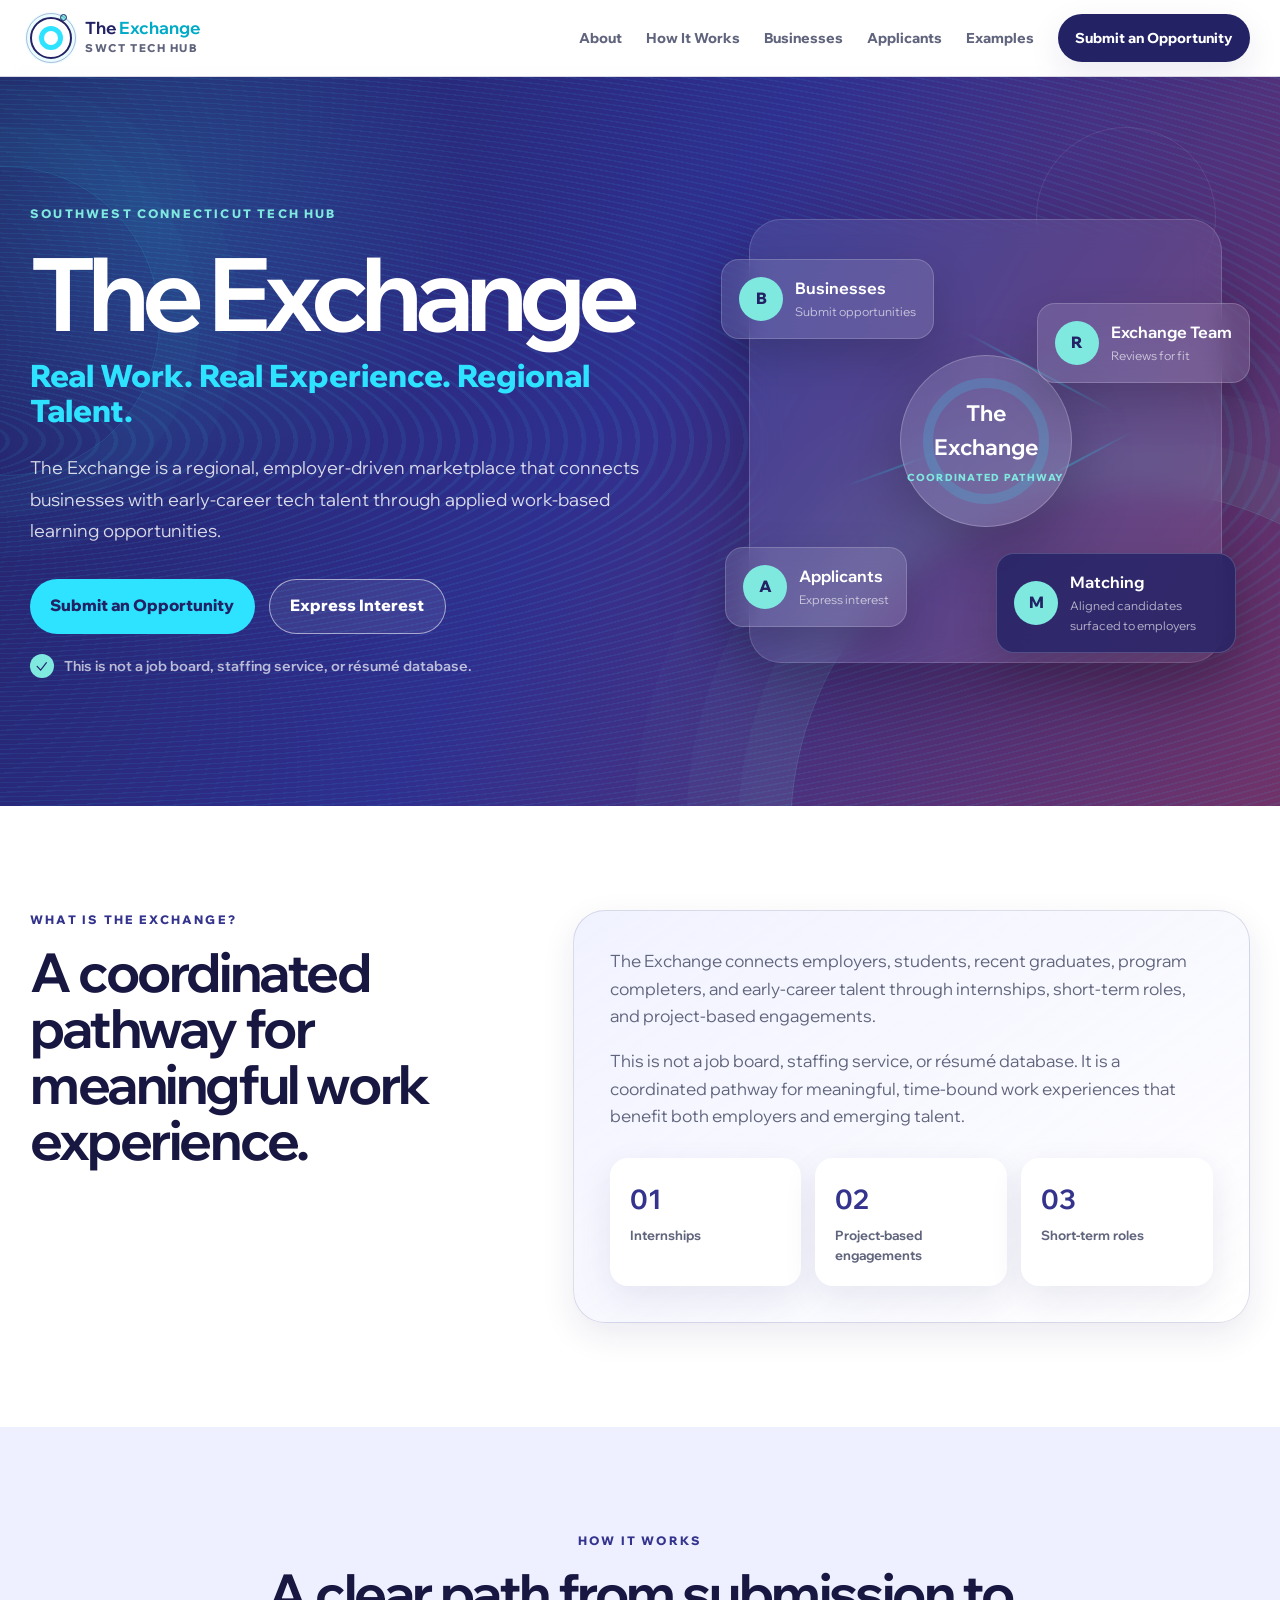
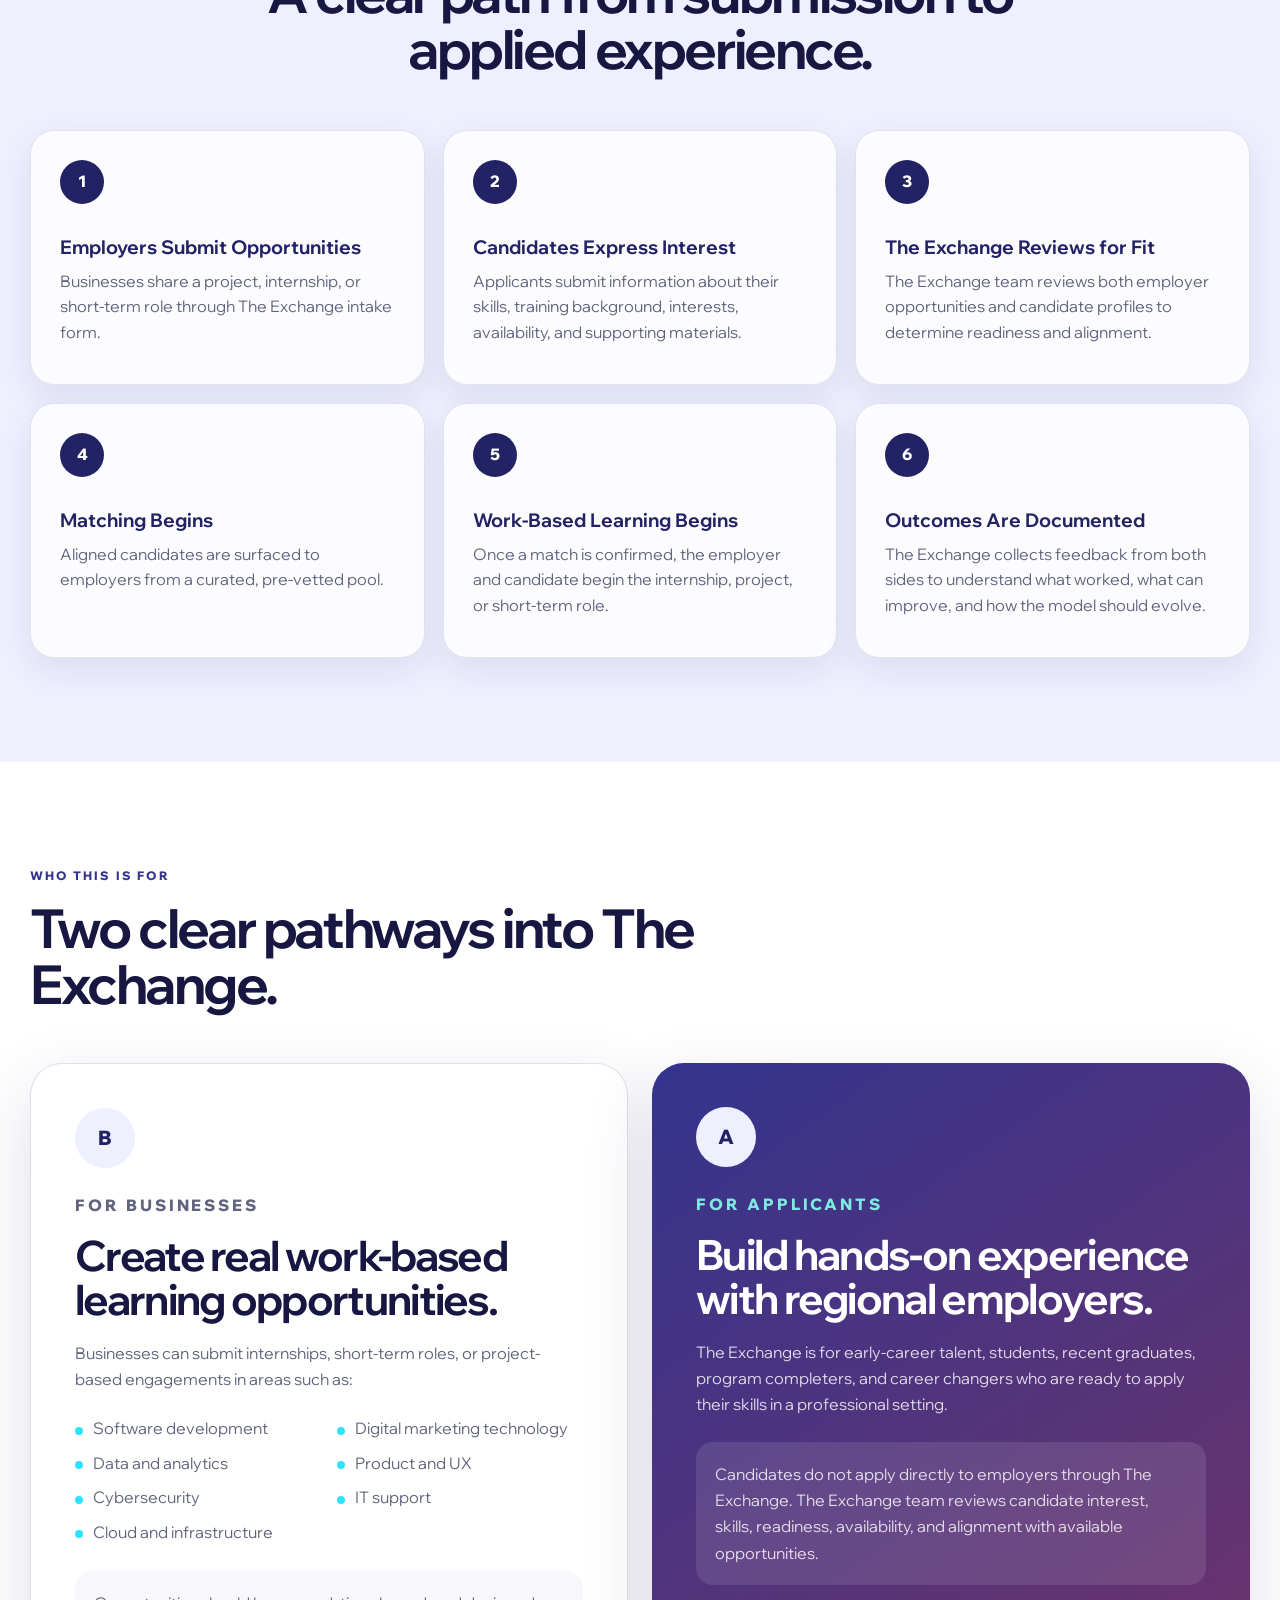
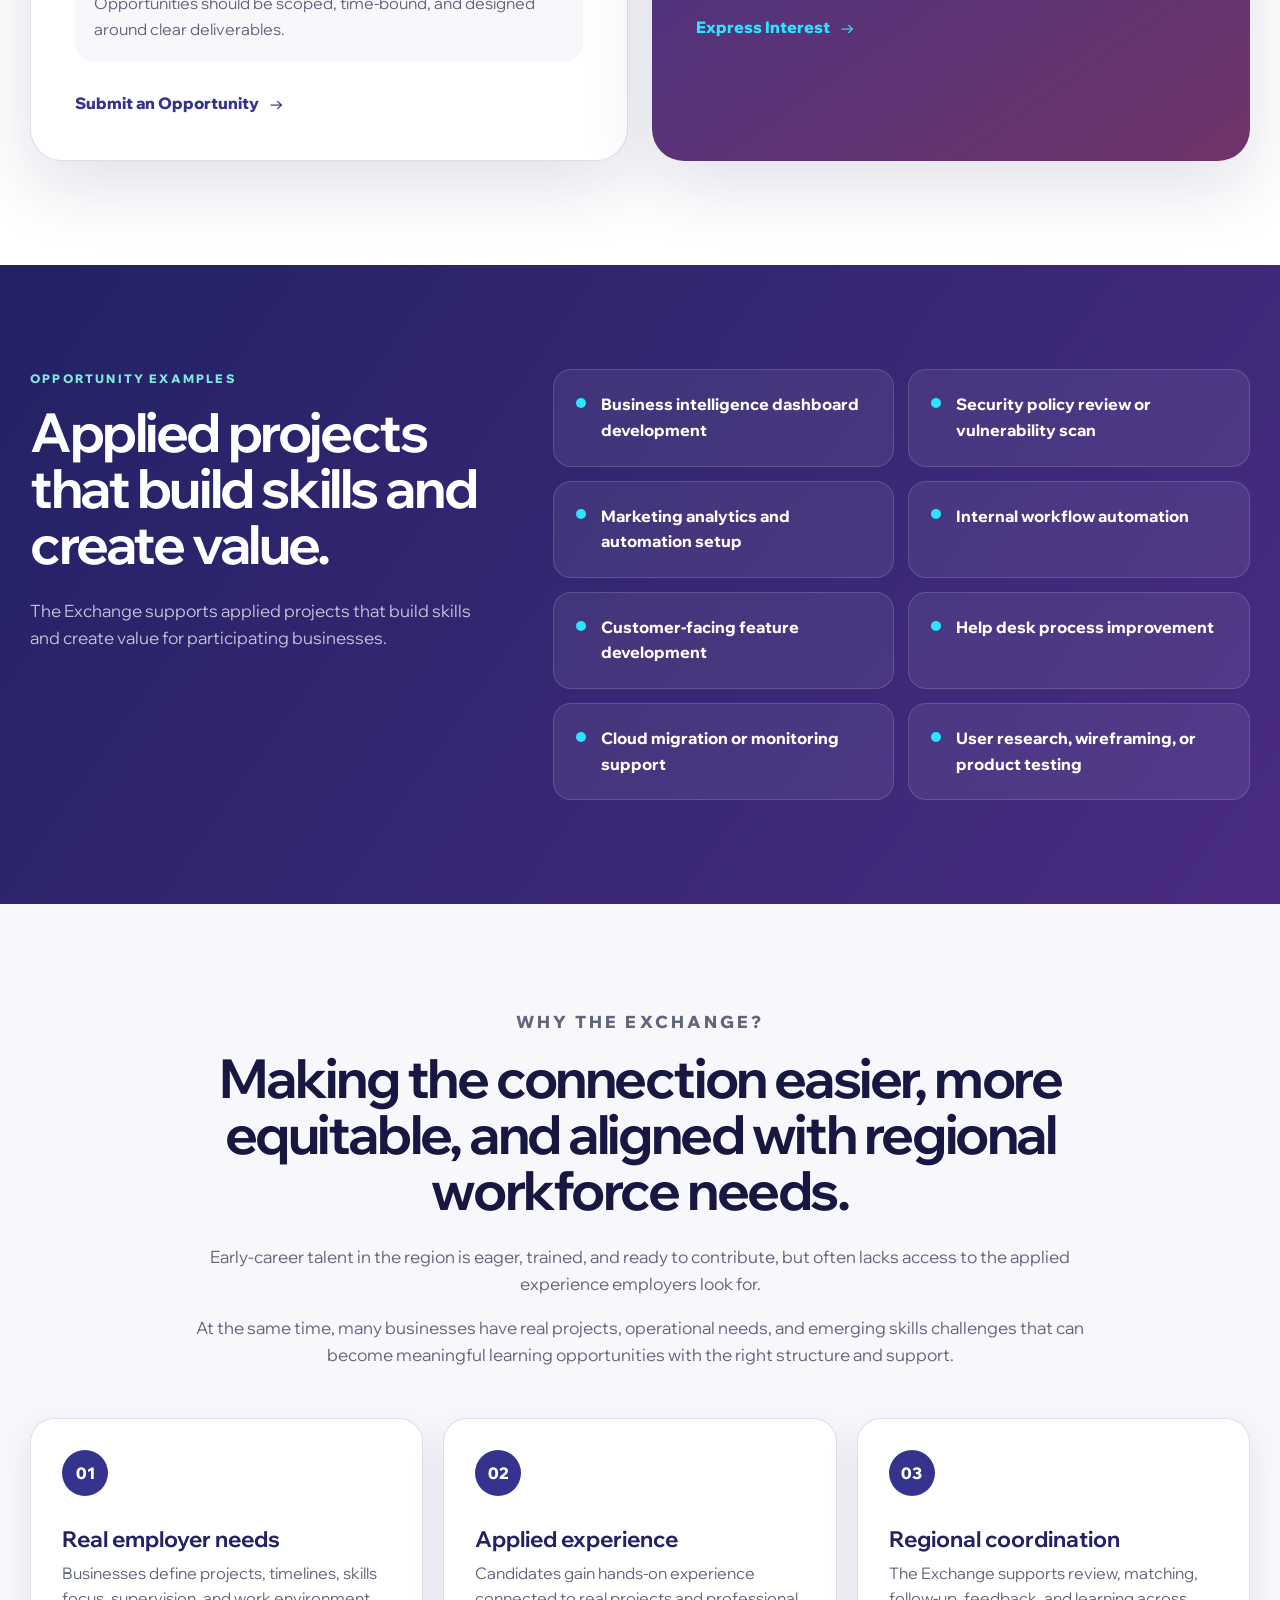
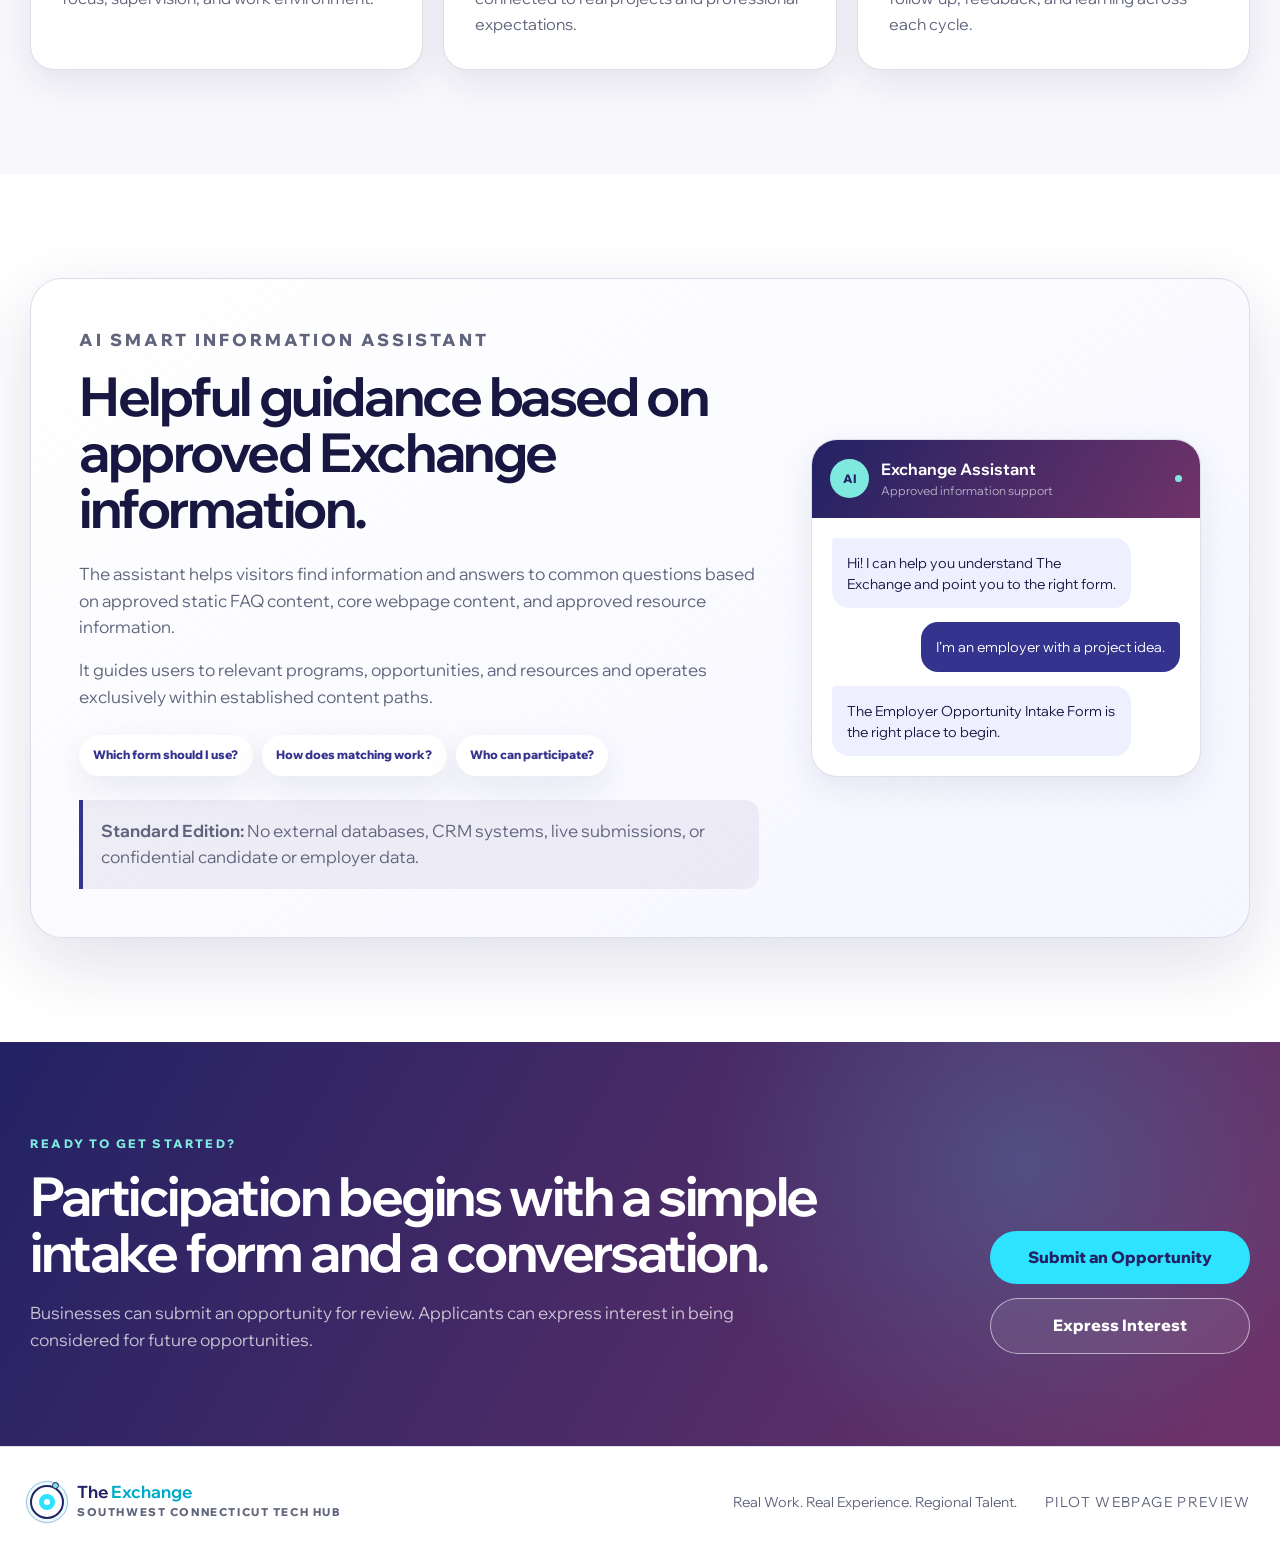
<file: Preview Site/the-exchange-hybrid-version 2/index.html>
<!doctype html>
<html lang="en">
<head>
  <meta charset="utf-8">
  <meta name="viewport" content="width=device-width, initial-scale=1">
  <meta name="description" content="The Exchange connects businesses with early-career tech talent through applied work-based learning opportunities.">
  <title>The Exchange | Southwest Connecticut Tech Hub</title>
  <link rel="preconnect" href="https://fonts.googleapis.com">
  <link rel="preconnect" href="https://fonts.gstatic.com" crossorigin>
  <link href="https://fonts.googleapis.com/css2?family=Wix+Madefor+Display:wght@400;500;600;700;800&display=swap" rel="stylesheet">
  <link rel="stylesheet" href="style.css">
</head>
<body>
  <a class="skip-link" href="#main">Skip to content</a>

  <header class="site-header">
    <div class="container nav-wrap">
      <a class="brand" href="#top" aria-label="The Exchange home">
        <span class="brand-symbol" aria-hidden="true"><i></i></span>
        <span class="brand-copy">
          <strong>The <span>Exchange</span></strong>
          <small>SWCT Tech Hub</small>
        </span>
      </a>

      <button class="menu-button" type="button" aria-expanded="false" aria-controls="site-nav">Menu</button>

      <nav class="nav-links" id="site-nav" aria-label="Primary navigation">
        <a href="#about">About</a>
        <a href="#how-it-works">How It Works</a>
        <a href="#businesses">Businesses</a>
        <a href="#applicants">Applicants</a>
        <a href="#examples">Examples</a>
        <a class="nav-cta" href="https://docs.google.com/forms/d/e/1FAIpQLSco4Kxa0eZ4RQufsUt5GV_s9_rcIC5j_H87R6EBUiwMVIWEHw/viewform?usp=sharing&ouid=100522455523658235827" target="_blank" rel="noopener">Submit an Opportunity</a>
      </nav>
    </div>
  </header>

  <main id="main">
    <section class="hero" id="top">
      <div class="hero-orbit hero-orbit-one" aria-hidden="true"></div>
      <div class="hero-orbit hero-orbit-two" aria-hidden="true"></div>
      <div class="container hero-grid">
        <div class="hero-copy">
          <p class="eyebrow">Southwest Connecticut Tech Hub</p>
          <h1>The Exchange</h1>
          <p class="hero-tagline">Real Work. Real Experience. Regional Talent.</p>
          <p class="hero-intro">The Exchange is a regional, employer-driven marketplace that connects businesses with early-career tech talent through applied work-based learning opportunities.</p>
          <div class="button-row">
            <a class="button button-primary" href="https://docs.google.com/forms/d/e/1FAIpQLSco4Kxa0eZ4RQufsUt5GV_s9_rcIC5j_H87R6EBUiwMVIWEHw/viewform?usp=sharing&ouid=100522455523658235827" target="_blank" rel="noopener">Submit an Opportunity</a>
            <a class="button button-ghost" href="https://docs.google.com/forms/d/e/1FAIpQLSfRYo6pgUQsIBrTIhKknnrYG1G-Yk2tPBesPFSG4Wg1rphSHg/viewform?usp=sharing&ouid=100522455523658235827" target="_blank" rel="noopener">Express Interest</a>
          </div>
          <p class="hero-note"><span aria-hidden="true">✓</span>This is not a job board, staffing service, or résumé database.</p>
        </div>

        <div class="network-visual" aria-label="The Exchange connects businesses, applicants, and the Exchange team">
          <div class="network-panel"></div>
          <span class="network-line line-one"></span>
          <span class="network-line line-two"></span>
          <span class="network-line line-three"></span>

          <div class="network-center">
            <div class="center-ring"></div>
            <strong>The Exchange</strong>
            <small>Coordinated pathway</small>
          </div>

          <article class="network-card employer-node">
            <span class="node-icon">B</span>
            <span><strong>Businesses</strong><small>Submit opportunities</small></span>
          </article>

          <article class="network-card candidate-node">
            <span class="node-icon">A</span>
            <span><strong>Applicants</strong><small>Express interest</small></span>
          </article>

          <article class="network-card review-node">
            <span class="node-icon">R</span>
            <span><strong>Exchange Team</strong><small>Reviews for fit</small></span>
          </article>

          <article class="network-card match-node">
            <span class="node-icon">M</span>
            <span><strong>Matching</strong><small>Aligned candidates surfaced to employers</small></span>
          </article>
        </div>
      </div>
    </section>

    <section class="section about" id="about">
      <div class="container about-grid">
        <div class="section-heading">
          <p class="kicker">What Is The Exchange?</p>
          <h2>A coordinated pathway for meaningful work experience.</h2>
        </div>
        <div class="about-card">
          <p>The Exchange connects employers, students, recent graduates, program completers, and early-career talent through internships, short-term roles, and project-based engagements.</p>
          <p>This is not a job board, staffing service, or résumé database. It is a coordinated pathway for meaningful, time-bound work experiences that benefit both employers and emerging talent.</p>
          <div class="about-highlights" aria-label="Types of engagement">
            <div><strong>01</strong><span>Internships</span></div>
            <div><strong>02</strong><span>Project-based engagements</span></div>
            <div><strong>03</strong><span>Short-term roles</span></div>
          </div>
        </div>
      </div>
    </section>

    <section class="section process" id="how-it-works">
      <div class="container">
        <div class="section-heading centered">
          <p class="kicker">How It Works</p>
          <h2>A clear path from submission to applied experience.</h2>
        </div>

        <ol class="process-grid">
          <li class="process-card">
            <span class="step">1</span>
            <h3>Employers Submit Opportunities</h3>
            <p>Businesses share a project, internship, or short-term role through The Exchange intake form.</p>
          </li>
          <li class="process-card">
            <span class="step">2</span>
            <h3>Candidates Express Interest</h3>
            <p>Applicants submit information about their skills, training background, interests, availability, and supporting materials.</p>
          </li>
          <li class="process-card">
            <span class="step">3</span>
            <h3>The Exchange Reviews for Fit</h3>
            <p>The Exchange team reviews both employer opportunities and candidate profiles to determine readiness and alignment.</p>
          </li>
          <li class="process-card">
            <span class="step">4</span>
            <h3>Matching Begins</h3>
            <p>Aligned candidates are surfaced to employers from a curated, pre-vetted pool.</p>
          </li>
          <li class="process-card">
            <span class="step">5</span>
            <h3>Work-Based Learning Begins</h3>
            <p>Once a match is confirmed, the employer and candidate begin the internship, project, or short-term role.</p>
          </li>
          <li class="process-card">
            <span class="step">6</span>
            <h3>Outcomes Are Documented</h3>
            <p>The Exchange collects feedback from both sides to understand what worked, what can improve, and how the model should evolve.</p>
          </li>
        </ol>
      </div>
    </section>

    <section class="section audiences" id="who-this-is-for">
      <div class="container">
        <div class="section-heading">
          <p class="kicker">Who This Is For</p>
          <h2>Two clear pathways into The Exchange.</h2>
        </div>

        <div class="audience-grid">
          <article class="audience-card business-card" id="businesses">
            <div class="audience-icon" aria-hidden="true">B</div>
            <p class="card-label">For Businesses</p>
            <h3>Create real work-based learning opportunities.</h3>
            <p>Businesses can submit internships, short-term roles, or project-based engagements in areas such as:</p>
            <ul class="skill-list">
              <li>Software development</li>
              <li>Data and analytics</li>
              <li>Cybersecurity</li>
              <li>Cloud and infrastructure</li>
              <li>Digital marketing technology</li>
              <li>Product and UX</li>
              <li>IT support</li>
            </ul>
            <p class="card-note">Opportunities should be scoped, time-bound, and designed around clear deliverables.</p>
            <a class="audience-link" href="https://docs.google.com/forms/d/e/1FAIpQLSco4Kxa0eZ4RQufsUt5GV_s9_rcIC5j_H87R6EBUiwMVIWEHw/viewform?usp=sharing&ouid=100522455523658235827" target="_blank" rel="noopener">Submit an Opportunity <span aria-hidden="true">→</span></a>
          </article>

          <article class="audience-card applicant-card" id="applicants">
            <div class="audience-icon" aria-hidden="true">A</div>
            <p class="card-label">For Applicants</p>
            <h3>Build hands-on experience with regional employers.</h3>
            <p>The Exchange is for early-career talent, students, recent graduates, program completers, and career changers who are ready to apply their skills in a professional setting.</p>
            <p class="card-note">Candidates do not apply directly to employers through The Exchange. The Exchange team reviews candidate interest, skills, readiness, availability, and alignment with available opportunities.</p>
            <a class="audience-link" href="https://docs.google.com/forms/d/e/1FAIpQLSfRYo6pgUQsIBrTIhKknnrYG1G-Yk2tPBesPFSG4Wg1rphSHg/viewform?usp=sharing&ouid=100522455523658235827" target="_blank" rel="noopener">Express Interest <span aria-hidden="true">→</span></a>
          </article>
        </div>
      </div>
    </section>

    <section class="section examples" id="examples">
      <div class="container examples-grid">
        <div class="examples-copy">
          <p class="kicker kicker-light">Opportunity Examples</p>
          <h2>Applied projects that build skills and create value.</h2>
          <p>The Exchange supports applied projects that build skills and create value for participating businesses.</p>
        </div>
        <div class="example-list">
          <div class="example-item">Business intelligence dashboard development</div>
          <div class="example-item">Security policy review or vulnerability scan</div>
          <div class="example-item">Marketing analytics and automation setup</div>
          <div class="example-item">Internal workflow automation</div>
          <div class="example-item">Customer-facing feature development</div>
          <div class="example-item">Help desk process improvement</div>
          <div class="example-item">Cloud migration or monitoring support</div>
          <div class="example-item">User research, wireframing, or product testing</div>
        </div>
      </div>
    </section>

    <section class="section why" id="why">
      <div class="container">
        <div class="why-heading">
          <p class="kicker">Why The Exchange?</p>
          <h2>Making the connection easier, more equitable, and aligned with regional workforce needs.</h2>
          <p>Early-career talent in the region is eager, trained, and ready to contribute, but often lacks access to the applied experience employers look for.</p>
          <p>At the same time, many businesses have real projects, operational needs, and emerging skills challenges that can become meaningful learning opportunities with the right structure and support.</p>
        </div>
        <div class="why-grid">
          <article class="why-card">
            <span class="why-number">01</span>
            <h3>Real employer needs</h3>
            <p>Businesses define projects, timelines, skills focus, supervision, and work environment.</p>
          </article>
          <article class="why-card">
            <span class="why-number">02</span>
            <h3>Applied experience</h3>
            <p>Candidates gain hands-on experience connected to real projects and professional expectations.</p>
          </article>
          <article class="why-card">
            <span class="why-number">03</span>
            <h3>Regional coordination</h3>
            <p>The Exchange supports review, matching, follow-up, feedback, and learning across each cycle.</p>
          </article>
        </div>
      </div>
    </section>

    <section class="section assistant-section" id="assistant">
      <div class="container assistant-shell">
        <div class="assistant-copy">
          <p class="kicker">AI Smart Information Assistant</p>
          <h2>Helpful guidance based on approved Exchange information.</h2>
          <p>The assistant helps visitors find information and answers to common questions based on approved static FAQ content, core webpage content, and approved resource information.</p>
          <p>It guides users to relevant programs, opportunities, and resources and operates exclusively within established content paths.</p>
          <div class="assistant-prompts">
            <span>Which form should I use?</span>
            <span>How does matching work?</span>
            <span>Who can participate?</span>
          </div>
          <p class="assistant-limit"><strong>Standard Edition:</strong> No external databases, CRM systems, live submissions, or confidential candidate or employer data.</p>
        </div>

        <div class="chat-card" aria-label="Example Exchange Assistant conversation">
          <div class="chat-header">
            <span class="chat-avatar">AI</span>
            <div><strong>Exchange Assistant</strong><small>Approved information support</small></div>
            <i aria-hidden="true"></i>
          </div>
          <div class="chat-body">
            <div class="message assistant-message">Hi! I can help you understand The Exchange and point you to the right form.</div>
            <div class="message user-message">I’m an employer with a project idea.</div>
            <div class="message assistant-message">The Employer Opportunity Intake Form is the right place to begin.</div>
          </div>
        </div>
      </div>
    </section>

    <section class="final-cta" id="get-started">
      <div class="container final-cta-inner">
        <div>
          <p class="kicker kicker-light">Ready to Get Started?</p>
          <h2>Participation begins with a simple intake form and a conversation.</h2>
          <p>Businesses can submit an opportunity for review. Applicants can express interest in being considered for future opportunities.</p>
        </div>
        <div class="button-row final-buttons">
          <a class="button button-primary" href="https://docs.google.com/forms/d/e/1FAIpQLSco4Kxa0eZ4RQufsUt5GV_s9_rcIC5j_H87R6EBUiwMVIWEHw/viewform?usp=sharing&ouid=100522455523658235827" target="_blank" rel="noopener">Submit an Opportunity</a>
          <a class="button button-ghost" href="https://docs.google.com/forms/d/e/1FAIpQLSfRYo6pgUQsIBrTIhKknnrYG1G-Yk2tPBesPFSG4Wg1rphSHg/viewform?usp=sharing&ouid=100522455523658235827" target="_blank" rel="noopener">Express Interest</a>
        </div>
      </div>
    </section>
  </main>

  <footer class="site-footer">
    <div class="container footer-grid">
      <a class="brand footer-brand" href="#top" aria-label="Return to top">
        <span class="brand-symbol" aria-hidden="true"><i></i></span>
        <span class="brand-copy">
          <strong>The <span>Exchange</span></strong>
          <small>Southwest Connecticut Tech Hub</small>
        </span>
      </a>
      <p>Real Work. Real Experience. Regional Talent.</p>
      <p class="footer-note">Pilot webpage preview</p>
    </div>
  </footer>

  <script src="script.js"></script>
</body>
</html>
</file>
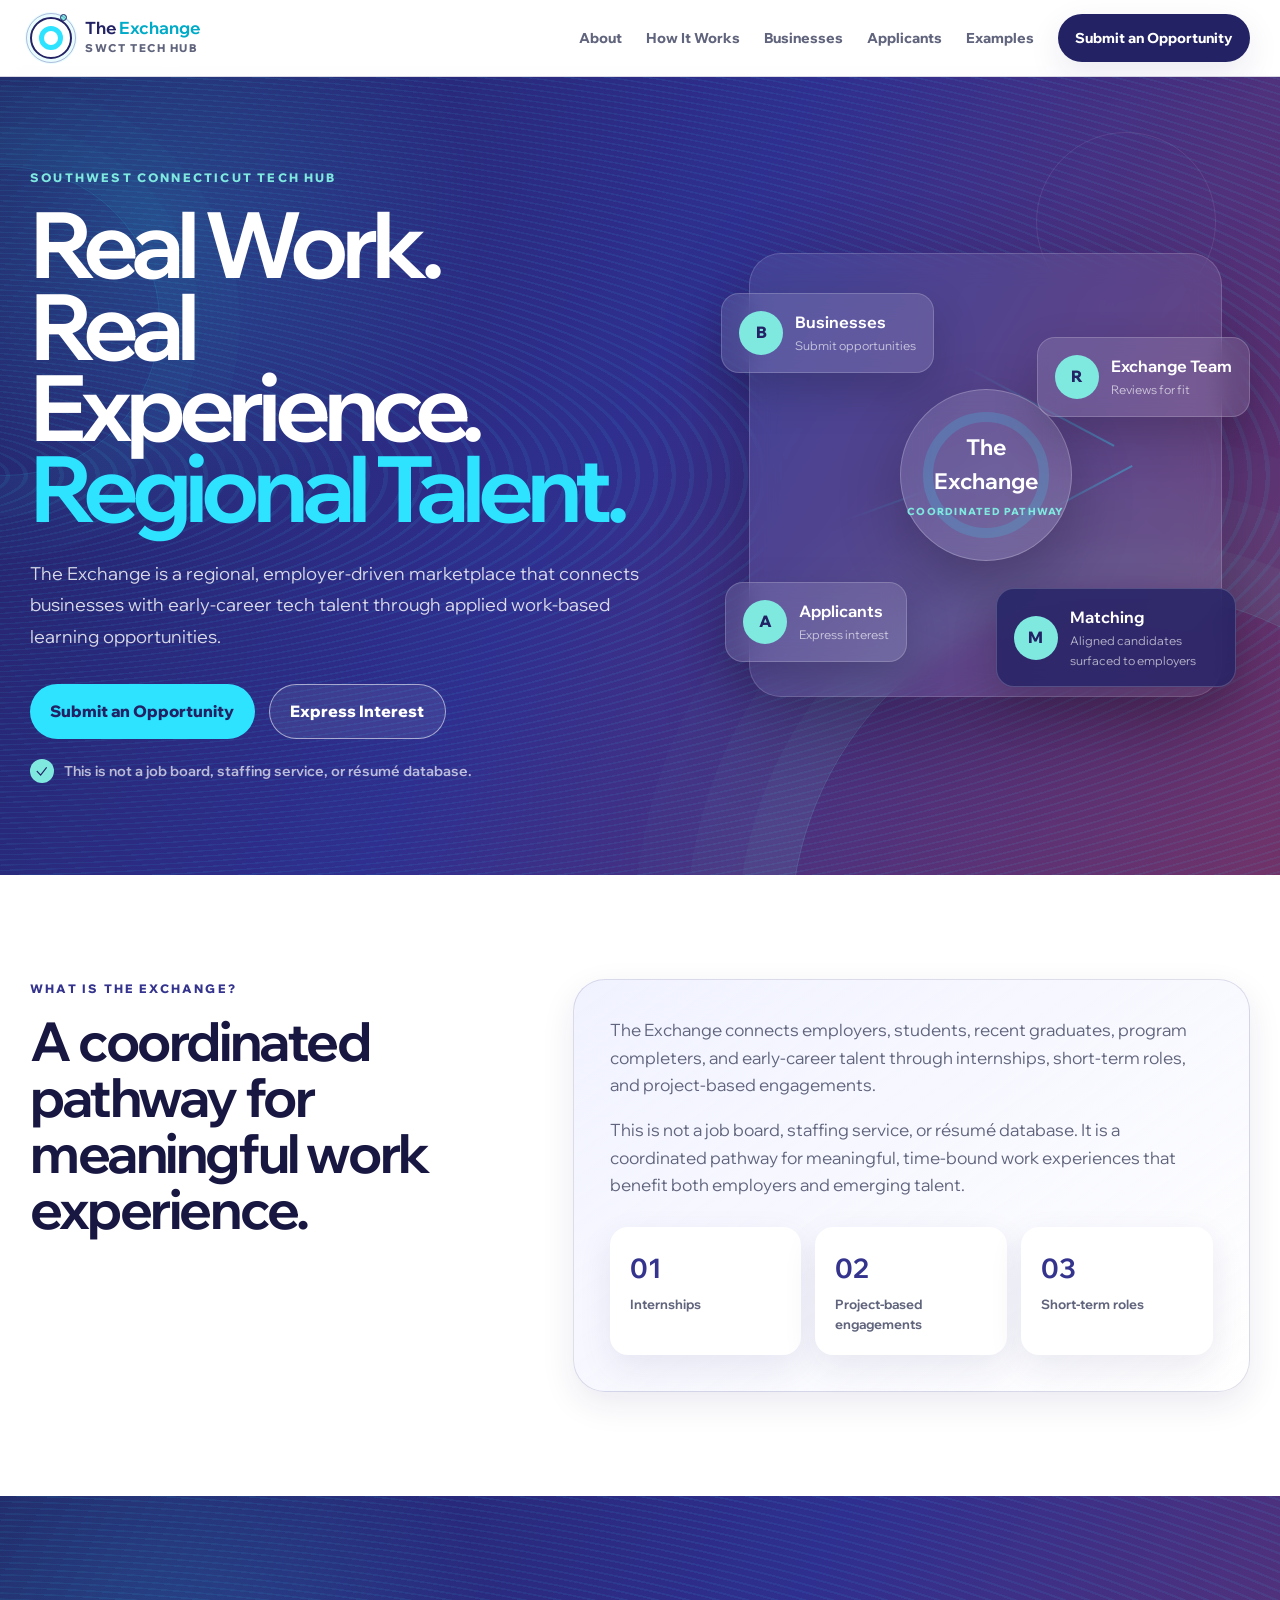
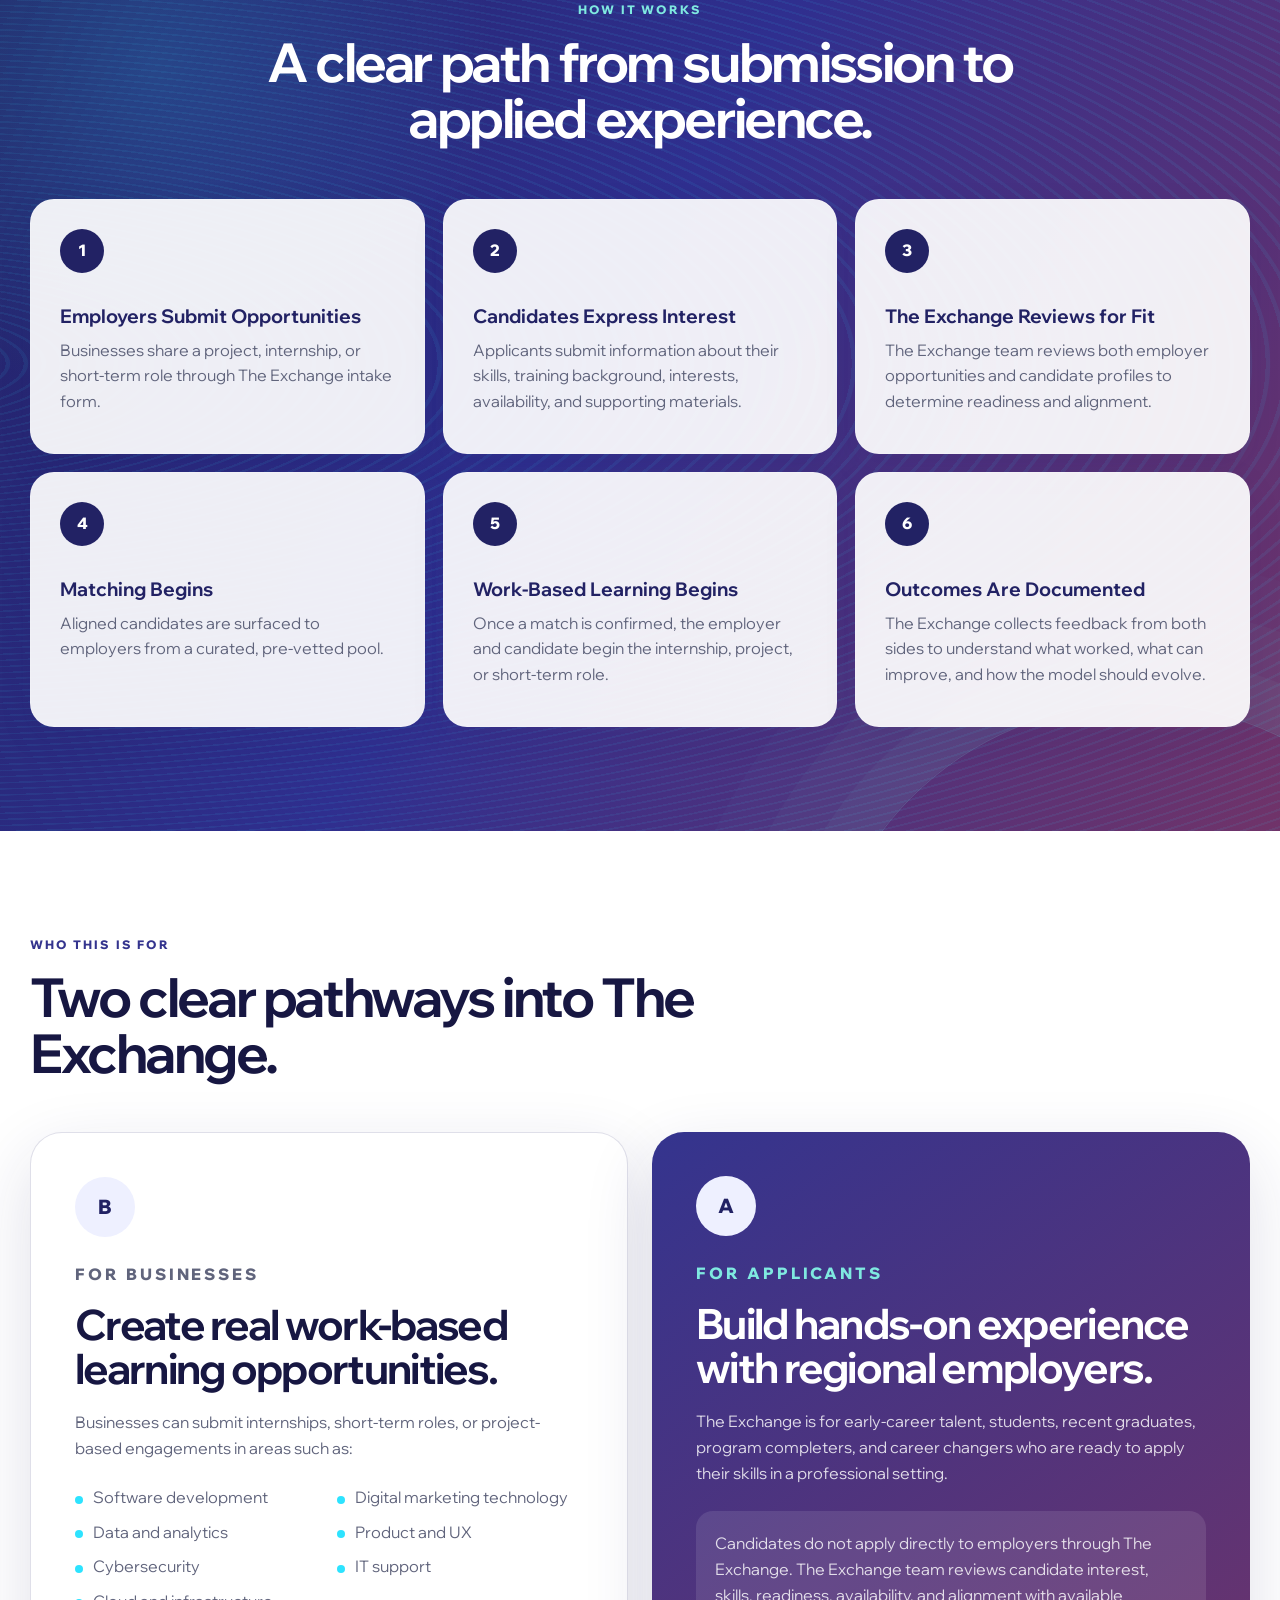
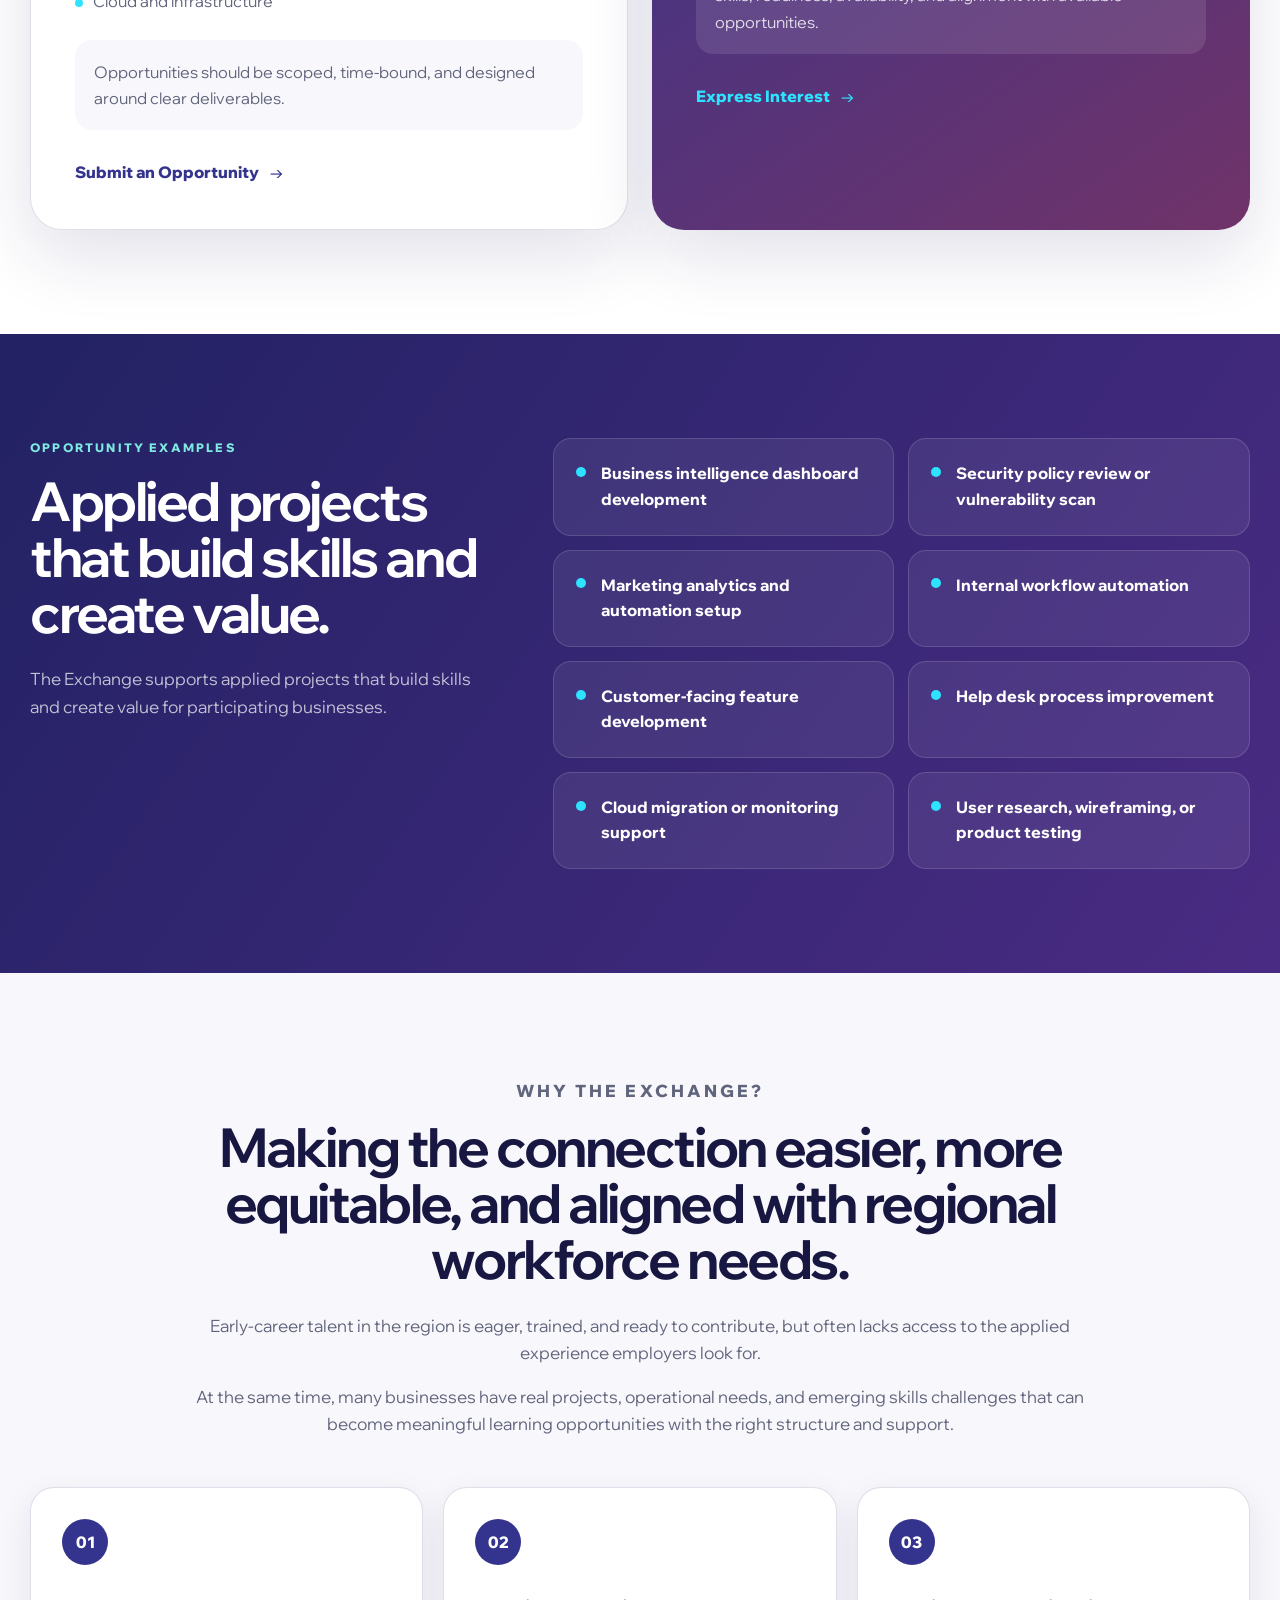
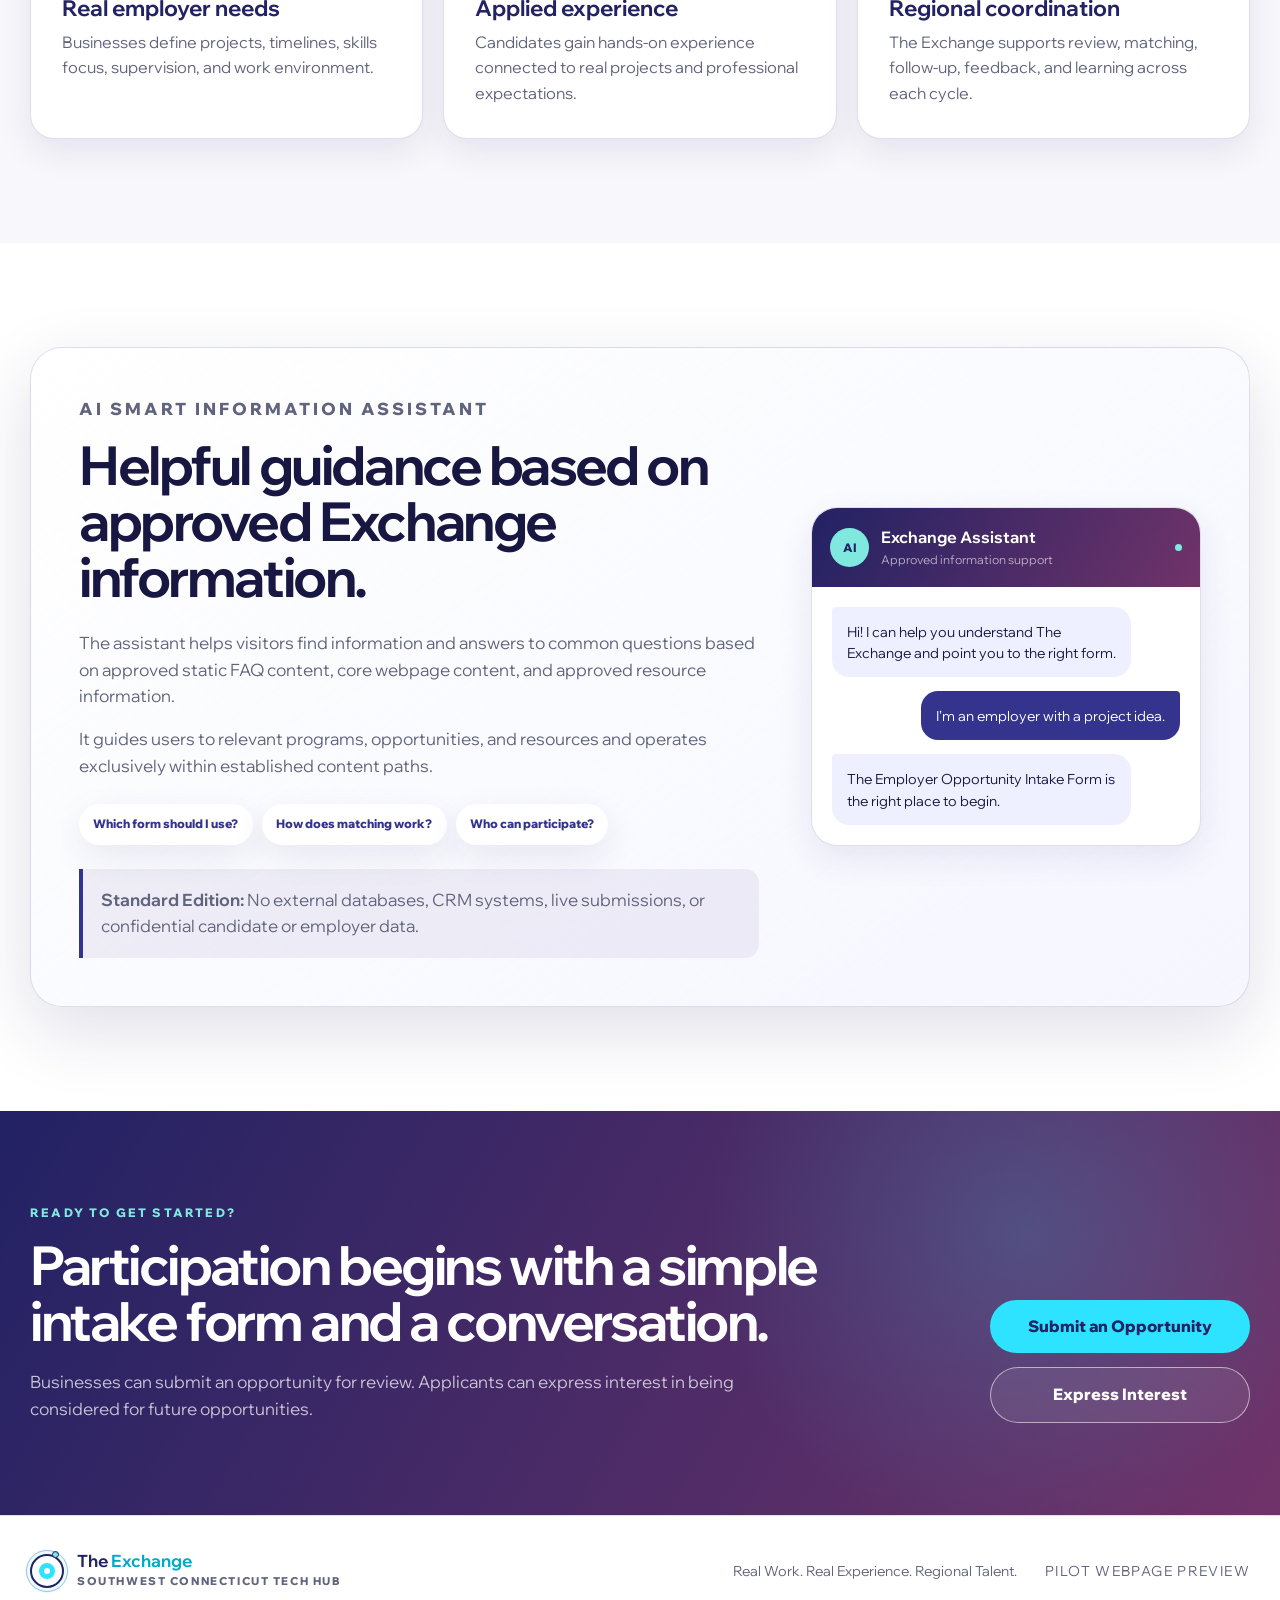
<file: Preview Site/the-exchange-hybrid-version-animated/index.html>
<!doctype html>
<html lang="en">
<head>
  <meta charset="utf-8">
  <meta name="viewport" content="width=device-width, initial-scale=1">
  <meta name="description" content="The Exchange connects businesses with early-career tech talent through applied work-based learning opportunities.">
  <title>The Exchange | Southwest Connecticut Tech Hub</title>
  <link rel="preconnect" href="https://fonts.googleapis.com">
  <link rel="preconnect" href="https://fonts.gstatic.com" crossorigin>
  <link href="https://fonts.googleapis.com/css2?family=Wix+Madefor+Display:wght@400;500;600;700;800&display=swap" rel="stylesheet">
  <link rel="stylesheet" href="style.css">
</head>
<body>
  <a class="skip-link" href="#main">Skip to content</a>

  <header class="site-header">
    <div class="container nav-wrap">
      <a class="brand" href="#top" aria-label="The Exchange home">
        <span class="brand-symbol" aria-hidden="true"><i></i></span>
        <span class="brand-copy">
          <strong>The <span>Exchange</span></strong>
          <small>SWCT Tech Hub</small>
        </span>
      </a>

      <button class="menu-button" type="button" aria-expanded="false" aria-controls="site-nav">Menu</button>

      <nav class="nav-links" id="site-nav" aria-label="Primary navigation">
        <a href="#about">About</a>
        <a href="#how-it-works">How It Works</a>
        <a href="#businesses">Businesses</a>
        <a href="#applicants">Applicants</a>
        <a href="#examples">Examples</a>
        <a class="nav-cta" href="https://docs.google.com/forms/d/e/1FAIpQLSco4Kxa0eZ4RQufsUt5GV_s9_rcIC5j_H87R6EBUiwMVIWEHw/viewform?usp=sharing&ouid=100522455523658235827" target="_blank" rel="noopener">Submit an Opportunity</a>
      </nav>
    </div>
  </header>

  <main id="main">
    <section class="hero" id="top">
      <div class="hero-orbit hero-orbit-one" aria-hidden="true"></div>
      <div class="hero-orbit hero-orbit-two" aria-hidden="true"></div>
      <div class="container hero-grid">
        <div class="hero-copy">
          <p class="eyebrow">Southwest Connecticut Tech Hub</p>
          <h1 class="hero-headline">
            <span>Real Work.</span>
            <span>Real Experience.</span>
            <span class="accent-line">Regional Talent.</span>
          </h1>
          <p class="hero-intro">The Exchange is a regional, employer-driven marketplace that connects businesses with early-career tech talent through applied work-based learning opportunities.</p>
          <div class="button-row">
            <a class="button button-primary" href="https://docs.google.com/forms/d/e/1FAIpQLSco4Kxa0eZ4RQufsUt5GV_s9_rcIC5j_H87R6EBUiwMVIWEHw/viewform?usp=sharing&ouid=100522455523658235827" target="_blank" rel="noopener">Submit an Opportunity</a>
            <a class="button button-ghost" href="https://docs.google.com/forms/d/e/1FAIpQLSfRYo6pgUQsIBrTIhKknnrYG1G-Yk2tPBesPFSG4Wg1rphSHg/viewform?usp=sharing&ouid=100522455523658235827" target="_blank" rel="noopener">Express Interest</a>
          </div>
          <p class="hero-note"><span aria-hidden="true">✓</span>This is not a job board, staffing service, or résumé database.</p>
        </div>

        <div class="network-visual" aria-label="The Exchange connects businesses, applicants, and the Exchange team">
          <div class="network-panel"></div>
          <span class="network-line line-one"></span>
          <span class="network-line line-two"></span>
          <span class="network-line line-three"></span>

          <div class="network-center">
            <div class="center-ring"></div>
            <strong>The Exchange</strong>
            <small>Coordinated pathway</small>
          </div>

          <article class="network-card employer-node">
            <span class="node-icon">B</span>
            <span><strong>Businesses</strong><small>Submit opportunities</small></span>
          </article>

          <article class="network-card candidate-node">
            <span class="node-icon">A</span>
            <span><strong>Applicants</strong><small>Express interest</small></span>
          </article>

          <article class="network-card review-node">
            <span class="node-icon">R</span>
            <span><strong>Exchange Team</strong><small>Reviews for fit</small></span>
          </article>

          <article class="network-card match-node">
            <span class="node-icon">M</span>
            <span><strong>Matching</strong><small>Aligned candidates surfaced to employers</small></span>
          </article>
        </div>
      </div>
    </section>

    <section class="section about" id="about">
      <div class="container about-grid">
        <div class="section-heading">
          <p class="kicker">What Is The Exchange?</p>
          <h2>A coordinated pathway for meaningful work experience.</h2>
        </div>
        <div class="about-card">
          <p>The Exchange connects employers, students, recent graduates, program completers, and early-career talent through internships, short-term roles, and project-based engagements.</p>
          <p>This is not a job board, staffing service, or résumé database. It is a coordinated pathway for meaningful, time-bound work experiences that benefit both employers and emerging talent.</p>
          <div class="about-highlights" aria-label="Types of engagement">
            <div><strong>01</strong><span>Internships</span></div>
            <div><strong>02</strong><span>Project-based engagements</span></div>
            <div><strong>03</strong><span>Short-term roles</span></div>
          </div>
        </div>
      </div>
    </section>

    <section class="section process" id="how-it-works">
      <div class="container">
        <div class="section-heading centered">
          <p class="kicker">How It Works</p>
          <h2>A clear path from submission to applied experience.</h2>
        </div>

        <ol class="process-grid">
          <li class="process-card">
            <span class="step">1</span>
            <h3>Employers Submit Opportunities</h3>
            <p>Businesses share a project, internship, or short-term role through The Exchange intake form.</p>
          </li>
          <li class="process-card">
            <span class="step">2</span>
            <h3>Candidates Express Interest</h3>
            <p>Applicants submit information about their skills, training background, interests, availability, and supporting materials.</p>
          </li>
          <li class="process-card">
            <span class="step">3</span>
            <h3>The Exchange Reviews for Fit</h3>
            <p>The Exchange team reviews both employer opportunities and candidate profiles to determine readiness and alignment.</p>
          </li>
          <li class="process-card">
            <span class="step">4</span>
            <h3>Matching Begins</h3>
            <p>Aligned candidates are surfaced to employers from a curated, pre-vetted pool.</p>
          </li>
          <li class="process-card">
            <span class="step">5</span>
            <h3>Work-Based Learning Begins</h3>
            <p>Once a match is confirmed, the employer and candidate begin the internship, project, or short-term role.</p>
          </li>
          <li class="process-card">
            <span class="step">6</span>
            <h3>Outcomes Are Documented</h3>
            <p>The Exchange collects feedback from both sides to understand what worked, what can improve, and how the model should evolve.</p>
          </li>
        </ol>
      </div>
    </section>

    <section class="section audiences" id="who-this-is-for">
      <div class="container">
        <div class="section-heading">
          <p class="kicker">Who This Is For</p>
          <h2>Two clear pathways into The Exchange.</h2>
        </div>

        <div class="audience-grid">
          <article class="audience-card business-card" id="businesses">
            <div class="audience-icon" aria-hidden="true">B</div>
            <p class="card-label">For Businesses</p>
            <h3>Create real work-based learning opportunities.</h3>
            <p>Businesses can submit internships, short-term roles, or project-based engagements in areas such as:</p>
            <ul class="skill-list">
              <li>Software development</li>
              <li>Data and analytics</li>
              <li>Cybersecurity</li>
              <li>Cloud and infrastructure</li>
              <li>Digital marketing technology</li>
              <li>Product and UX</li>
              <li>IT support</li>
            </ul>
            <p class="card-note">Opportunities should be scoped, time-bound, and designed around clear deliverables.</p>
            <a class="audience-link" href="https://docs.google.com/forms/d/e/1FAIpQLSco4Kxa0eZ4RQufsUt5GV_s9_rcIC5j_H87R6EBUiwMVIWEHw/viewform?usp=sharing&ouid=100522455523658235827" target="_blank" rel="noopener">Submit an Opportunity <span aria-hidden="true">→</span></a>
          </article>

          <article class="audience-card applicant-card" id="applicants">
            <div class="audience-icon" aria-hidden="true">A</div>
            <p class="card-label">For Applicants</p>
            <h3>Build hands-on experience with regional employers.</h3>
            <p>The Exchange is for early-career talent, students, recent graduates, program completers, and career changers who are ready to apply their skills in a professional setting.</p>
            <p class="card-note">Candidates do not apply directly to employers through The Exchange. The Exchange team reviews candidate interest, skills, readiness, availability, and alignment with available opportunities.</p>
            <a class="audience-link" href="https://docs.google.com/forms/d/e/1FAIpQLSfRYo6pgUQsIBrTIhKknnrYG1G-Yk2tPBesPFSG4Wg1rphSHg/viewform?usp=sharing&ouid=100522455523658235827" target="_blank" rel="noopener">Express Interest <span aria-hidden="true">→</span></a>
          </article>
        </div>
      </div>
    </section>

    <section class="section examples" id="examples">
      <div class="container examples-grid">
        <div class="examples-copy">
          <p class="kicker kicker-light">Opportunity Examples</p>
          <h2>Applied projects that build skills and create value.</h2>
          <p>The Exchange supports applied projects that build skills and create value for participating businesses.</p>
        </div>
        <div class="example-list">
          <div class="example-item">Business intelligence dashboard development</div>
          <div class="example-item">Security policy review or vulnerability scan</div>
          <div class="example-item">Marketing analytics and automation setup</div>
          <div class="example-item">Internal workflow automation</div>
          <div class="example-item">Customer-facing feature development</div>
          <div class="example-item">Help desk process improvement</div>
          <div class="example-item">Cloud migration or monitoring support</div>
          <div class="example-item">User research, wireframing, or product testing</div>
        </div>
      </div>
    </section>

    <section class="section why" id="why">
      <div class="container">
        <div class="why-heading">
          <p class="kicker">Why The Exchange?</p>
          <h2>Making the connection easier, more equitable, and aligned with regional workforce needs.</h2>
          <p>Early-career talent in the region is eager, trained, and ready to contribute, but often lacks access to the applied experience employers look for.</p>
          <p>At the same time, many businesses have real projects, operational needs, and emerging skills challenges that can become meaningful learning opportunities with the right structure and support.</p>
        </div>
        <div class="why-grid">
          <article class="why-card">
            <span class="why-number">01</span>
            <h3>Real employer needs</h3>
            <p>Businesses define projects, timelines, skills focus, supervision, and work environment.</p>
          </article>
          <article class="why-card">
            <span class="why-number">02</span>
            <h3>Applied experience</h3>
            <p>Candidates gain hands-on experience connected to real projects and professional expectations.</p>
          </article>
          <article class="why-card">
            <span class="why-number">03</span>
            <h3>Regional coordination</h3>
            <p>The Exchange supports review, matching, follow-up, feedback, and learning across each cycle.</p>
          </article>
        </div>
      </div>
    </section>

    <section class="section assistant-section" id="assistant">
      <div class="container assistant-shell">
        <div class="assistant-copy">
          <p class="kicker">AI Smart Information Assistant</p>
          <h2>Helpful guidance based on approved Exchange information.</h2>
          <p>The assistant helps visitors find information and answers to common questions based on approved static FAQ content, core webpage content, and approved resource information.</p>
          <p>It guides users to relevant programs, opportunities, and resources and operates exclusively within established content paths.</p>
          <div class="assistant-prompts">
            <span>Which form should I use?</span>
            <span>How does matching work?</span>
            <span>Who can participate?</span>
          </div>
          <p class="assistant-limit"><strong>Standard Edition:</strong> No external databases, CRM systems, live submissions, or confidential candidate or employer data.</p>
        </div>

        <div class="chat-card" aria-label="Example Exchange Assistant conversation">
          <div class="chat-header">
            <span class="chat-avatar">AI</span>
            <div><strong>Exchange Assistant</strong><small>Approved information support</small></div>
            <i aria-hidden="true"></i>
          </div>
          <div class="chat-body">
            <div class="message assistant-message">Hi! I can help you understand The Exchange and point you to the right form.</div>
            <div class="message user-message">I’m an employer with a project idea.</div>
            <div class="message assistant-message">The Employer Opportunity Intake Form is the right place to begin.</div>
          </div>
        </div>
      </div>
    </section>

    <section class="final-cta" id="get-started">
      <div class="container final-cta-inner">
        <div>
          <p class="kicker kicker-light">Ready to Get Started?</p>
          <h2>Participation begins with a simple intake form and a conversation.</h2>
          <p>Businesses can submit an opportunity for review. Applicants can express interest in being considered for future opportunities.</p>
        </div>
        <div class="button-row final-buttons">
          <a class="button button-primary" href="https://docs.google.com/forms/d/e/1FAIpQLSco4Kxa0eZ4RQufsUt5GV_s9_rcIC5j_H87R6EBUiwMVIWEHw/viewform?usp=sharing&ouid=100522455523658235827" target="_blank" rel="noopener">Submit an Opportunity</a>
          <a class="button button-ghost" href="https://docs.google.com/forms/d/e/1FAIpQLSfRYo6pgUQsIBrTIhKknnrYG1G-Yk2tPBesPFSG4Wg1rphSHg/viewform?usp=sharing&ouid=100522455523658235827" target="_blank" rel="noopener">Express Interest</a>
        </div>
      </div>
    </section>
  </main>

  <footer class="site-footer">
    <div class="container footer-grid">
      <a class="brand footer-brand" href="#top" aria-label="Return to top">
        <span class="brand-symbol" aria-hidden="true"><i></i></span>
        <span class="brand-copy">
          <strong>The <span>Exchange</span></strong>
          <small>Southwest Connecticut Tech Hub</small>
        </span>
      </a>
      <p>Real Work. Real Experience. Regional Talent.</p>
      <p class="footer-note">Pilot webpage preview</p>
    </div>
  </footer>

  <script src="script.js"></script>
</body>
</html>
</file>
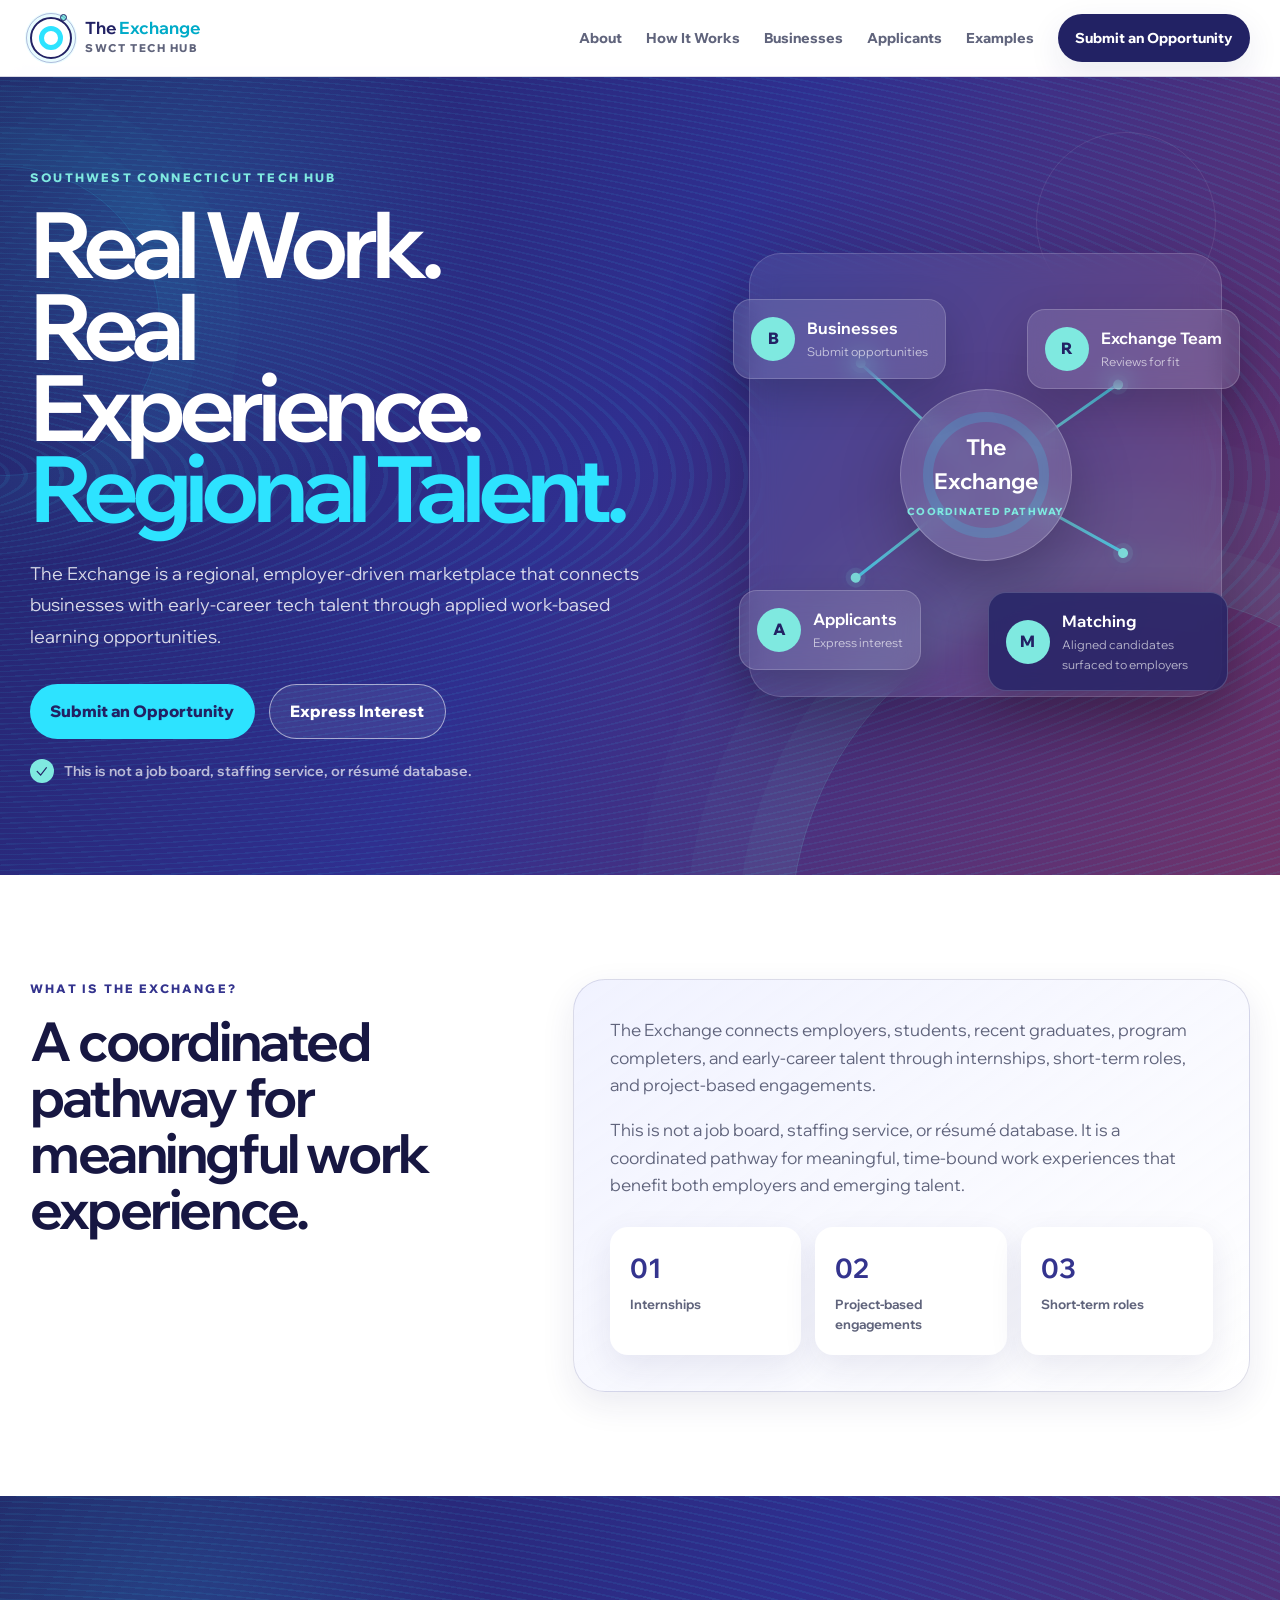
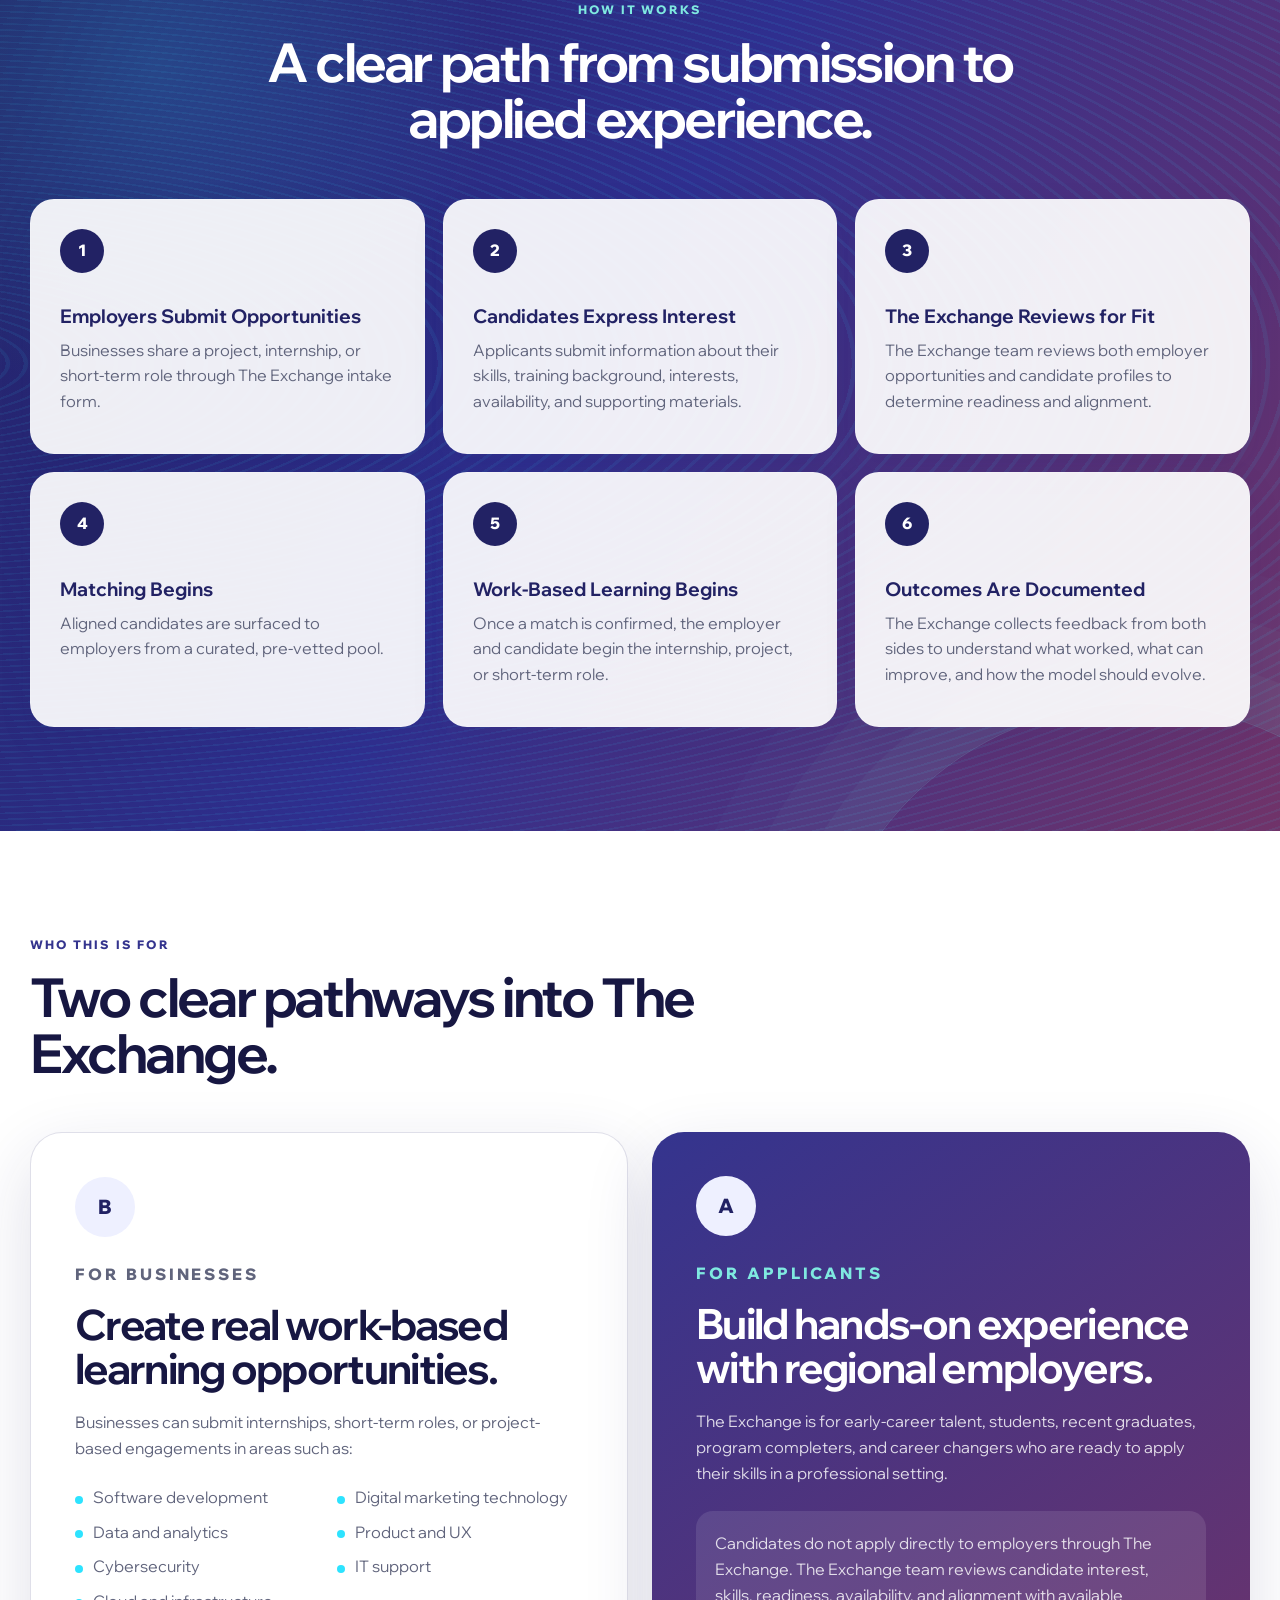
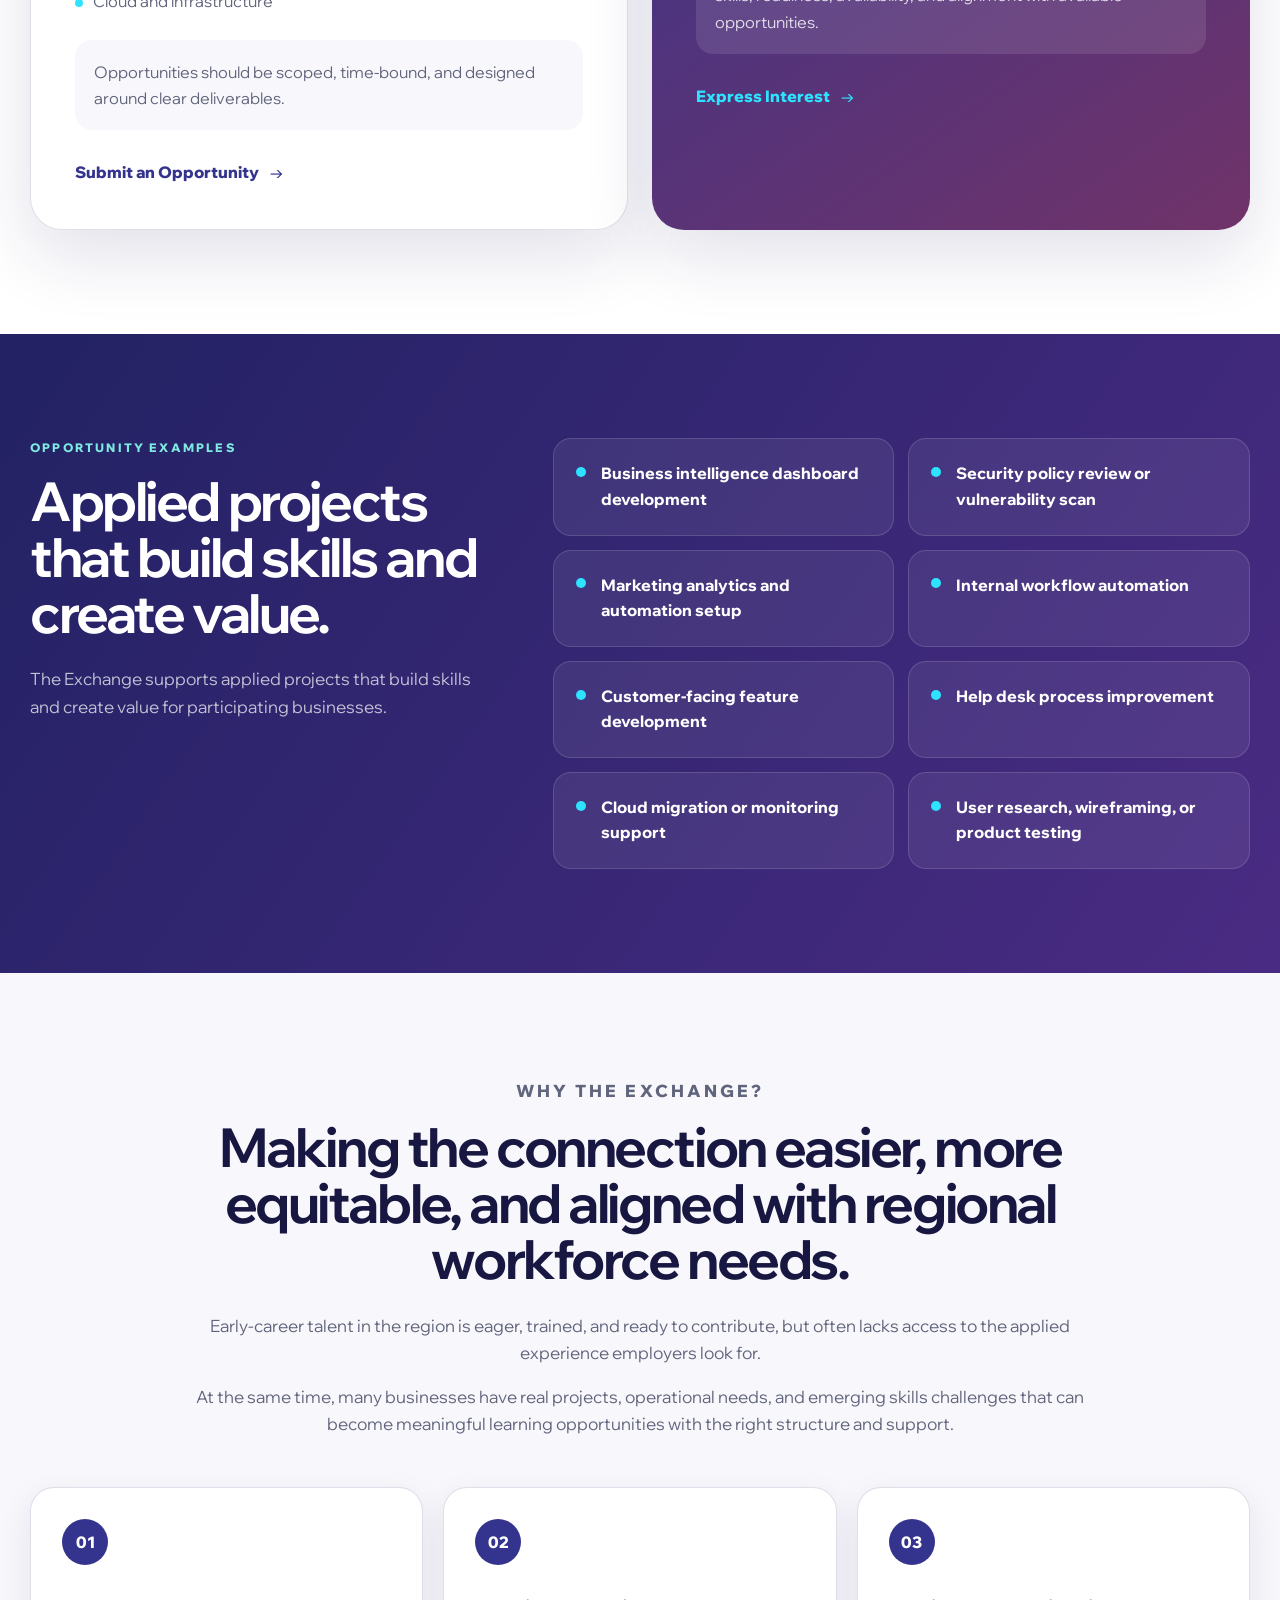
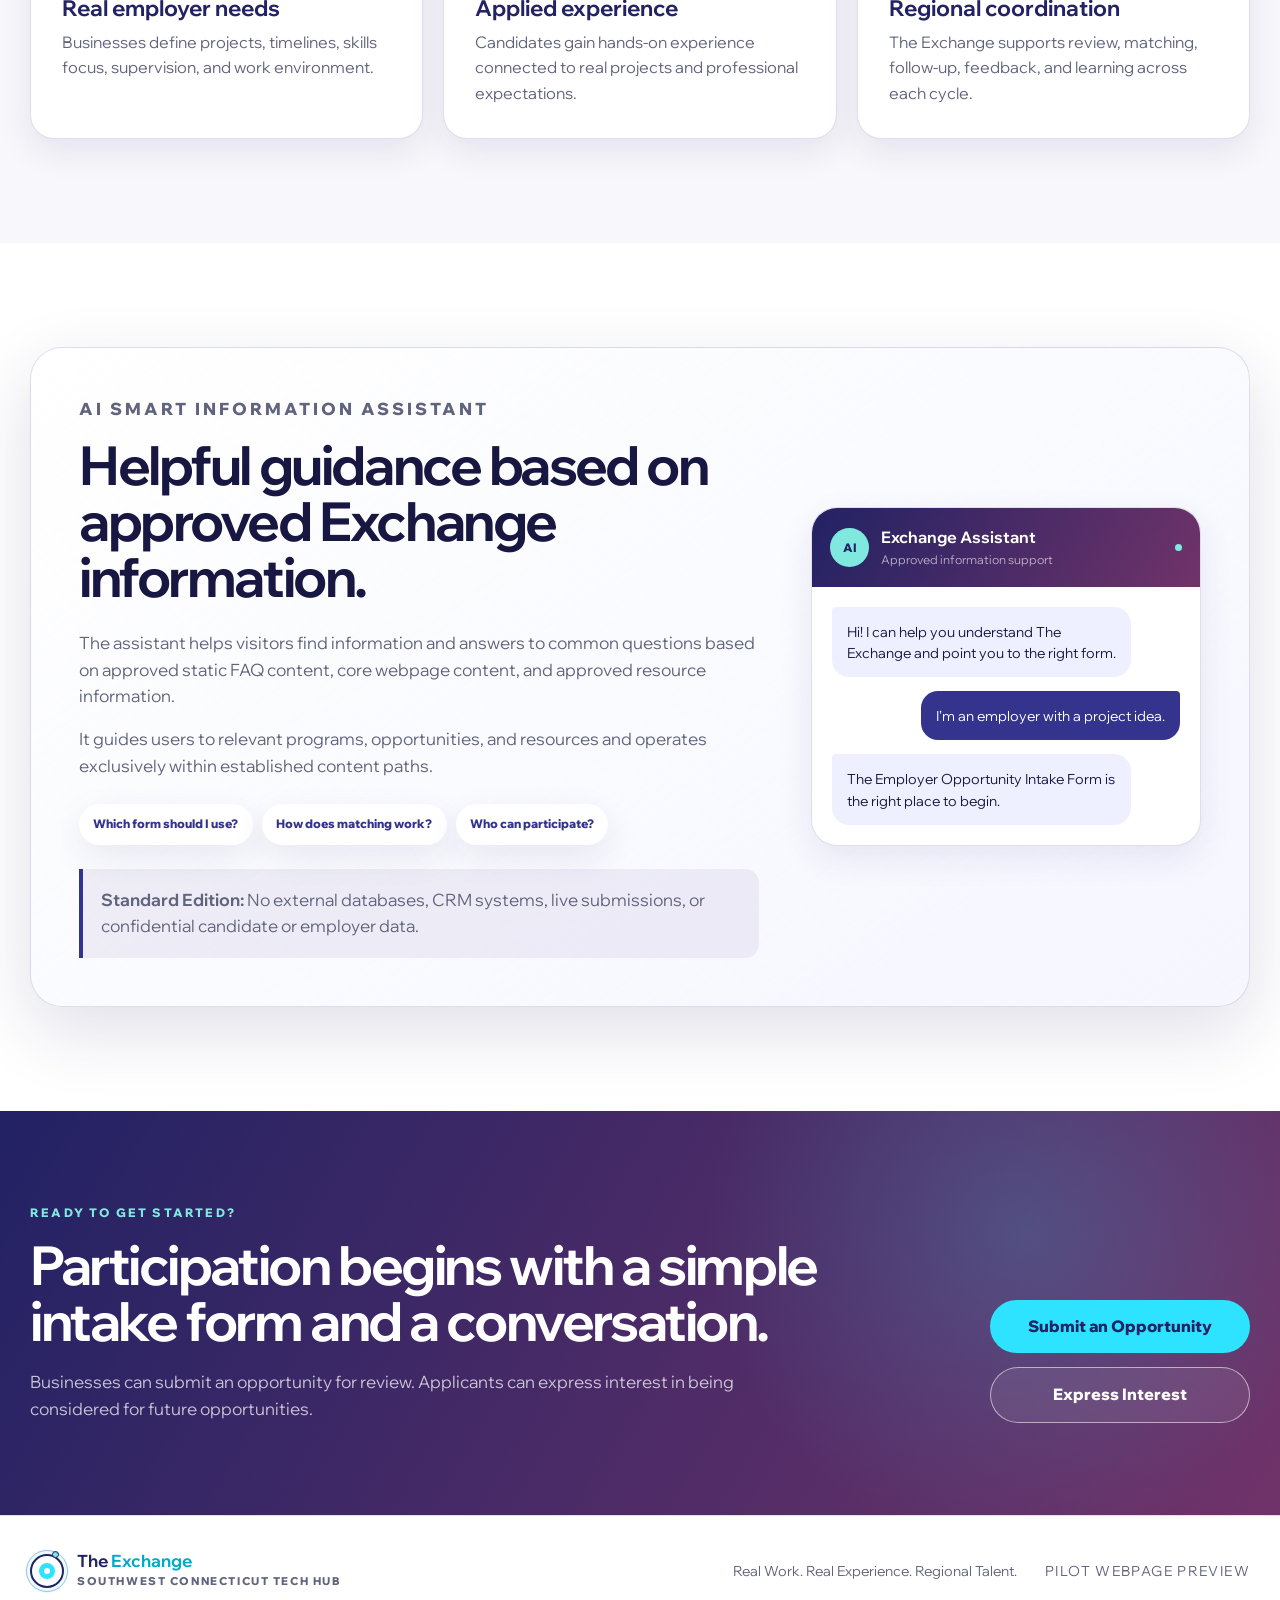
<file: Preview Site/the-exchange-hybrid-version-connected 2/index.html>
<!doctype html>
<html lang="en">
<head>
  <meta charset="utf-8">
  <meta name="viewport" content="width=device-width, initial-scale=1">
  <meta name="description" content="The Exchange connects businesses with early-career tech talent through applied work-based learning opportunities.">
  <title>The Exchange | Southwest Connecticut Tech Hub</title>
  <link rel="preconnect" href="https://fonts.googleapis.com">
  <link rel="preconnect" href="https://fonts.gstatic.com" crossorigin>
  <link href="https://fonts.googleapis.com/css2?family=Wix+Madefor+Display:wght@400;500;600;700;800&display=swap" rel="stylesheet">
  <link rel="stylesheet" href="style.css">
</head>
<body>
  <a class="skip-link" href="#main">Skip to content</a>

  <header class="site-header">
    <div class="container nav-wrap">
      <a class="brand" href="#top" aria-label="The Exchange home">
        <span class="brand-symbol" aria-hidden="true"><i></i></span>
        <span class="brand-copy">
          <strong>The <span>Exchange</span></strong>
          <small>SWCT Tech Hub</small>
        </span>
      </a>

      <button class="menu-button" type="button" aria-expanded="false" aria-controls="site-nav">Menu</button>

      <nav class="nav-links" id="site-nav" aria-label="Primary navigation">
        <a href="#about">About</a>
        <a href="#how-it-works">How It Works</a>
        <a href="#businesses">Businesses</a>
        <a href="#applicants">Applicants</a>
        <a href="#examples">Examples</a>
        <a class="nav-cta" href="https://docs.google.com/forms/d/e/1FAIpQLSco4Kxa0eZ4RQufsUt5GV_s9_rcIC5j_H87R6EBUiwMVIWEHw/viewform?usp=sharing&ouid=100522455523658235827" target="_blank" rel="noopener">Submit an Opportunity</a>
      </nav>
    </div>
  </header>

  <main id="main">
    <section class="hero" id="top">
      <div class="hero-orbit hero-orbit-one" aria-hidden="true"></div>
      <div class="hero-orbit hero-orbit-two" aria-hidden="true"></div>
      <div class="container hero-grid">
        <div class="hero-copy">
          <p class="eyebrow">Southwest Connecticut Tech Hub</p>
          <h1 class="hero-headline">
            <span>Real Work.</span>
            <span>Real Experience.</span>
            <span class="accent-line">Regional Talent.</span>
          </h1>
          <p class="hero-intro">The Exchange is a regional, employer-driven marketplace that connects businesses with early-career tech talent through applied work-based learning opportunities.</p>
          <div class="button-row">
            <a class="button button-primary" href="https://docs.google.com/forms/d/e/1FAIpQLSco4Kxa0eZ4RQufsUt5GV_s9_rcIC5j_H87R6EBUiwMVIWEHw/viewform?usp=sharing&ouid=100522455523658235827" target="_blank" rel="noopener">Submit an Opportunity</a>
            <a class="button button-ghost" href="https://docs.google.com/forms/d/e/1FAIpQLSfRYo6pgUQsIBrTIhKknnrYG1G-Yk2tPBesPFSG4Wg1rphSHg/viewform?usp=sharing&ouid=100522455523658235827" target="_blank" rel="noopener">Express Interest</a>
          </div>
          <p class="hero-note"><span aria-hidden="true">✓</span>This is not a job board, staffing service, or résumé database.</p>
        </div>

        <div class="network-visual" aria-label="The Exchange connects businesses, applicants, and the Exchange team">
          <div class="network-panel"></div>
          <span class="network-line line-one"></span>
          <span class="network-line line-two"></span>
          <span class="network-line line-three"></span>
          <span class="network-line line-four"></span>

          <div class="network-center">
            <div class="center-ring"></div>
            <strong>The Exchange</strong>
            <small>Coordinated pathway</small>
          </div>

          <article class="network-card employer-node">
            <span class="node-icon">B</span>
            <span><strong>Businesses</strong><small>Submit opportunities</small></span>
          </article>

          <article class="network-card candidate-node">
            <span class="node-icon">A</span>
            <span><strong>Applicants</strong><small>Express interest</small></span>
          </article>

          <article class="network-card review-node">
            <span class="node-icon">R</span>
            <span><strong>Exchange Team</strong><small>Reviews for fit</small></span>
          </article>

          <article class="network-card match-node">
            <span class="node-icon">M</span>
            <span><strong>Matching</strong><small>Aligned candidates surfaced to employers</small></span>
          </article>
        </div>
      </div>
    </section>

    <section class="section about" id="about">
      <div class="container about-grid">
        <div class="section-heading">
          <p class="kicker">What Is The Exchange?</p>
          <h2>A coordinated pathway for meaningful work experience.</h2>
        </div>
        <div class="about-card">
          <p>The Exchange connects employers, students, recent graduates, program completers, and early-career talent through internships, short-term roles, and project-based engagements.</p>
          <p>This is not a job board, staffing service, or résumé database. It is a coordinated pathway for meaningful, time-bound work experiences that benefit both employers and emerging talent.</p>
          <div class="about-highlights" aria-label="Types of engagement">
            <div><strong>01</strong><span>Internships</span></div>
            <div><strong>02</strong><span>Project-based engagements</span></div>
            <div><strong>03</strong><span>Short-term roles</span></div>
          </div>
        </div>
      </div>
    </section>

    <section class="section process" id="how-it-works">
      <div class="container">
        <div class="section-heading centered">
          <p class="kicker">How It Works</p>
          <h2>A clear path from submission to applied experience.</h2>
        </div>

        <ol class="process-grid">
          <li class="process-card">
            <span class="step">1</span>
            <h3>Employers Submit Opportunities</h3>
            <p>Businesses share a project, internship, or short-term role through The Exchange intake form.</p>
          </li>
          <li class="process-card">
            <span class="step">2</span>
            <h3>Candidates Express Interest</h3>
            <p>Applicants submit information about their skills, training background, interests, availability, and supporting materials.</p>
          </li>
          <li class="process-card">
            <span class="step">3</span>
            <h3>The Exchange Reviews for Fit</h3>
            <p>The Exchange team reviews both employer opportunities and candidate profiles to determine readiness and alignment.</p>
          </li>
          <li class="process-card">
            <span class="step">4</span>
            <h3>Matching Begins</h3>
            <p>Aligned candidates are surfaced to employers from a curated, pre-vetted pool.</p>
          </li>
          <li class="process-card">
            <span class="step">5</span>
            <h3>Work-Based Learning Begins</h3>
            <p>Once a match is confirmed, the employer and candidate begin the internship, project, or short-term role.</p>
          </li>
          <li class="process-card">
            <span class="step">6</span>
            <h3>Outcomes Are Documented</h3>
            <p>The Exchange collects feedback from both sides to understand what worked, what can improve, and how the model should evolve.</p>
          </li>
        </ol>
      </div>
    </section>

    <section class="section audiences" id="who-this-is-for">
      <div class="container">
        <div class="section-heading">
          <p class="kicker">Who This Is For</p>
          <h2>Two clear pathways into The Exchange.</h2>
        </div>

        <div class="audience-grid">
          <article class="audience-card business-card" id="businesses">
            <div class="audience-icon" aria-hidden="true">B</div>
            <p class="card-label">For Businesses</p>
            <h3>Create real work-based learning opportunities.</h3>
            <p>Businesses can submit internships, short-term roles, or project-based engagements in areas such as:</p>
            <ul class="skill-list">
              <li>Software development</li>
              <li>Data and analytics</li>
              <li>Cybersecurity</li>
              <li>Cloud and infrastructure</li>
              <li>Digital marketing technology</li>
              <li>Product and UX</li>
              <li>IT support</li>
            </ul>
            <p class="card-note">Opportunities should be scoped, time-bound, and designed around clear deliverables.</p>
            <a class="audience-link" href="https://docs.google.com/forms/d/e/1FAIpQLSco4Kxa0eZ4RQufsUt5GV_s9_rcIC5j_H87R6EBUiwMVIWEHw/viewform?usp=sharing&ouid=100522455523658235827" target="_blank" rel="noopener">Submit an Opportunity <span aria-hidden="true">→</span></a>
          </article>

          <article class="audience-card applicant-card" id="applicants">
            <div class="audience-icon" aria-hidden="true">A</div>
            <p class="card-label">For Applicants</p>
            <h3>Build hands-on experience with regional employers.</h3>
            <p>The Exchange is for early-career talent, students, recent graduates, program completers, and career changers who are ready to apply their skills in a professional setting.</p>
            <p class="card-note">Candidates do not apply directly to employers through The Exchange. The Exchange team reviews candidate interest, skills, readiness, availability, and alignment with available opportunities.</p>
            <a class="audience-link" href="https://docs.google.com/forms/d/e/1FAIpQLSfRYo6pgUQsIBrTIhKknnrYG1G-Yk2tPBesPFSG4Wg1rphSHg/viewform?usp=sharing&ouid=100522455523658235827" target="_blank" rel="noopener">Express Interest <span aria-hidden="true">→</span></a>
          </article>
        </div>
      </div>
    </section>

    <section class="section examples" id="examples">
      <div class="container examples-grid">
        <div class="examples-copy">
          <p class="kicker kicker-light">Opportunity Examples</p>
          <h2>Applied projects that build skills and create value.</h2>
          <p>The Exchange supports applied projects that build skills and create value for participating businesses.</p>
        </div>
        <div class="example-list">
          <div class="example-item">Business intelligence dashboard development</div>
          <div class="example-item">Security policy review or vulnerability scan</div>
          <div class="example-item">Marketing analytics and automation setup</div>
          <div class="example-item">Internal workflow automation</div>
          <div class="example-item">Customer-facing feature development</div>
          <div class="example-item">Help desk process improvement</div>
          <div class="example-item">Cloud migration or monitoring support</div>
          <div class="example-item">User research, wireframing, or product testing</div>
        </div>
      </div>
    </section>

    <section class="section why" id="why">
      <div class="container">
        <div class="why-heading">
          <p class="kicker">Why The Exchange?</p>
          <h2>Making the connection easier, more equitable, and aligned with regional workforce needs.</h2>
          <p>Early-career talent in the region is eager, trained, and ready to contribute, but often lacks access to the applied experience employers look for.</p>
          <p>At the same time, many businesses have real projects, operational needs, and emerging skills challenges that can become meaningful learning opportunities with the right structure and support.</p>
        </div>
        <div class="why-grid">
          <article class="why-card">
            <span class="why-number">01</span>
            <h3>Real employer needs</h3>
            <p>Businesses define projects, timelines, skills focus, supervision, and work environment.</p>
          </article>
          <article class="why-card">
            <span class="why-number">02</span>
            <h3>Applied experience</h3>
            <p>Candidates gain hands-on experience connected to real projects and professional expectations.</p>
          </article>
          <article class="why-card">
            <span class="why-number">03</span>
            <h3>Regional coordination</h3>
            <p>The Exchange supports review, matching, follow-up, feedback, and learning across each cycle.</p>
          </article>
        </div>
      </div>
    </section>

    <section class="section assistant-section" id="assistant">
      <div class="container assistant-shell">
        <div class="assistant-copy">
          <p class="kicker">AI Smart Information Assistant</p>
          <h2>Helpful guidance based on approved Exchange information.</h2>
          <p>The assistant helps visitors find information and answers to common questions based on approved static FAQ content, core webpage content, and approved resource information.</p>
          <p>It guides users to relevant programs, opportunities, and resources and operates exclusively within established content paths.</p>
          <div class="assistant-prompts">
            <span>Which form should I use?</span>
            <span>How does matching work?</span>
            <span>Who can participate?</span>
          </div>
          <p class="assistant-limit"><strong>Standard Edition:</strong> No external databases, CRM systems, live submissions, or confidential candidate or employer data.</p>
        </div>

        <div class="chat-card" aria-label="Example Exchange Assistant conversation">
          <div class="chat-header">
            <span class="chat-avatar">AI</span>
            <div><strong>Exchange Assistant</strong><small>Approved information support</small></div>
            <i aria-hidden="true"></i>
          </div>
          <div class="chat-body">
            <div class="message assistant-message">Hi! I can help you understand The Exchange and point you to the right form.</div>
            <div class="message user-message">I’m an employer with a project idea.</div>
            <div class="message assistant-message">The Employer Opportunity Intake Form is the right place to begin.</div>
          </div>
        </div>
      </div>
    </section>

    <section class="final-cta" id="get-started">
      <div class="container final-cta-inner">
        <div>
          <p class="kicker kicker-light">Ready to Get Started?</p>
          <h2>Participation begins with a simple intake form and a conversation.</h2>
          <p>Businesses can submit an opportunity for review. Applicants can express interest in being considered for future opportunities.</p>
        </div>
        <div class="button-row final-buttons">
          <a class="button button-primary" href="https://docs.google.com/forms/d/e/1FAIpQLSco4Kxa0eZ4RQufsUt5GV_s9_rcIC5j_H87R6EBUiwMVIWEHw/viewform?usp=sharing&ouid=100522455523658235827" target="_blank" rel="noopener">Submit an Opportunity</a>
          <a class="button button-ghost" href="https://docs.google.com/forms/d/e/1FAIpQLSfRYo6pgUQsIBrTIhKknnrYG1G-Yk2tPBesPFSG4Wg1rphSHg/viewform?usp=sharing&ouid=100522455523658235827" target="_blank" rel="noopener">Express Interest</a>
        </div>
      </div>
    </section>
  </main>

  <footer class="site-footer">
    <div class="container footer-grid">
      <a class="brand footer-brand" href="#top" aria-label="Return to top">
        <span class="brand-symbol" aria-hidden="true"><i></i></span>
        <span class="brand-copy">
          <strong>The <span>Exchange</span></strong>
          <small>Southwest Connecticut Tech Hub</small>
        </span>
      </a>
      <p>Real Work. Real Experience. Regional Talent.</p>
      <p class="footer-note">Pilot webpage preview</p>
    </div>
  </footer>

  <script src="script.js"></script>
</body>
</html>
</file>
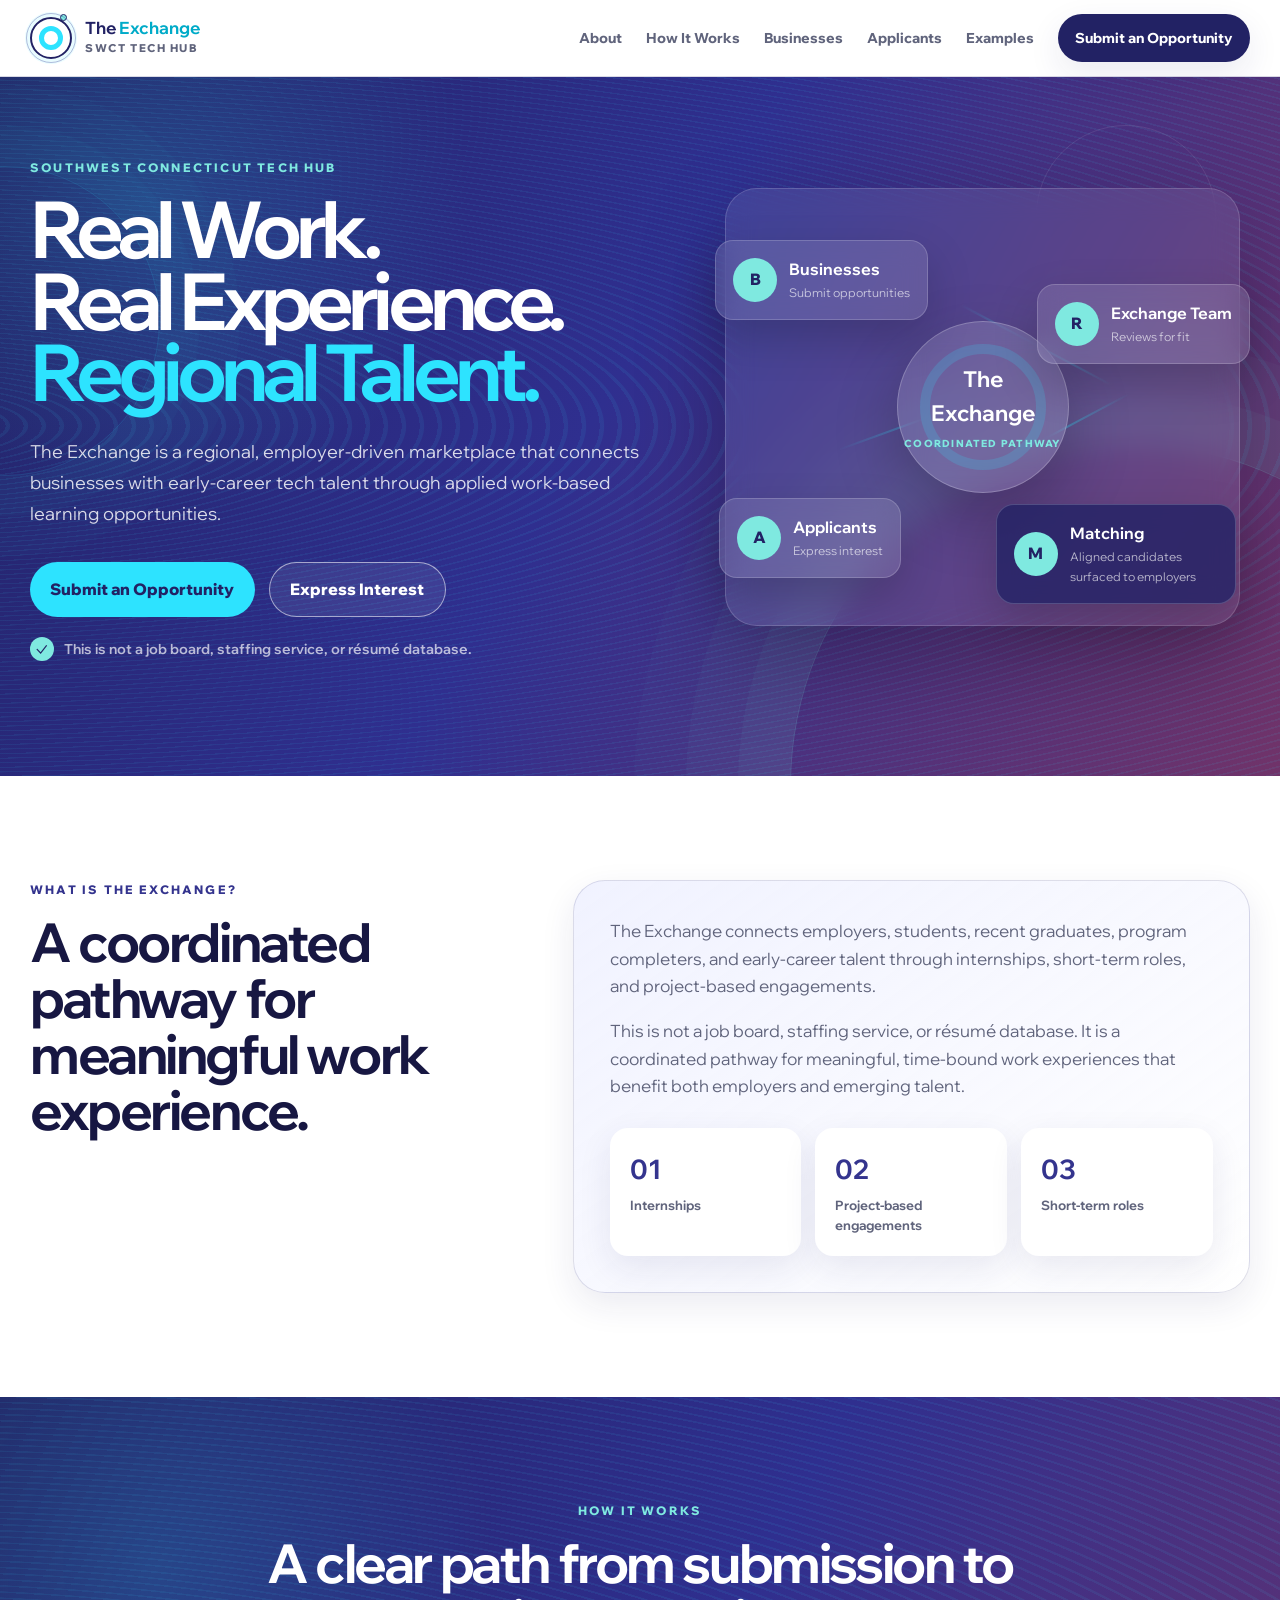
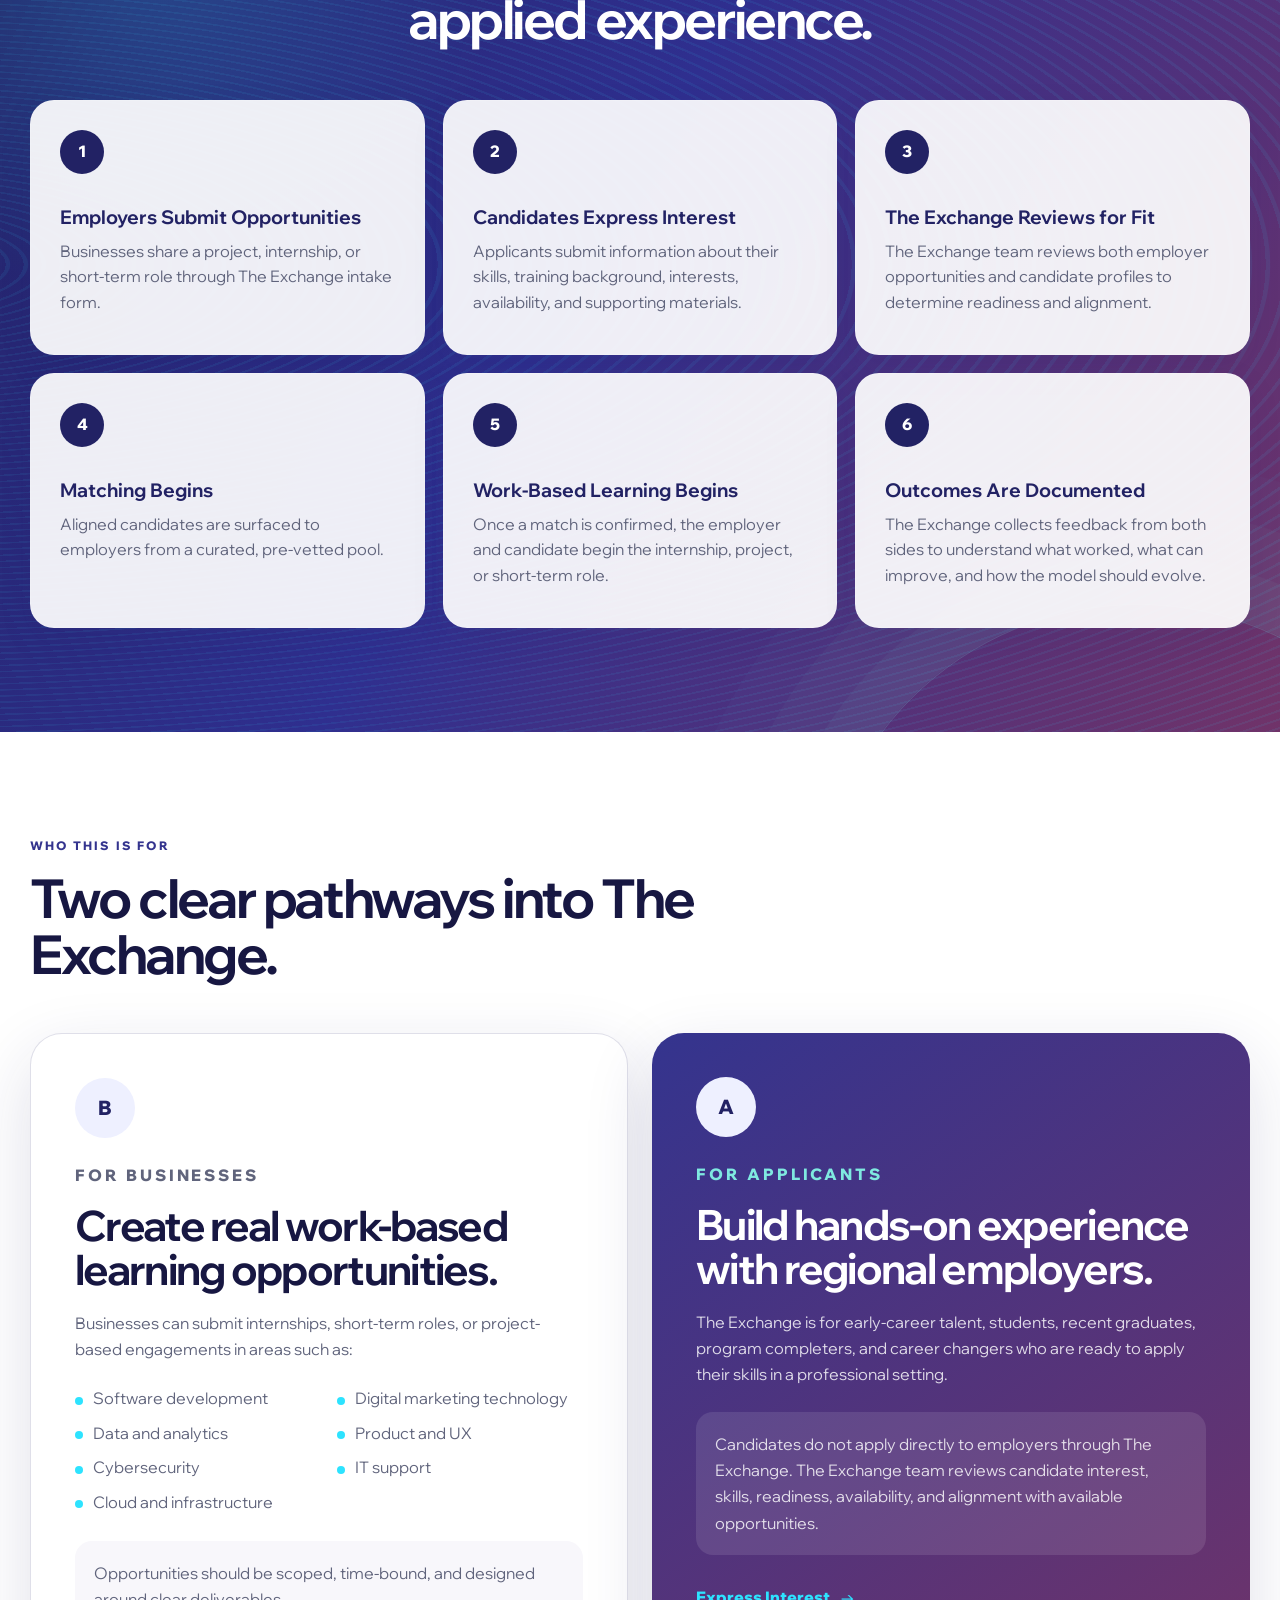
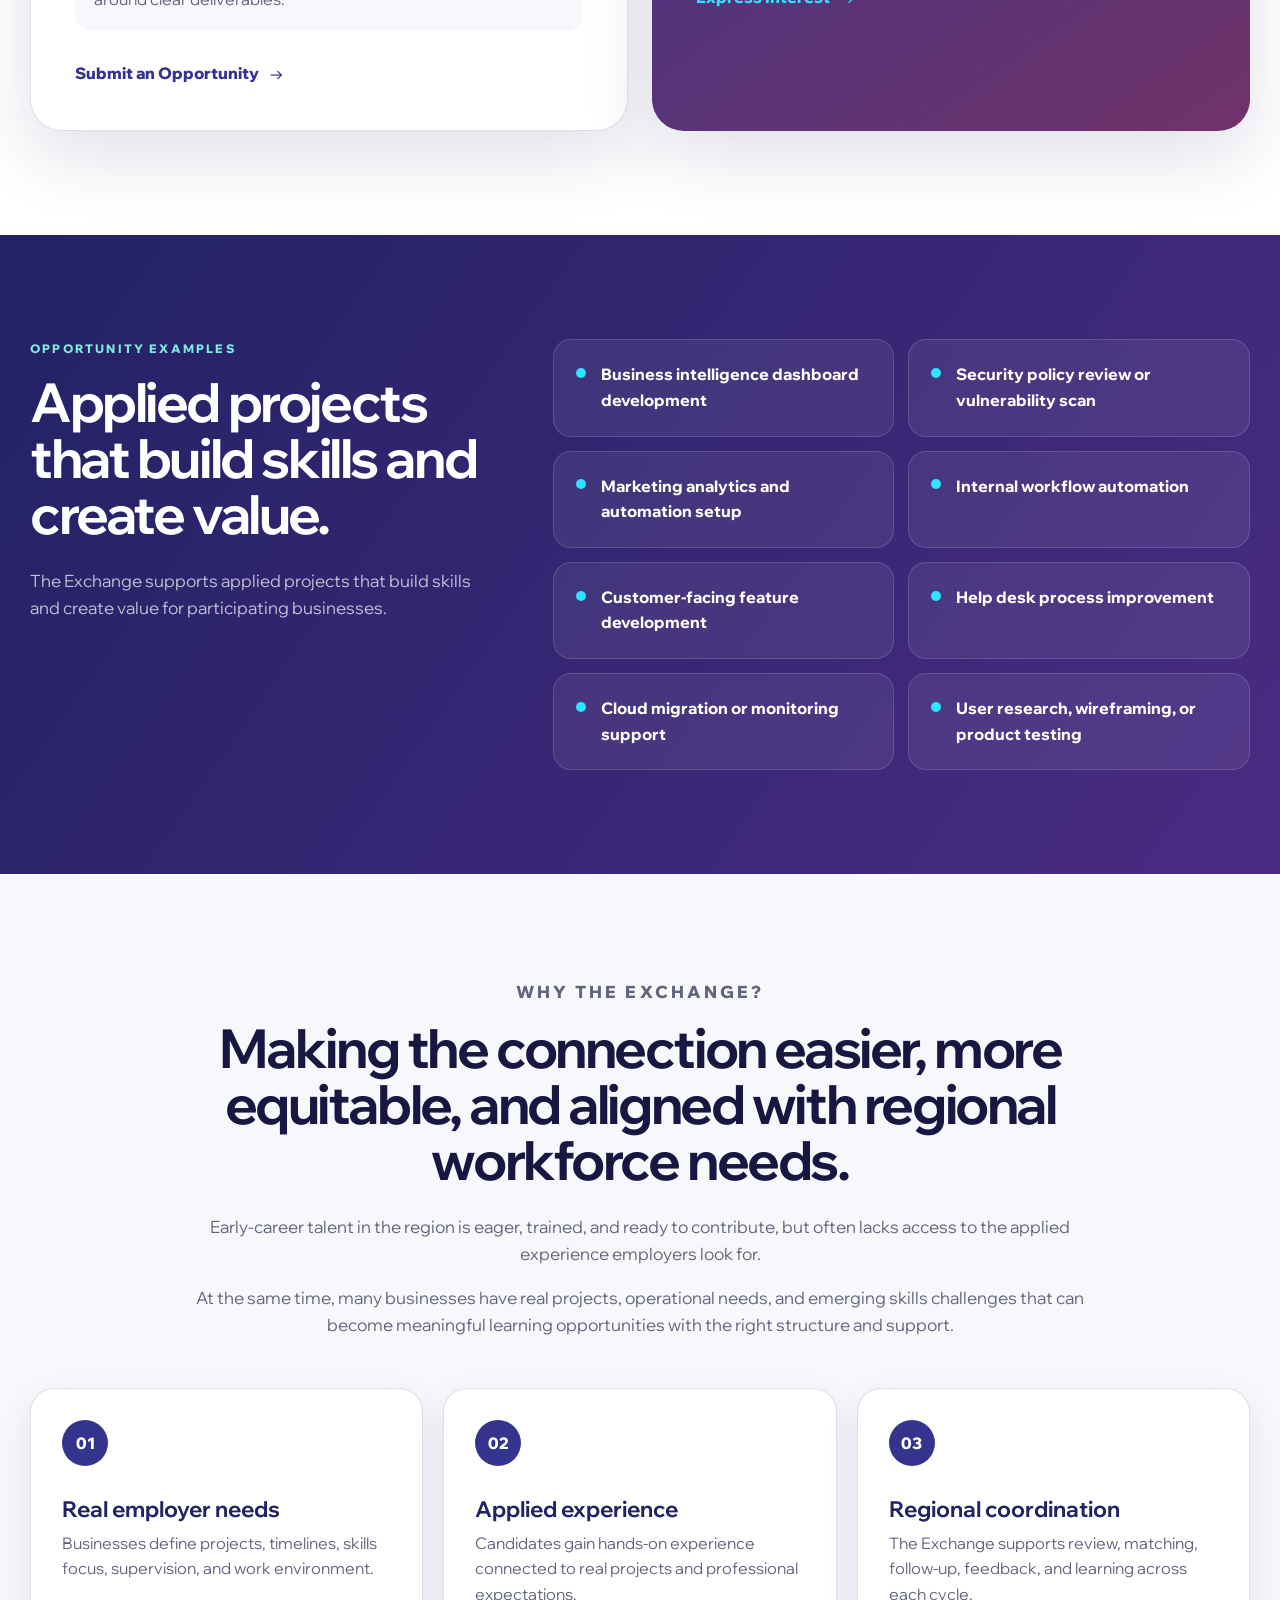
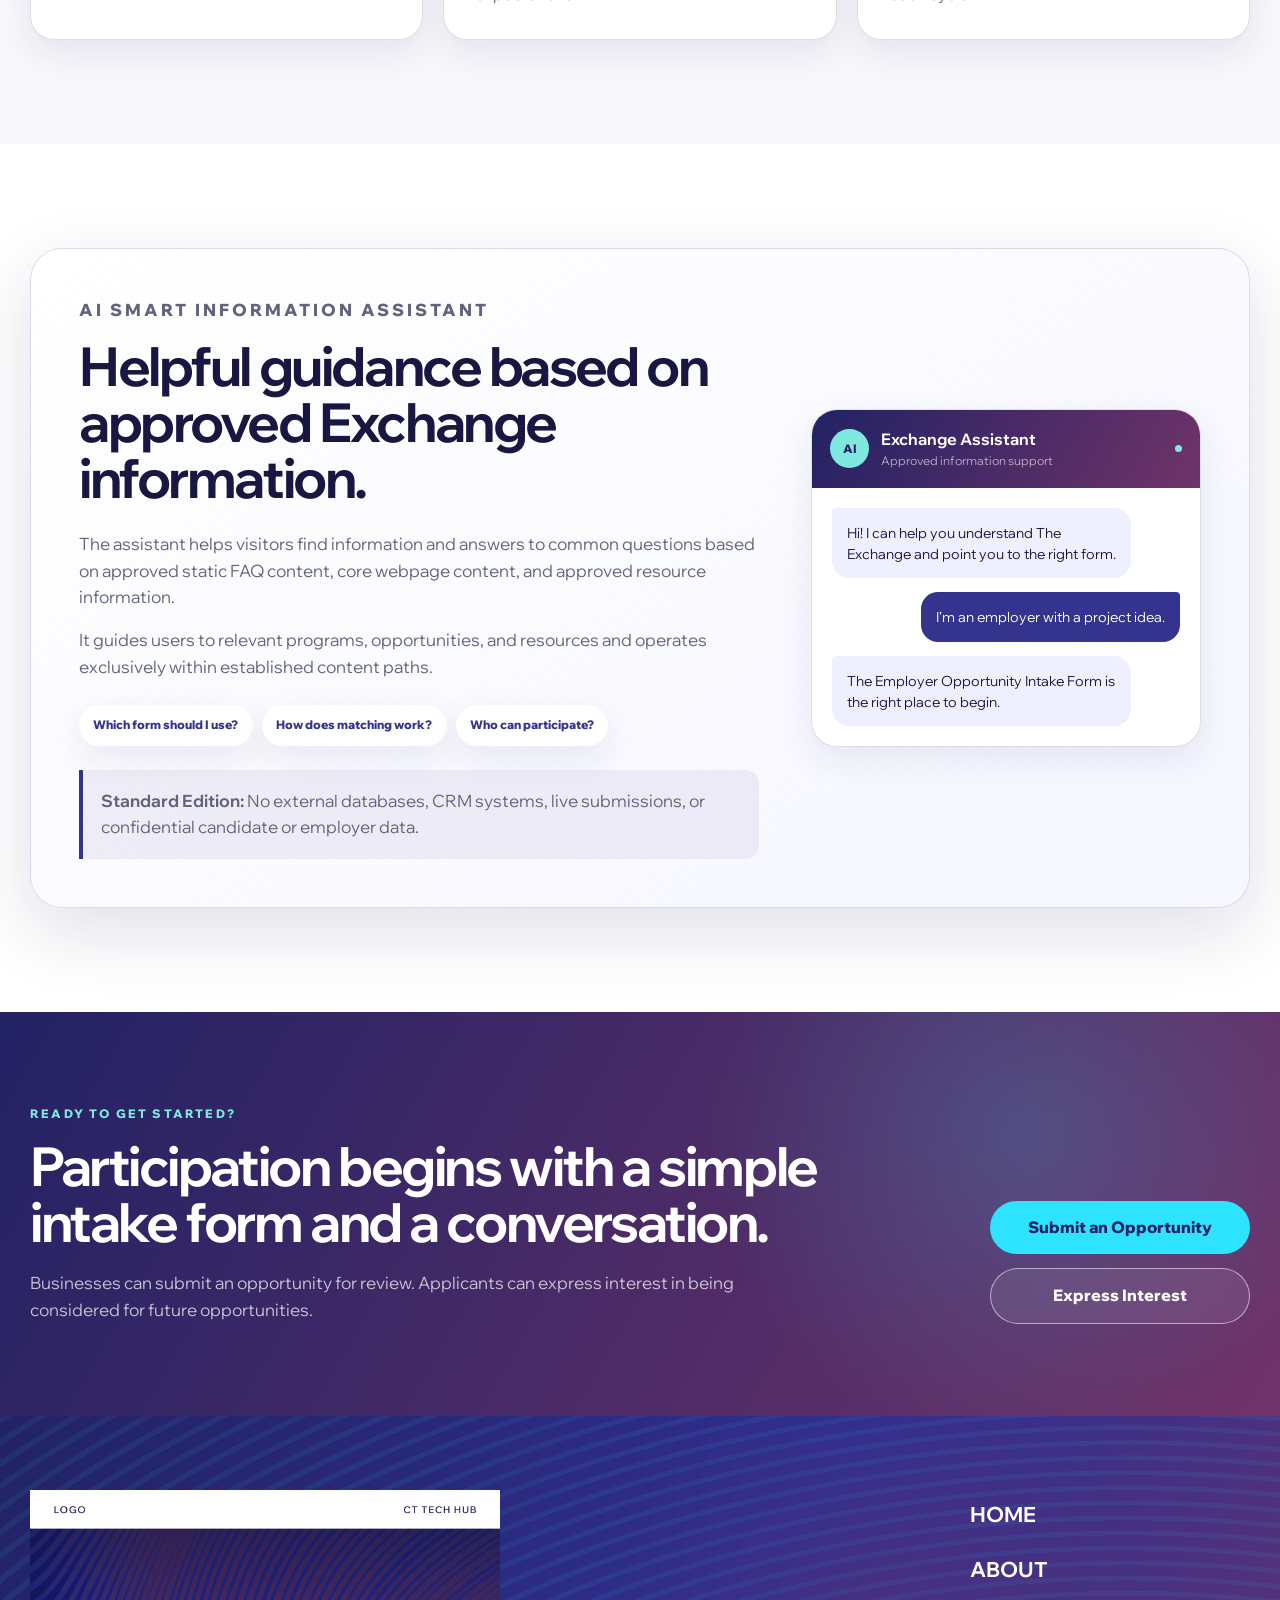
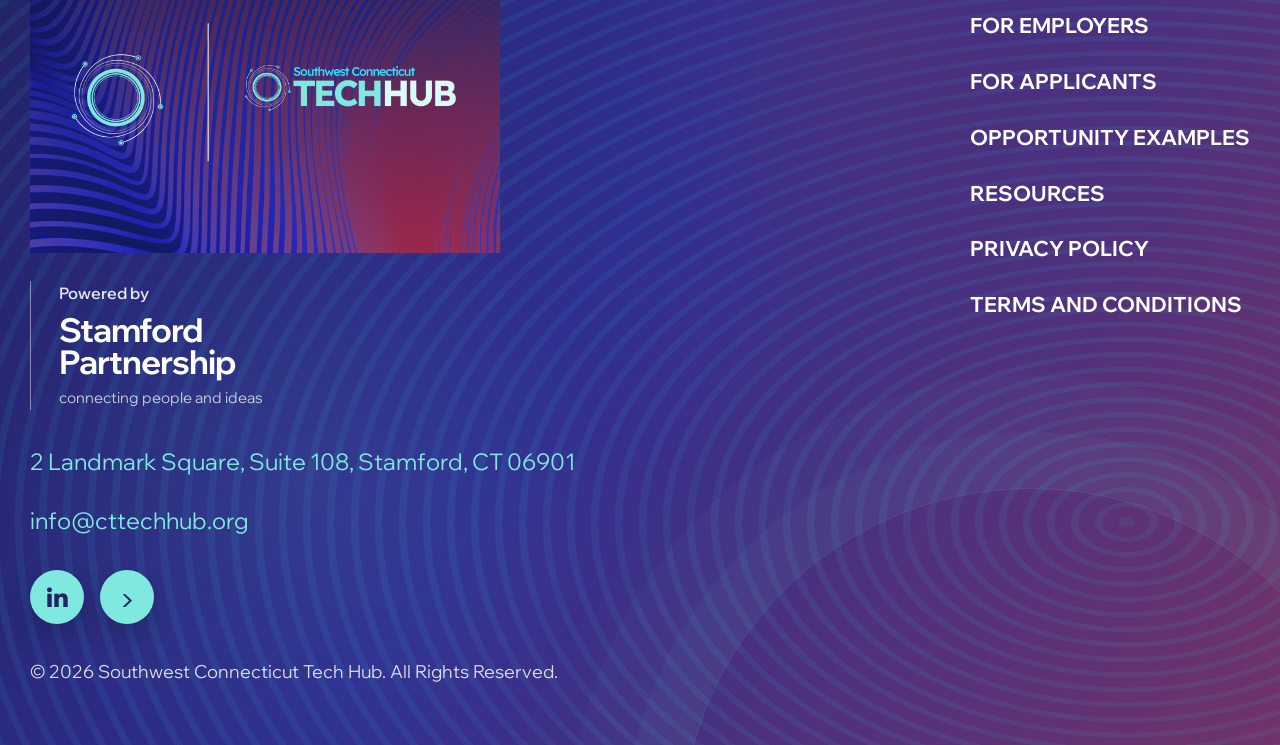
<file: Preview Site/the-exchange-hybrid-version-final-footer/index.html>
<!doctype html>
<html lang="en">
<head>
  <meta charset="utf-8">
  <meta name="viewport" content="width=device-width, initial-scale=1">
  <meta name="description" content="The Exchange connects businesses with early-career tech talent through applied work-based learning opportunities.">
  <title>The Exchange | Southwest Connecticut Tech Hub</title>
  <link rel="preconnect" href="https://fonts.googleapis.com">
  <link rel="preconnect" href="https://fonts.gstatic.com" crossorigin>
  <link href="https://fonts.googleapis.com/css2?family=Wix+Madefor+Display:wght@400;500;600;700;800&display=swap" rel="stylesheet">
  <link rel="stylesheet" href="style.css">
</head>
<body>
  <a class="skip-link" href="#main">Skip to content</a>

  <header class="site-header">
    <div class="container nav-wrap">
      <a class="brand" href="#top" aria-label="The Exchange home">
        <span class="brand-symbol" aria-hidden="true"><i></i></span>
        <span class="brand-copy">
          <strong>The <span>Exchange</span></strong>
          <small>SWCT Tech Hub</small>
        </span>
      </a>

      <button class="menu-button" type="button" aria-expanded="false" aria-controls="site-nav">Menu</button>

      <nav class="nav-links" id="site-nav" aria-label="Primary navigation">
        <a href="#about">About</a>
        <a href="#how-it-works">How It Works</a>
        <a href="#businesses">Businesses</a>
        <a href="#applicants">Applicants</a>
        <a href="#examples">Examples</a>
        <a class="nav-cta" href="https://docs.google.com/forms/d/e/1FAIpQLSco4Kxa0eZ4RQufsUt5GV_s9_rcIC5j_H87R6EBUiwMVIWEHw/viewform?usp=sharing&ouid=100522455523658235827" target="_blank" rel="noopener">Submit an Opportunity</a>
      </nav>
    </div>
  </header>

  <main id="main">
    <section class="hero" id="top">
      <div class="hero-orbit hero-orbit-one" aria-hidden="true"></div>
      <div class="hero-orbit hero-orbit-two" aria-hidden="true"></div>
      <div class="container hero-grid">
        <div class="hero-copy">
          <p class="eyebrow">Southwest Connecticut Tech Hub</p>
          <h1 class="hero-headline">
            <span>Real Work.</span>
            <span>Real Experience.</span>
            <span class="accent-line">Regional Talent.</span>
          </h1>
          <p class="hero-intro">The Exchange is a regional, employer-driven marketplace that connects businesses with early-career tech talent through applied work-based learning opportunities.</p>
          <div class="button-row">
            <a class="button button-primary" href="https://docs.google.com/forms/d/e/1FAIpQLSco4Kxa0eZ4RQufsUt5GV_s9_rcIC5j_H87R6EBUiwMVIWEHw/viewform?usp=sharing&ouid=100522455523658235827" target="_blank" rel="noopener">Submit an Opportunity</a>
            <a class="button button-ghost" href="https://docs.google.com/forms/d/e/1FAIpQLSfRYo6pgUQsIBrTIhKknnrYG1G-Yk2tPBesPFSG4Wg1rphSHg/viewform?usp=sharing&ouid=100522455523658235827" target="_blank" rel="noopener">Express Interest</a>
          </div>
          <p class="hero-note"><span aria-hidden="true">✓</span>This is not a job board, staffing service, or résumé database.</p>
        </div>

        <div class="network-visual" aria-label="The Exchange connects businesses, applicants, and the Exchange team">
          <div class="network-panel"></div>
          <span class="network-line line-one"></span>
          <span class="network-line line-two"></span>
          <span class="network-line line-three"></span>

          <div class="network-center">
            <div class="center-ring"></div>
            <strong>The Exchange</strong>
            <small>Coordinated pathway</small>
          </div>

          <article class="network-card employer-node">
            <span class="node-icon">B</span>
            <span><strong>Businesses</strong><small>Submit opportunities</small></span>
          </article>

          <article class="network-card candidate-node">
            <span class="node-icon">A</span>
            <span><strong>Applicants</strong><small>Express interest</small></span>
          </article>

          <article class="network-card review-node">
            <span class="node-icon">R</span>
            <span><strong>Exchange Team</strong><small>Reviews for fit</small></span>
          </article>

          <article class="network-card match-node">
            <span class="node-icon">M</span>
            <span><strong>Matching</strong><small>Aligned candidates surfaced to employers</small></span>
          </article>
        </div>
      </div>
    </section>

    <section class="section about" id="about">
      <div class="container about-grid">
        <div class="section-heading">
          <p class="kicker">What Is The Exchange?</p>
          <h2>A coordinated pathway for meaningful work experience.</h2>
        </div>
        <div class="about-card">
          <p>The Exchange connects employers, students, recent graduates, program completers, and early-career talent through internships, short-term roles, and project-based engagements.</p>
          <p>This is not a job board, staffing service, or résumé database. It is a coordinated pathway for meaningful, time-bound work experiences that benefit both employers and emerging talent.</p>
          <div class="about-highlights" aria-label="Types of engagement">
            <div><strong>01</strong><span>Internships</span></div>
            <div><strong>02</strong><span>Project-based engagements</span></div>
            <div><strong>03</strong><span>Short-term roles</span></div>
          </div>
        </div>
      </div>
    </section>

    <section class="section process" id="how-it-works">
      <div class="container">
        <div class="section-heading centered">
          <p class="kicker">How It Works</p>
          <h2>A clear path from submission to applied experience.</h2>
        </div>

        <ol class="process-grid">
          <li class="process-card">
            <span class="step">1</span>
            <h3>Employers Submit Opportunities</h3>
            <p>Businesses share a project, internship, or short-term role through The Exchange intake form.</p>
          </li>
          <li class="process-card">
            <span class="step">2</span>
            <h3>Candidates Express Interest</h3>
            <p>Applicants submit information about their skills, training background, interests, availability, and supporting materials.</p>
          </li>
          <li class="process-card">
            <span class="step">3</span>
            <h3>The Exchange Reviews for Fit</h3>
            <p>The Exchange team reviews both employer opportunities and candidate profiles to determine readiness and alignment.</p>
          </li>
          <li class="process-card">
            <span class="step">4</span>
            <h3>Matching Begins</h3>
            <p>Aligned candidates are surfaced to employers from a curated, pre-vetted pool.</p>
          </li>
          <li class="process-card">
            <span class="step">5</span>
            <h3>Work-Based Learning Begins</h3>
            <p>Once a match is confirmed, the employer and candidate begin the internship, project, or short-term role.</p>
          </li>
          <li class="process-card">
            <span class="step">6</span>
            <h3>Outcomes Are Documented</h3>
            <p>The Exchange collects feedback from both sides to understand what worked, what can improve, and how the model should evolve.</p>
          </li>
        </ol>
      </div>
    </section>

    <section class="section audiences" id="who-this-is-for">
      <div class="container">
        <div class="section-heading">
          <p class="kicker">Who This Is For</p>
          <h2>Two clear pathways into The Exchange.</h2>
        </div>

        <div class="audience-grid">
          <article class="audience-card business-card" id="businesses">
            <div class="audience-icon" aria-hidden="true">B</div>
            <p class="card-label">For Businesses</p>
            <h3>Create real work-based learning opportunities.</h3>
            <p>Businesses can submit internships, short-term roles, or project-based engagements in areas such as:</p>
            <ul class="skill-list">
              <li>Software development</li>
              <li>Data and analytics</li>
              <li>Cybersecurity</li>
              <li>Cloud and infrastructure</li>
              <li>Digital marketing technology</li>
              <li>Product and UX</li>
              <li>IT support</li>
            </ul>
            <p class="card-note">Opportunities should be scoped, time-bound, and designed around clear deliverables.</p>
            <a class="audience-link" href="https://docs.google.com/forms/d/e/1FAIpQLSco4Kxa0eZ4RQufsUt5GV_s9_rcIC5j_H87R6EBUiwMVIWEHw/viewform?usp=sharing&ouid=100522455523658235827" target="_blank" rel="noopener">Submit an Opportunity <span aria-hidden="true">→</span></a>
          </article>

          <article class="audience-card applicant-card" id="applicants">
            <div class="audience-icon" aria-hidden="true">A</div>
            <p class="card-label">For Applicants</p>
            <h3>Build hands-on experience with regional employers.</h3>
            <p>The Exchange is for early-career talent, students, recent graduates, program completers, and career changers who are ready to apply their skills in a professional setting.</p>
            <p class="card-note">Candidates do not apply directly to employers through The Exchange. The Exchange team reviews candidate interest, skills, readiness, availability, and alignment with available opportunities.</p>
            <a class="audience-link" href="https://docs.google.com/forms/d/e/1FAIpQLSfRYo6pgUQsIBrTIhKknnrYG1G-Yk2tPBesPFSG4Wg1rphSHg/viewform?usp=sharing&ouid=100522455523658235827" target="_blank" rel="noopener">Express Interest <span aria-hidden="true">→</span></a>
          </article>
        </div>
      </div>
    </section>

    <section class="section examples" id="examples">
      <div class="container examples-grid">
        <div class="examples-copy">
          <p class="kicker kicker-light">Opportunity Examples</p>
          <h2>Applied projects that build skills and create value.</h2>
          <p>The Exchange supports applied projects that build skills and create value for participating businesses.</p>
        </div>
        <div class="example-list">
          <div class="example-item">Business intelligence dashboard development</div>
          <div class="example-item">Security policy review or vulnerability scan</div>
          <div class="example-item">Marketing analytics and automation setup</div>
          <div class="example-item">Internal workflow automation</div>
          <div class="example-item">Customer-facing feature development</div>
          <div class="example-item">Help desk process improvement</div>
          <div class="example-item">Cloud migration or monitoring support</div>
          <div class="example-item">User research, wireframing, or product testing</div>
        </div>
      </div>
    </section>

    <section class="section why" id="why">
      <div class="container">
        <div class="why-heading">
          <p class="kicker">Why The Exchange?</p>
          <h2>Making the connection easier, more equitable, and aligned with regional workforce needs.</h2>
          <p>Early-career talent in the region is eager, trained, and ready to contribute, but often lacks access to the applied experience employers look for.</p>
          <p>At the same time, many businesses have real projects, operational needs, and emerging skills challenges that can become meaningful learning opportunities with the right structure and support.</p>
        </div>
        <div class="why-grid">
          <article class="why-card">
            <span class="why-number">01</span>
            <h3>Real employer needs</h3>
            <p>Businesses define projects, timelines, skills focus, supervision, and work environment.</p>
          </article>
          <article class="why-card">
            <span class="why-number">02</span>
            <h3>Applied experience</h3>
            <p>Candidates gain hands-on experience connected to real projects and professional expectations.</p>
          </article>
          <article class="why-card">
            <span class="why-number">03</span>
            <h3>Regional coordination</h3>
            <p>The Exchange supports review, matching, follow-up, feedback, and learning across each cycle.</p>
          </article>
        </div>
      </div>
    </section>

    <section class="section assistant-section" id="assistant">
      <div class="container assistant-shell">
        <div class="assistant-copy">
          <p class="kicker">AI Smart Information Assistant</p>
          <h2>Helpful guidance based on approved Exchange information.</h2>
          <p>The assistant helps visitors find information and answers to common questions based on approved static FAQ content, core webpage content, and approved resource information.</p>
          <p>It guides users to relevant programs, opportunities, and resources and operates exclusively within established content paths.</p>
          <div class="assistant-prompts">
            <span>Which form should I use?</span>
            <span>How does matching work?</span>
            <span>Who can participate?</span>
          </div>
          <p class="assistant-limit"><strong>Standard Edition:</strong> No external databases, CRM systems, live submissions, or confidential candidate or employer data.</p>
        </div>

        <div class="chat-card" aria-label="Example Exchange Assistant conversation">
          <div class="chat-header">
            <span class="chat-avatar">AI</span>
            <div><strong>Exchange Assistant</strong><small>Approved information support</small></div>
            <i aria-hidden="true"></i>
          </div>
          <div class="chat-body">
            <div class="message assistant-message">Hi! I can help you understand The Exchange and point you to the right form.</div>
            <div class="message user-message">I’m an employer with a project idea.</div>
            <div class="message assistant-message">The Employer Opportunity Intake Form is the right place to begin.</div>
          </div>
        </div>
      </div>
    </section>

    <section class="final-cta" id="get-started">
      <div class="container final-cta-inner">
        <div>
          <p class="kicker kicker-light">Ready to Get Started?</p>
          <h2>Participation begins with a simple intake form and a conversation.</h2>
          <p>Businesses can submit an opportunity for review. Applicants can express interest in being considered for future opportunities.</p>
        </div>
        <div class="button-row final-buttons">
          <a class="button button-primary" href="https://docs.google.com/forms/d/e/1FAIpQLSco4Kxa0eZ4RQufsUt5GV_s9_rcIC5j_H87R6EBUiwMVIWEHw/viewform?usp=sharing&ouid=100522455523658235827" target="_blank" rel="noopener">Submit an Opportunity</a>
          <a class="button button-ghost" href="https://docs.google.com/forms/d/e/1FAIpQLSfRYo6pgUQsIBrTIhKknnrYG1G-Yk2tPBesPFSG4Wg1rphSHg/viewform?usp=sharing&ouid=100522455523658235827" target="_blank" rel="noopener">Express Interest</a>
        </div>
      </div>
    </section>
  </main>

  <footer class="site-footer">
    <div class="container footer-layout">
      <div class="footer-left">
        <div class="footer-brand-strip">
          <img class="footer-logo" src="assets/swct-tech-hub-logo.png" alt="Southwest Connecticut Tech Hub logo">
          <div class="footer-powered">
            <span>Powered by</span>
            <strong>Stamford<br>Partnership</strong>
            <small>connecting people and ideas</small>
          </div>
        </div>

        <p class="footer-contact">2 Landmark Square, Suite 108, Stamford, CT 06901</p>
        <p class="footer-contact"><a href="mailto:info@cttechhub.org">info@cttechhub.org</a></p>

        <div class="social-row" aria-label="Social links">
          <a class="social-link" href="#" aria-label="LinkedIn">in</a>
          <a class="social-link" href="#" aria-label="YouTube">▶</a>
        </div>

        <p class="footer-copy">© 2026 Southwest Connecticut Tech Hub. All Rights Reserved.</p>
      </div>

      <nav class="footer-nav" aria-label="Footer navigation">
        <a href="#top">Home</a>
        <a href="#about">About</a>
        <a href="#businesses">For Employers</a>
        <a href="#applicants">For Applicants</a>
        <a href="#examples">Opportunity Examples</a>
        <a href="#assistant">Resources</a>
        <a href="#">Privacy Policy</a>
        <a href="#">Terms and Conditions</a>
      </nav>
    </div>
  </footer>

  <script src="script.js"></script>
</body>
</html>
</file>
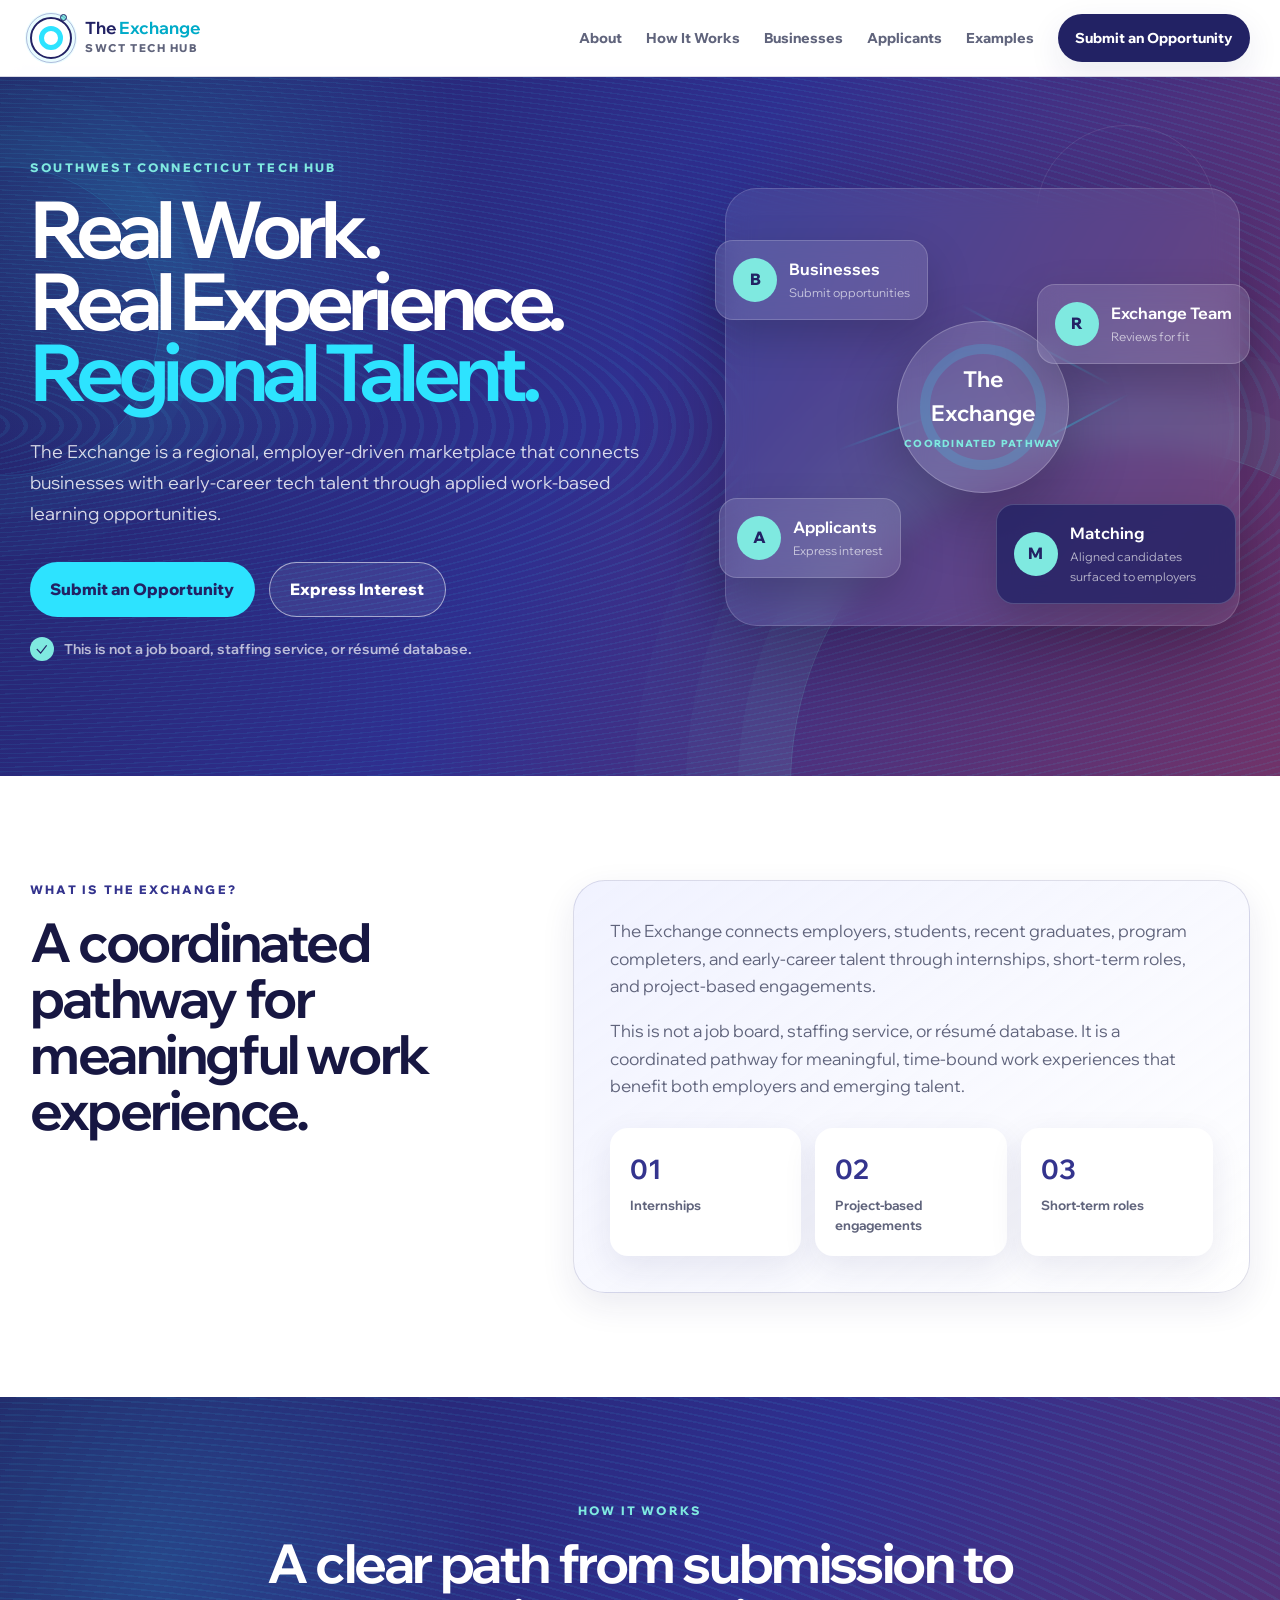
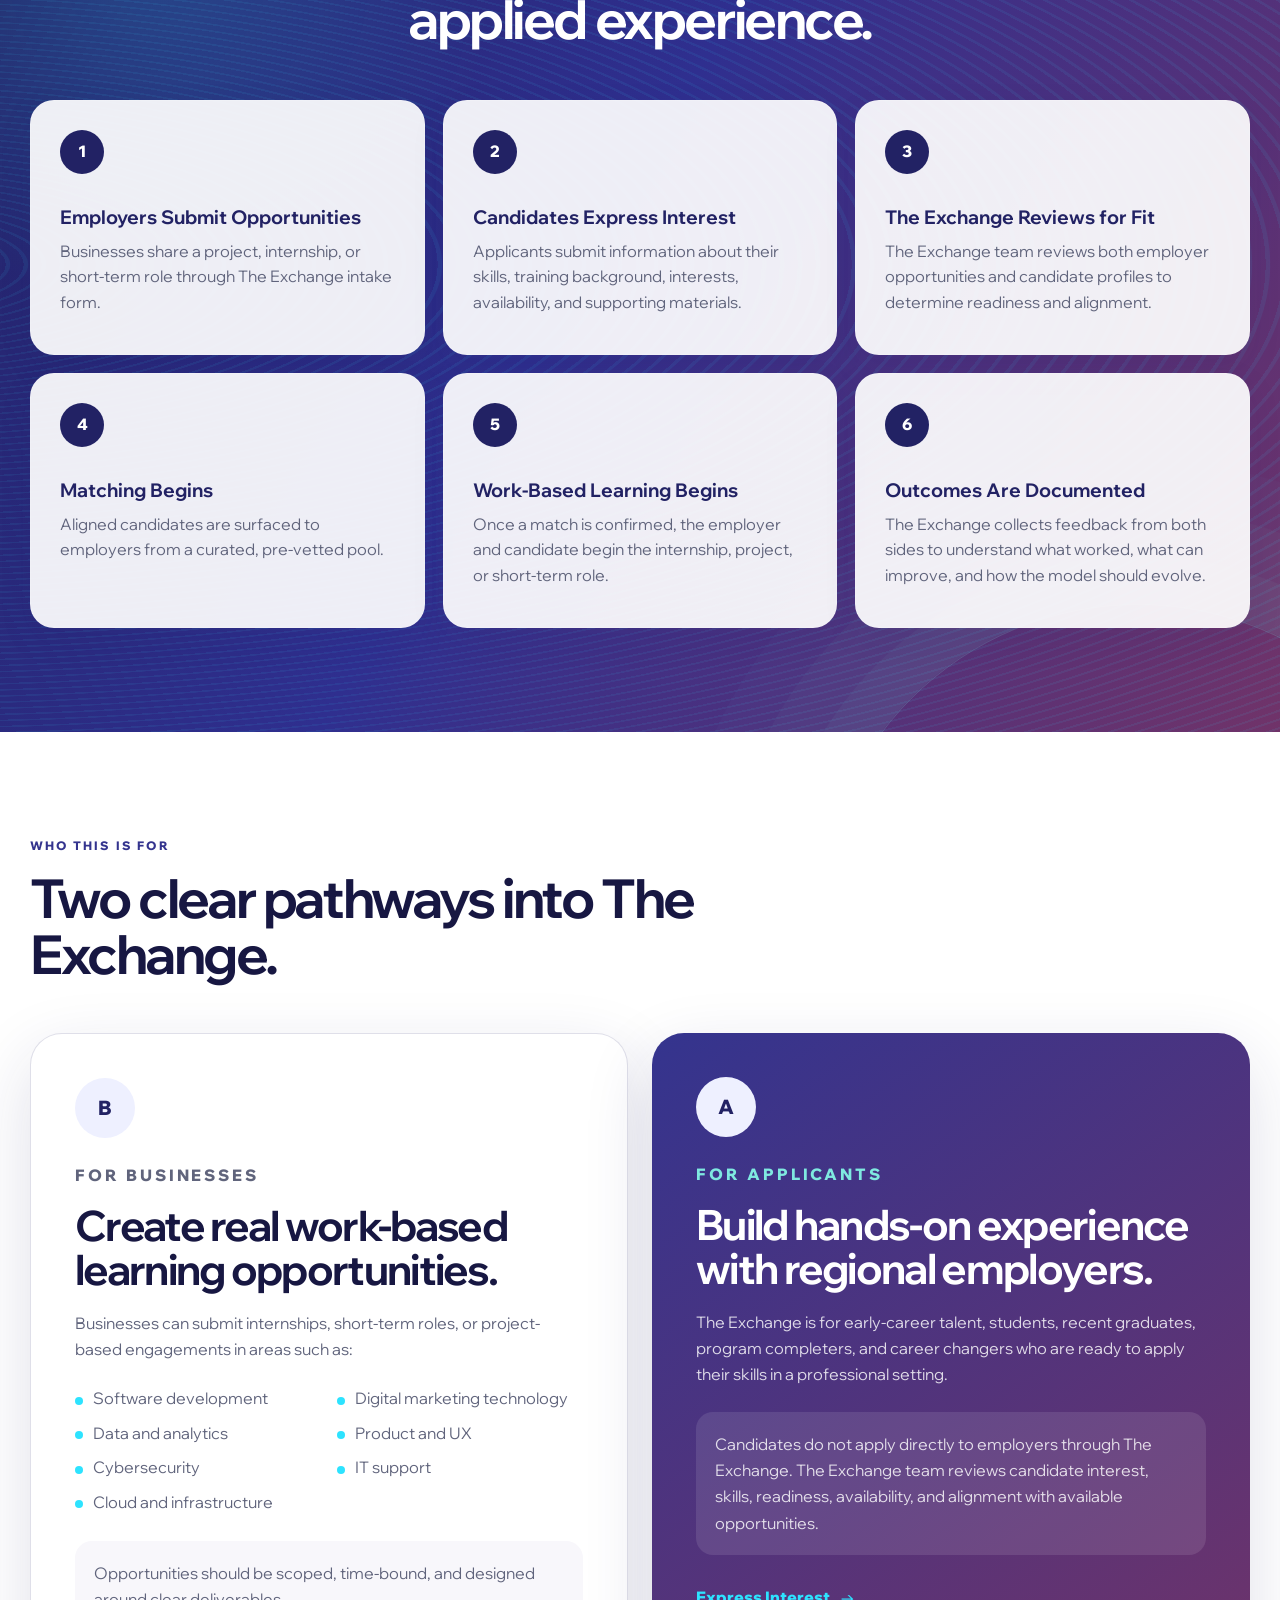
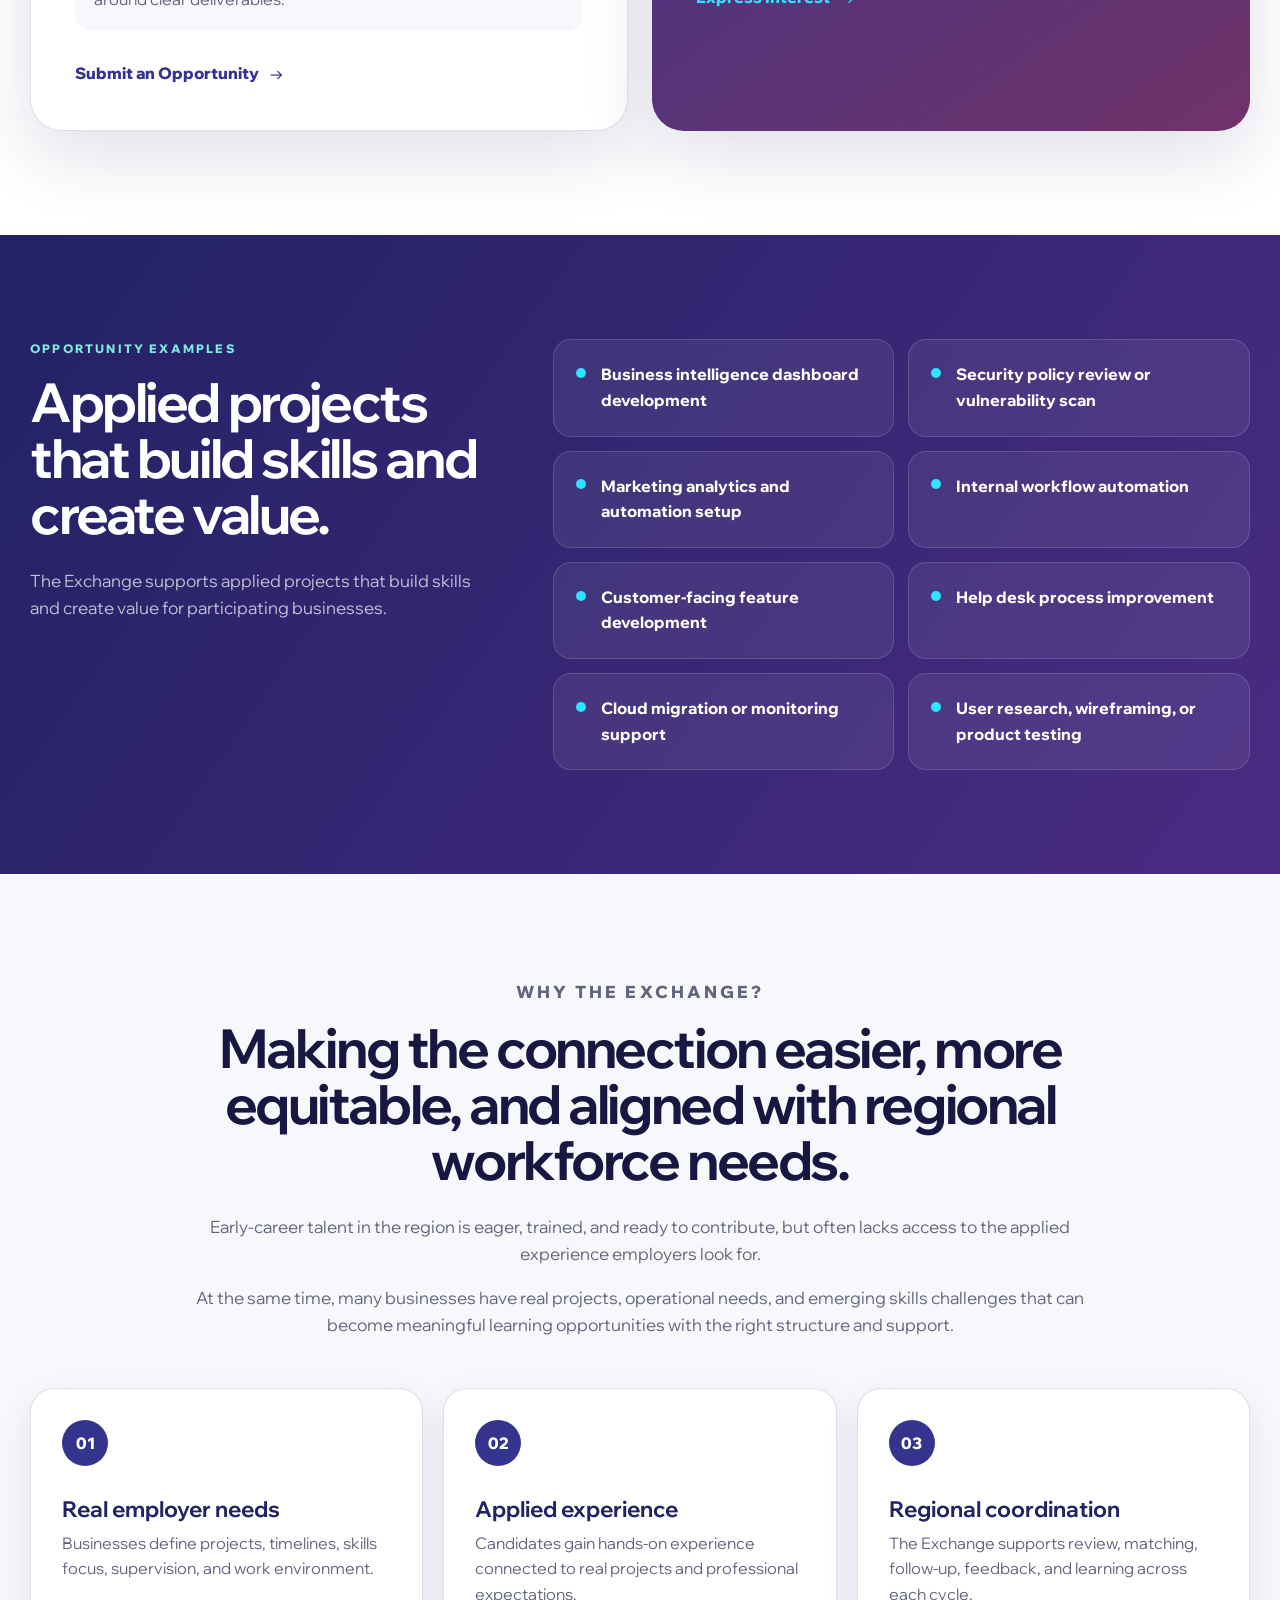
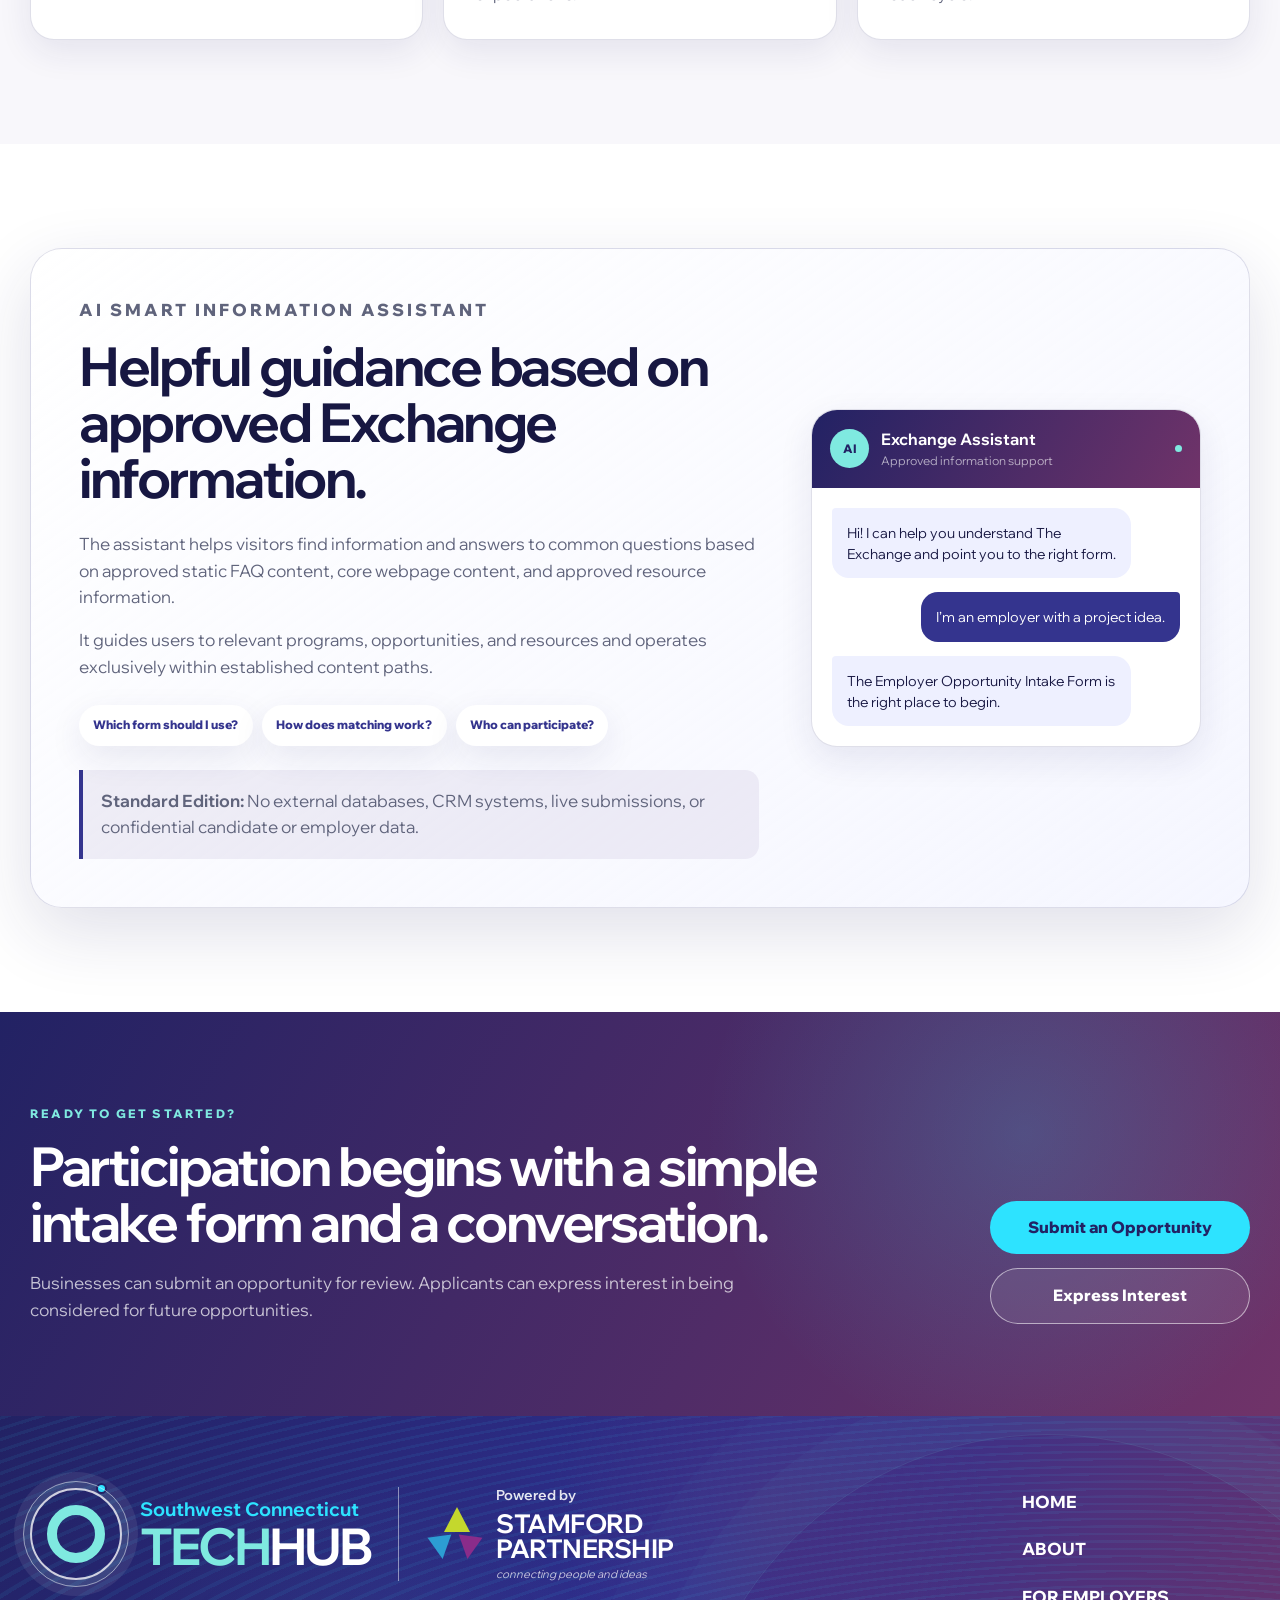
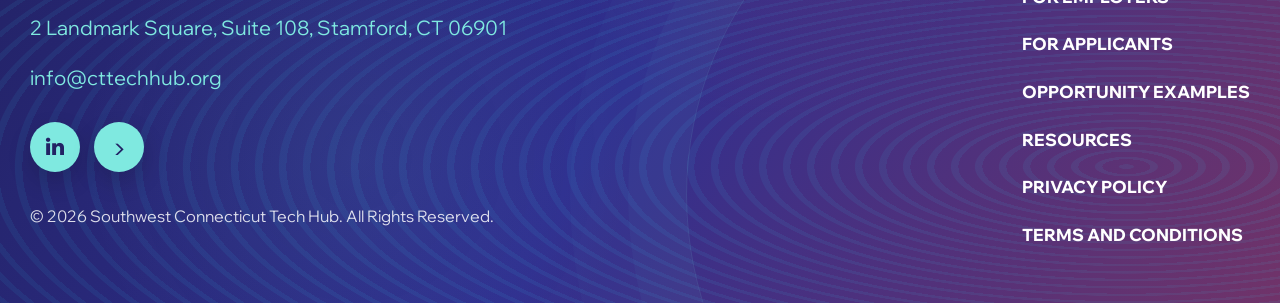
<file: Preview Site/the-exchange-hybrid-version-footer-fixed/index.html>
<!doctype html>
<html lang="en">
<head>
  <meta charset="utf-8">
  <meta name="viewport" content="width=device-width, initial-scale=1">
  <meta name="description" content="The Exchange connects businesses with early-career tech talent through applied work-based learning opportunities.">
  <title>The Exchange | Southwest Connecticut Tech Hub</title>
  <link rel="preconnect" href="https://fonts.googleapis.com">
  <link rel="preconnect" href="https://fonts.gstatic.com" crossorigin>
  <link href="https://fonts.googleapis.com/css2?family=Wix+Madefor+Display:wght@400;500;600;700;800&display=swap" rel="stylesheet">
  <link rel="stylesheet" href="style.css">
</head>
<body>
  <a class="skip-link" href="#main">Skip to content</a>

  <header class="site-header">
    <div class="container nav-wrap">
      <a class="brand" href="#top" aria-label="The Exchange home">
        <span class="brand-symbol" aria-hidden="true"><i></i></span>
        <span class="brand-copy">
          <strong>The <span>Exchange</span></strong>
          <small>SWCT Tech Hub</small>
        </span>
      </a>

      <button class="menu-button" type="button" aria-expanded="false" aria-controls="site-nav">Menu</button>

      <nav class="nav-links" id="site-nav" aria-label="Primary navigation">
        <a href="#about">About</a>
        <a href="#how-it-works">How It Works</a>
        <a href="#businesses">Businesses</a>
        <a href="#applicants">Applicants</a>
        <a href="#examples">Examples</a>
        <a class="nav-cta" href="https://docs.google.com/forms/d/e/1FAIpQLSco4Kxa0eZ4RQufsUt5GV_s9_rcIC5j_H87R6EBUiwMVIWEHw/viewform?usp=sharing&ouid=100522455523658235827" target="_blank" rel="noopener">Submit an Opportunity</a>
      </nav>
    </div>
  </header>

  <main id="main">
    <section class="hero" id="top">
      <div class="hero-orbit hero-orbit-one" aria-hidden="true"></div>
      <div class="hero-orbit hero-orbit-two" aria-hidden="true"></div>
      <div class="container hero-grid">
        <div class="hero-copy">
          <p class="eyebrow">Southwest Connecticut Tech Hub</p>
          <h1 class="hero-headline">
            <span>Real Work.</span>
            <span>Real Experience.</span>
            <span class="accent-line">Regional Talent.</span>
          </h1>
          <p class="hero-intro">The Exchange is a regional, employer-driven marketplace that connects businesses with early-career tech talent through applied work-based learning opportunities.</p>
          <div class="button-row">
            <a class="button button-primary" href="https://docs.google.com/forms/d/e/1FAIpQLSco4Kxa0eZ4RQufsUt5GV_s9_rcIC5j_H87R6EBUiwMVIWEHw/viewform?usp=sharing&ouid=100522455523658235827" target="_blank" rel="noopener">Submit an Opportunity</a>
            <a class="button button-ghost" href="https://docs.google.com/forms/d/e/1FAIpQLSfRYo6pgUQsIBrTIhKknnrYG1G-Yk2tPBesPFSG4Wg1rphSHg/viewform?usp=sharing&ouid=100522455523658235827" target="_blank" rel="noopener">Express Interest</a>
          </div>
          <p class="hero-note"><span aria-hidden="true">✓</span>This is not a job board, staffing service, or résumé database.</p>
        </div>

        <div class="network-visual" aria-label="The Exchange connects businesses, applicants, and the Exchange team">
          <div class="network-panel"></div>
          <span class="network-line line-one"></span>
          <span class="network-line line-two"></span>
          <span class="network-line line-three"></span>

          <div class="network-center">
            <div class="center-ring"></div>
            <strong>The Exchange</strong>
            <small>Coordinated pathway</small>
          </div>

          <article class="network-card employer-node">
            <span class="node-icon">B</span>
            <span><strong>Businesses</strong><small>Submit opportunities</small></span>
          </article>

          <article class="network-card candidate-node">
            <span class="node-icon">A</span>
            <span><strong>Applicants</strong><small>Express interest</small></span>
          </article>

          <article class="network-card review-node">
            <span class="node-icon">R</span>
            <span><strong>Exchange Team</strong><small>Reviews for fit</small></span>
          </article>

          <article class="network-card match-node">
            <span class="node-icon">M</span>
            <span><strong>Matching</strong><small>Aligned candidates surfaced to employers</small></span>
          </article>
        </div>
      </div>
    </section>

    <section class="section about" id="about">
      <div class="container about-grid">
        <div class="section-heading">
          <p class="kicker">What Is The Exchange?</p>
          <h2>A coordinated pathway for meaningful work experience.</h2>
        </div>
        <div class="about-card">
          <p>The Exchange connects employers, students, recent graduates, program completers, and early-career talent through internships, short-term roles, and project-based engagements.</p>
          <p>This is not a job board, staffing service, or résumé database. It is a coordinated pathway for meaningful, time-bound work experiences that benefit both employers and emerging talent.</p>
          <div class="about-highlights" aria-label="Types of engagement">
            <div><strong>01</strong><span>Internships</span></div>
            <div><strong>02</strong><span>Project-based engagements</span></div>
            <div><strong>03</strong><span>Short-term roles</span></div>
          </div>
        </div>
      </div>
    </section>

    <section class="section process" id="how-it-works">
      <div class="container">
        <div class="section-heading centered">
          <p class="kicker">How It Works</p>
          <h2>A clear path from submission to applied experience.</h2>
        </div>

        <ol class="process-grid">
          <li class="process-card">
            <span class="step">1</span>
            <h3>Employers Submit Opportunities</h3>
            <p>Businesses share a project, internship, or short-term role through The Exchange intake form.</p>
          </li>
          <li class="process-card">
            <span class="step">2</span>
            <h3>Candidates Express Interest</h3>
            <p>Applicants submit information about their skills, training background, interests, availability, and supporting materials.</p>
          </li>
          <li class="process-card">
            <span class="step">3</span>
            <h3>The Exchange Reviews for Fit</h3>
            <p>The Exchange team reviews both employer opportunities and candidate profiles to determine readiness and alignment.</p>
          </li>
          <li class="process-card">
            <span class="step">4</span>
            <h3>Matching Begins</h3>
            <p>Aligned candidates are surfaced to employers from a curated, pre-vetted pool.</p>
          </li>
          <li class="process-card">
            <span class="step">5</span>
            <h3>Work-Based Learning Begins</h3>
            <p>Once a match is confirmed, the employer and candidate begin the internship, project, or short-term role.</p>
          </li>
          <li class="process-card">
            <span class="step">6</span>
            <h3>Outcomes Are Documented</h3>
            <p>The Exchange collects feedback from both sides to understand what worked, what can improve, and how the model should evolve.</p>
          </li>
        </ol>
      </div>
    </section>

    <section class="section audiences" id="who-this-is-for">
      <div class="container">
        <div class="section-heading">
          <p class="kicker">Who This Is For</p>
          <h2>Two clear pathways into The Exchange.</h2>
        </div>

        <div class="audience-grid">
          <article class="audience-card business-card" id="businesses">
            <div class="audience-icon" aria-hidden="true">B</div>
            <p class="card-label">For Businesses</p>
            <h3>Create real work-based learning opportunities.</h3>
            <p>Businesses can submit internships, short-term roles, or project-based engagements in areas such as:</p>
            <ul class="skill-list">
              <li>Software development</li>
              <li>Data and analytics</li>
              <li>Cybersecurity</li>
              <li>Cloud and infrastructure</li>
              <li>Digital marketing technology</li>
              <li>Product and UX</li>
              <li>IT support</li>
            </ul>
            <p class="card-note">Opportunities should be scoped, time-bound, and designed around clear deliverables.</p>
            <a class="audience-link" href="https://docs.google.com/forms/d/e/1FAIpQLSco4Kxa0eZ4RQufsUt5GV_s9_rcIC5j_H87R6EBUiwMVIWEHw/viewform?usp=sharing&ouid=100522455523658235827" target="_blank" rel="noopener">Submit an Opportunity <span aria-hidden="true">→</span></a>
          </article>

          <article class="audience-card applicant-card" id="applicants">
            <div class="audience-icon" aria-hidden="true">A</div>
            <p class="card-label">For Applicants</p>
            <h3>Build hands-on experience with regional employers.</h3>
            <p>The Exchange is for early-career talent, students, recent graduates, program completers, and career changers who are ready to apply their skills in a professional setting.</p>
            <p class="card-note">Candidates do not apply directly to employers through The Exchange. The Exchange team reviews candidate interest, skills, readiness, availability, and alignment with available opportunities.</p>
            <a class="audience-link" href="https://docs.google.com/forms/d/e/1FAIpQLSfRYo6pgUQsIBrTIhKknnrYG1G-Yk2tPBesPFSG4Wg1rphSHg/viewform?usp=sharing&ouid=100522455523658235827" target="_blank" rel="noopener">Express Interest <span aria-hidden="true">→</span></a>
          </article>
        </div>
      </div>
    </section>

    <section class="section examples" id="examples">
      <div class="container examples-grid">
        <div class="examples-copy">
          <p class="kicker kicker-light">Opportunity Examples</p>
          <h2>Applied projects that build skills and create value.</h2>
          <p>The Exchange supports applied projects that build skills and create value for participating businesses.</p>
        </div>
        <div class="example-list">
          <div class="example-item">Business intelligence dashboard development</div>
          <div class="example-item">Security policy review or vulnerability scan</div>
          <div class="example-item">Marketing analytics and automation setup</div>
          <div class="example-item">Internal workflow automation</div>
          <div class="example-item">Customer-facing feature development</div>
          <div class="example-item">Help desk process improvement</div>
          <div class="example-item">Cloud migration or monitoring support</div>
          <div class="example-item">User research, wireframing, or product testing</div>
        </div>
      </div>
    </section>

    <section class="section why" id="why">
      <div class="container">
        <div class="why-heading">
          <p class="kicker">Why The Exchange?</p>
          <h2>Making the connection easier, more equitable, and aligned with regional workforce needs.</h2>
          <p>Early-career talent in the region is eager, trained, and ready to contribute, but often lacks access to the applied experience employers look for.</p>
          <p>At the same time, many businesses have real projects, operational needs, and emerging skills challenges that can become meaningful learning opportunities with the right structure and support.</p>
        </div>
        <div class="why-grid">
          <article class="why-card">
            <span class="why-number">01</span>
            <h3>Real employer needs</h3>
            <p>Businesses define projects, timelines, skills focus, supervision, and work environment.</p>
          </article>
          <article class="why-card">
            <span class="why-number">02</span>
            <h3>Applied experience</h3>
            <p>Candidates gain hands-on experience connected to real projects and professional expectations.</p>
          </article>
          <article class="why-card">
            <span class="why-number">03</span>
            <h3>Regional coordination</h3>
            <p>The Exchange supports review, matching, follow-up, feedback, and learning across each cycle.</p>
          </article>
        </div>
      </div>
    </section>

    <section class="section assistant-section" id="assistant">
      <div class="container assistant-shell">
        <div class="assistant-copy">
          <p class="kicker">AI Smart Information Assistant</p>
          <h2>Helpful guidance based on approved Exchange information.</h2>
          <p>The assistant helps visitors find information and answers to common questions based on approved static FAQ content, core webpage content, and approved resource information.</p>
          <p>It guides users to relevant programs, opportunities, and resources and operates exclusively within established content paths.</p>
          <div class="assistant-prompts">
            <span>Which form should I use?</span>
            <span>How does matching work?</span>
            <span>Who can participate?</span>
          </div>
          <p class="assistant-limit"><strong>Standard Edition:</strong> No external databases, CRM systems, live submissions, or confidential candidate or employer data.</p>
        </div>

        <div class="chat-card" aria-label="Example Exchange Assistant conversation">
          <div class="chat-header">
            <span class="chat-avatar">AI</span>
            <div><strong>Exchange Assistant</strong><small>Approved information support</small></div>
            <i aria-hidden="true"></i>
          </div>
          <div class="chat-body">
            <div class="message assistant-message">Hi! I can help you understand The Exchange and point you to the right form.</div>
            <div class="message user-message">I’m an employer with a project idea.</div>
            <div class="message assistant-message">The Employer Opportunity Intake Form is the right place to begin.</div>
          </div>
        </div>
      </div>
    </section>

    <section class="final-cta" id="get-started">
      <div class="container final-cta-inner">
        <div>
          <p class="kicker kicker-light">Ready to Get Started?</p>
          <h2>Participation begins with a simple intake form and a conversation.</h2>
          <p>Businesses can submit an opportunity for review. Applicants can express interest in being considered for future opportunities.</p>
        </div>
        <div class="button-row final-buttons">
          <a class="button button-primary" href="https://docs.google.com/forms/d/e/1FAIpQLSco4Kxa0eZ4RQufsUt5GV_s9_rcIC5j_H87R6EBUiwMVIWEHw/viewform?usp=sharing&ouid=100522455523658235827" target="_blank" rel="noopener">Submit an Opportunity</a>
          <a class="button button-ghost" href="https://docs.google.com/forms/d/e/1FAIpQLSfRYo6pgUQsIBrTIhKknnrYG1G-Yk2tPBesPFSG4Wg1rphSHg/viewform?usp=sharing&ouid=100522455523658235827" target="_blank" rel="noopener">Express Interest</a>
        </div>
      </div>
    </section>
  </main>

  <footer class="site-footer">
    <div class="container footer-layout">
      <div class="footer-left">
        <div class="footer-brand-strip" aria-label="Southwest Connecticut Tech Hub, powered by Stamford Partnership">
          <div class="hub-lockup">
            <span class="hub-orbit" aria-hidden="true"><i></i></span>
            <div class="hub-wordmark">
              <span>Southwest Connecticut</span>
              <strong><b>TECH</b>HUB</strong>
            </div>
          </div>

          <span class="footer-divider" aria-hidden="true"></span>

          <div class="partner-lockup">
            <span class="partner-mark" aria-hidden="true"><i></i><b></b><em></em></span>
            <div>
              <span>Powered by</span>
              <strong>STAMFORD<br>PARTNERSHIP</strong>
              <small>connecting people and ideas</small>
            </div>
          </div>
        </div>

        <p class="footer-contact">2 Landmark Square, Suite 108, Stamford, CT 06901</p>
        <p class="footer-contact"><a href="mailto:info@cttechhub.org">info@cttechhub.org</a></p>

        <div class="social-row" aria-label="Social links">
          <a class="social-link" href="#" aria-label="LinkedIn">in</a>
          <a class="social-link" href="#" aria-label="YouTube">▶</a>
        </div>

        <p class="footer-copy">© 2026 Southwest Connecticut Tech Hub. All Rights Reserved.</p>
      </div>

      <nav class="footer-nav" aria-label="Footer navigation">
        <a href="#top">Home</a>
        <a href="#about">About</a>
        <a href="#businesses">For Employers</a>
        <a href="#applicants">For Applicants</a>
        <a href="#examples">Opportunity Examples</a>
        <a href="#assistant">Resources</a>
        <a href="#">Privacy Policy</a>
        <a href="#">Terms and Conditions</a>
      </nav>
    </div>
  </footer>

  <script src="script.js"></script>
</body>
</html>
</file>
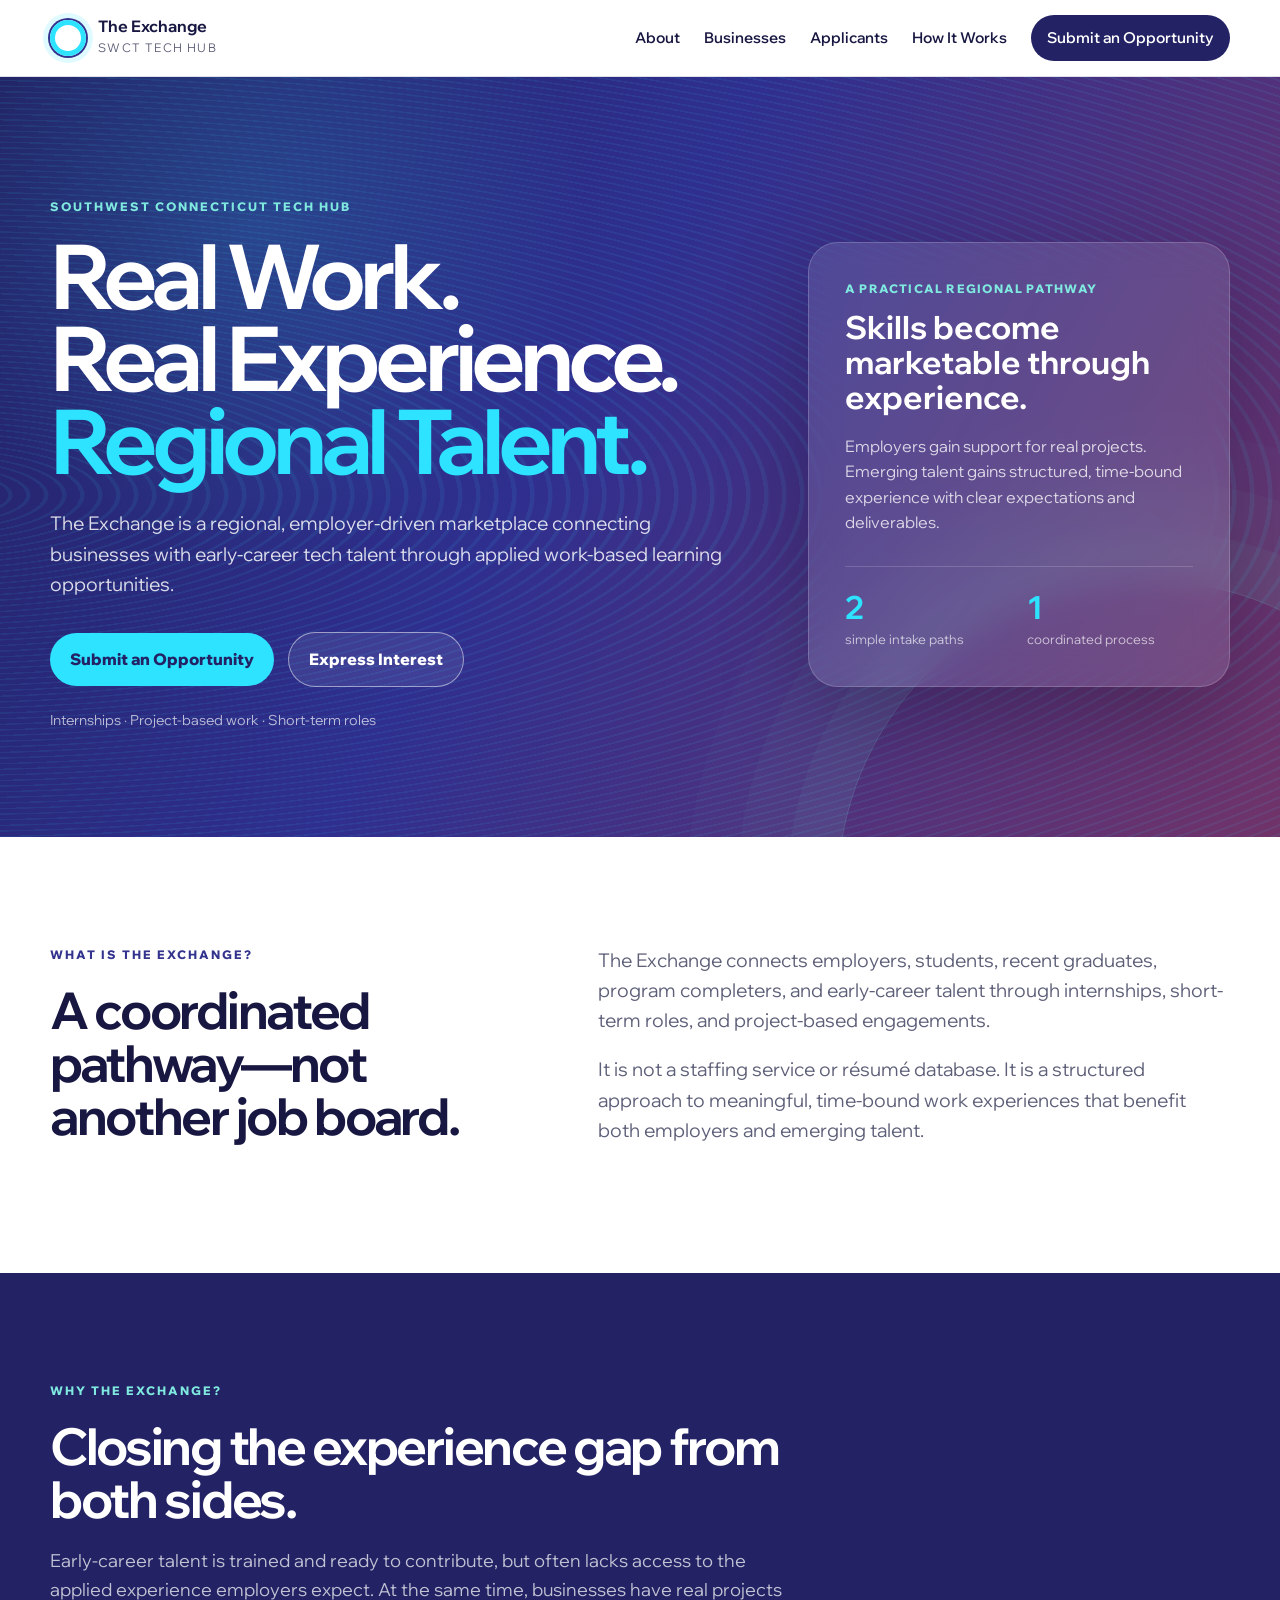
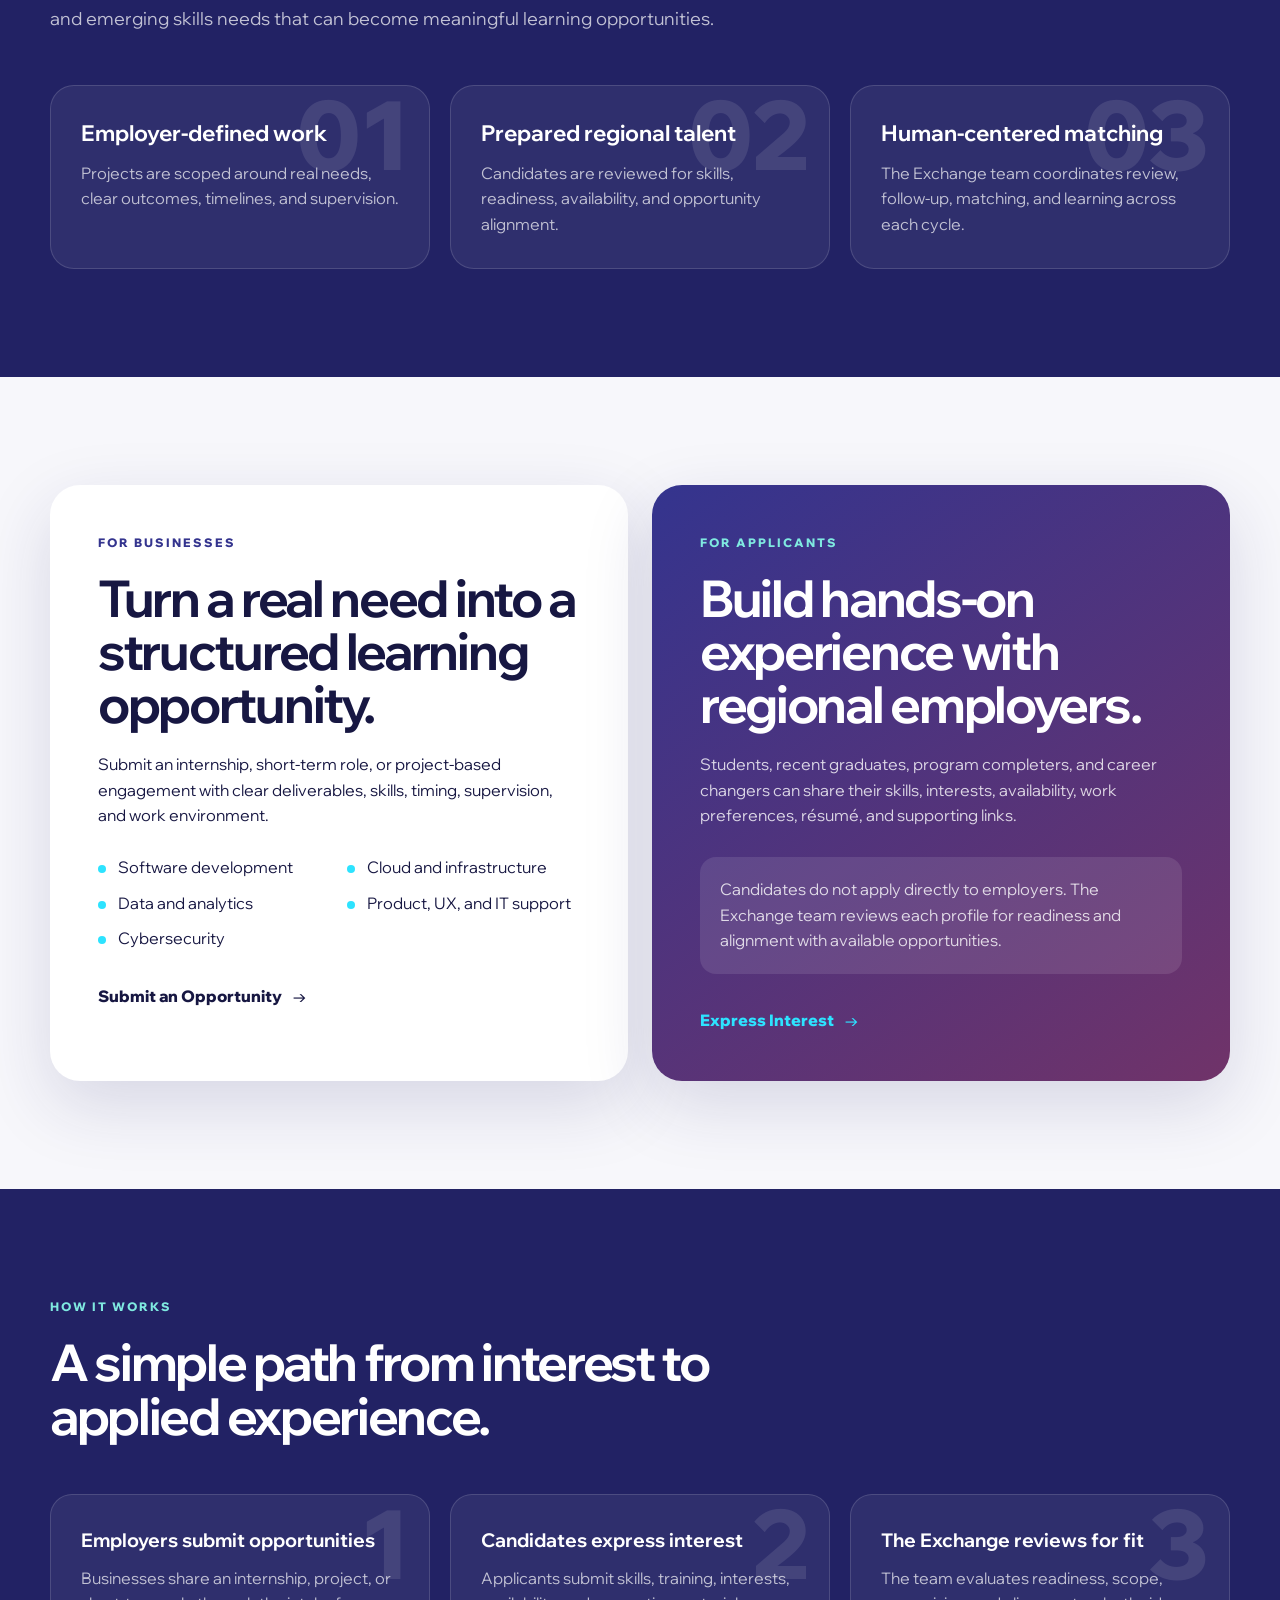
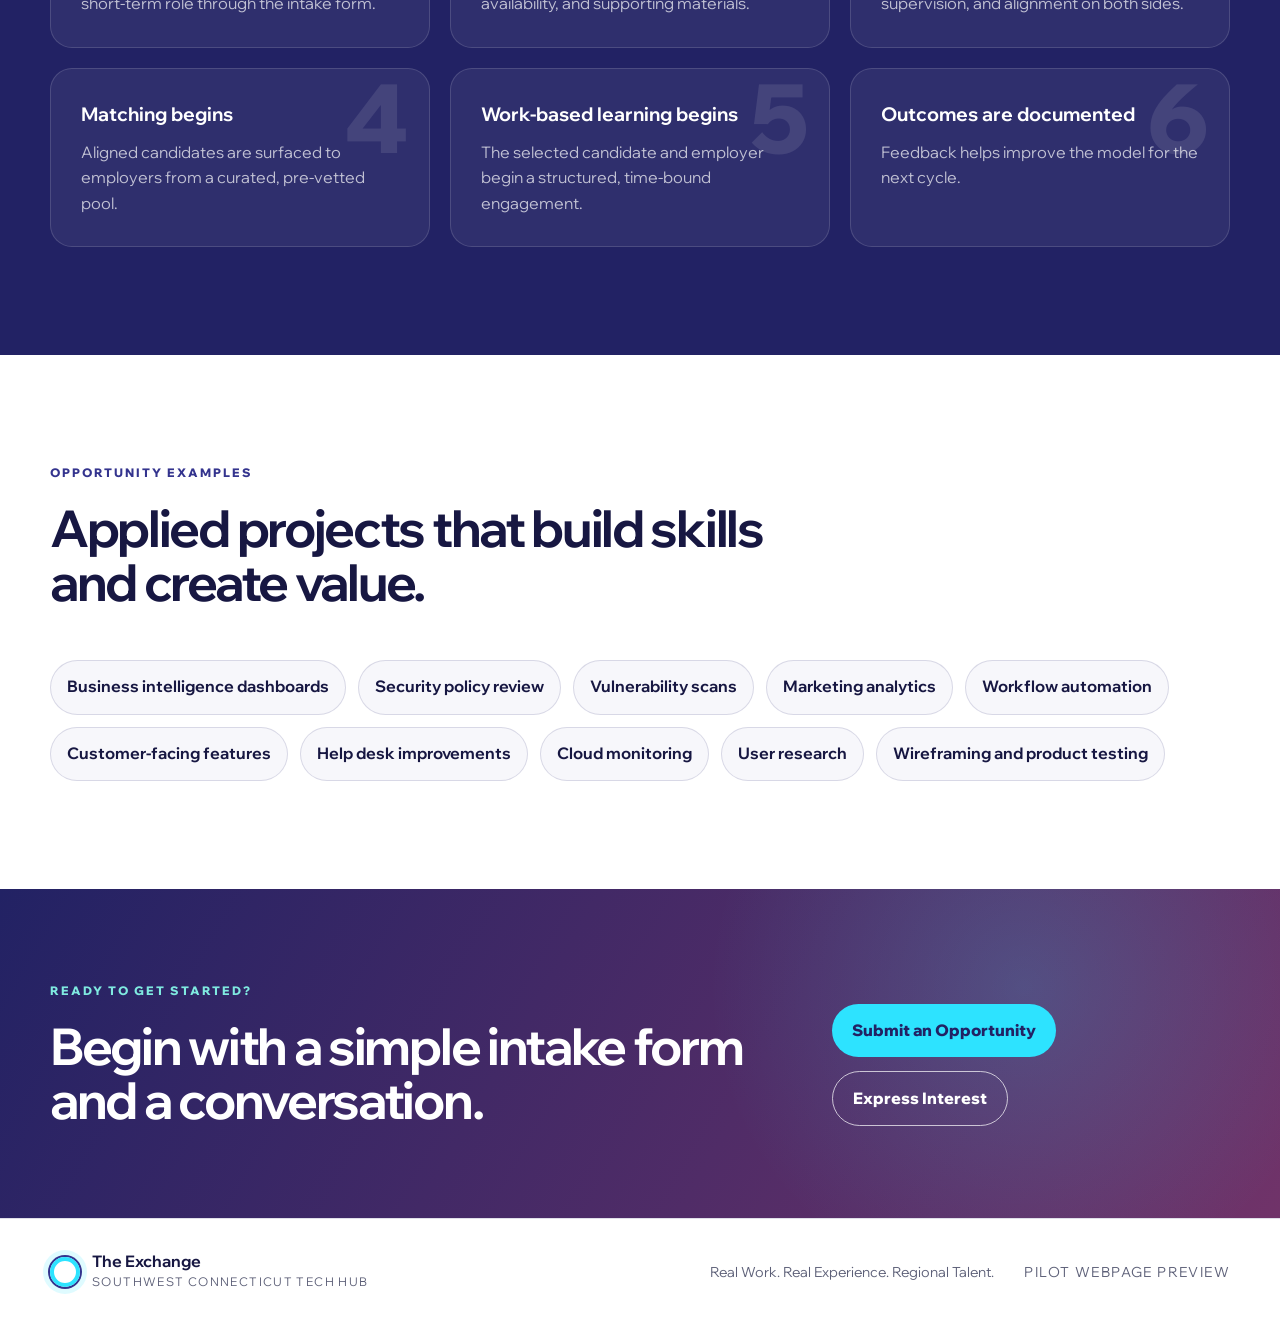
<file: Preview Site/the-exchange-preview/index.html>
<!doctype html>
<html lang="en">
<head>
  <meta charset="utf-8">
  <meta name="viewport" content="width=device-width, initial-scale=1">
  <meta name="description" content="The Exchange connects regional employers with students and early-career tech talent through applied work-based learning opportunities.">
  <title>The Exchange | SWCT Tech Hub</title>
  <link rel="preconnect" href="https://fonts.googleapis.com">
  <link rel="preconnect" href="https://fonts.gstatic.com" crossorigin>
  <link href="https://fonts.googleapis.com/css2?family=Wix+Madefor+Display:wght@400;500;600;700;800&display=swap" rel="stylesheet">
  <link rel="stylesheet" href="style.css">
</head>
<body>
  <a class="skip-link" href="#main">Skip to content</a>

  <header class="site-header">
    <div class="container nav-wrap">
      <a class="brand" href="#top" aria-label="The Exchange home">
        <span class="brand-mark" aria-hidden="true"></span>
        <span>
          <strong>The Exchange</strong>
          <small>SWCT Tech Hub</small>
        </span>
      </a>

      <button class="menu-toggle" type="button" aria-expanded="false" aria-controls="site-nav">
        Menu
      </button>

      <nav id="site-nav" class="site-nav" aria-label="Primary navigation">
        <a href="#about">About</a>
        <a href="#businesses">Businesses</a>
        <a href="#applicants">Applicants</a>
        <a href="#how-it-works">How It Works</a>
        <a class="nav-cta" href="https://docs.google.com/forms/d/e/1FAIpQLSco4Kxa0eZ4RQufsUt5GV_s9_rcIC5j_H87R6EBUiwMVIWEHw/viewform?usp=sharing&ouid=100522455523658235827" target="_blank" rel="noopener">Submit an Opportunity</a>
      </nav>
    </div>
  </header>

  <main id="main">
    <section class="hero" id="top">
      <div class="hero-glow hero-glow-one"></div>
      <div class="hero-glow hero-glow-two"></div>
      <div class="container hero-grid">
        <div class="hero-copy">
          <p class="eyebrow">Southwest Connecticut Tech Hub</p>
          <h1>Real Work.<br>Real Experience.<br><span>Regional Talent.</span></h1>
          <p class="hero-intro">
            The Exchange is a regional, employer-driven marketplace connecting businesses
            with early-career tech talent through applied work-based learning opportunities.
          </p>
          <div class="button-row">
            <a class="button button-primary" href="https://docs.google.com/forms/d/e/1FAIpQLSco4Kxa0eZ4RQufsUt5GV_s9_rcIC5j_H87R6EBUiwMVIWEHw/viewform?usp=sharing&ouid=100522455523658235827" target="_blank" rel="noopener">
              Submit an Opportunity
            </a>
            <a class="button button-secondary" href="https://docs.google.com/forms/d/e/1FAIpQLSfRYo6pgUQsIBrTIhKknnrYG1G-Yk2tPBesPFSG4Wg1rphSHg/viewform?usp=sharing&ouid=100522455523658235827" target="_blank" rel="noopener">
              Express Interest
            </a>
          </div>
          <p class="microcopy">Internships · Project-based work · Short-term roles</p>
        </div>

        <aside class="hero-card" aria-label="The Exchange overview">

          <p class="card-kicker">A practical regional pathway</p>
          <h2>Skills become marketable through experience.</h2>
          <p>
            Employers gain support for real projects. Emerging talent gains structured,
            time-bound experience with clear expectations and deliverables.
          </p>
          <div class="stat-row">
            <div><strong>2</strong><span>simple intake paths</span></div>
            <div><strong>1</strong><span>coordinated process</span></div>
          </div>
        </aside>
      </div>
    </section>

    <section class="section section-light" id="about">
      <div class="container split-layout">
        <div>
          <p class="section-label">What is The Exchange?</p>
          <h2>A coordinated pathway—not another job board.</h2>
        </div>
        <div class="body-copy">
          <p>
            The Exchange connects employers, students, recent graduates, program completers,
            and early-career talent through internships, short-term roles, and project-based engagements.
          </p>
          <p>
            It is not a staffing service or résumé database. It is a structured approach to meaningful,
            time-bound work experiences that benefit both employers and emerging talent.
          </p>
        </div>
      </div>
    </section>

    <section class="section section-indigo" id="why">
      <div class="container">
        <div class="section-heading narrow">
          <p class="section-label light-label">Why The Exchange?</p>
          <h2>Closing the experience gap from both sides.</h2>
          <p>
            Early-career talent is trained and ready to contribute, but often lacks access to the applied
            experience employers expect. At the same time, businesses have real projects and emerging
            skills needs that can become meaningful learning opportunities.
          </p>
        </div>
        <div class="feature-grid">
          <article class="feature-card">
            <span class="feature-number">01</span>
            <h3>Employer-defined work</h3>
            <p>Projects are scoped around real needs, clear outcomes, timelines, and supervision.</p>
          </article>
          <article class="feature-card">
            <span class="feature-number">02</span>
            <h3>Prepared regional talent</h3>
            <p>Candidates are reviewed for skills, readiness, availability, and opportunity alignment.</p>
          </article>
          <article class="feature-card">
            <span class="feature-number">03</span>
            <h3>Human-centered matching</h3>
            <p>The Exchange team coordinates review, follow-up, matching, and learning across each cycle.</p>
          </article>
        </div>
      </div>
    </section>

    <section class="section audience-section" id="businesses">
      <div class="container audience-grid">
        <article class="audience-card business-card">
          <p class="section-label">For Businesses</p>
          <h2>Turn a real need into a structured learning opportunity.</h2>
          <p>
            Submit an internship, short-term role, or project-based engagement with clear deliverables,
            skills, timing, supervision, and work environment.
          </p>
          <ul class="check-list">
            <li>Software development</li>
            <li>Data and analytics</li>
            <li>Cybersecurity</li>
            <li>Cloud and infrastructure</li>
            <li>Product, UX, and IT support</li>
          </ul>
          <a class="text-link" href="https://docs.google.com/forms/d/e/1FAIpQLSco4Kxa0eZ4RQufsUt5GV_s9_rcIC5j_H87R6EBUiwMVIWEHw/viewform?usp=sharing&ouid=100522455523658235827" target="_blank" rel="noopener">
            Submit an Opportunity <span aria-hidden="true">→</span>
          </a>
        </article>

        <article class="audience-card applicant-card" id="applicants">
          <p class="section-label">For Applicants</p>
          <h2>Build hands-on experience with regional employers.</h2>
          <p>
            Students, recent graduates, program completers, and career changers can share their skills,
            interests, availability, work preferences, résumé, and supporting links.
          </p>
          <p class="note">
            Candidates do not apply directly to employers. The Exchange team reviews each profile
            for readiness and alignment with available opportunities.
          </p>
          <a class="text-link" href="https://docs.google.com/forms/d/e/1FAIpQLSfRYo6pgUQsIBrTIhKknnrYG1G-Yk2tPBesPFSG4Wg1rphSHg/viewform?usp=sharing&ouid=100522455523658235827" target="_blank" rel="noopener">
            Express Interest <span aria-hidden="true">→</span>
          </a>
        </article>
      </div>
    </section>

    <section class="section section-indigo" id="how-it-works">
      <div class="container">
        <div class="section-heading">
          <p class="section-label light-label">How It Works</p>
          <h2>A simple path from interest to applied experience.</h2>
        </div>

        <ol class="process-grid">
          <li>
            <span>1</span>
            <h3>Employers submit opportunities</h3>
            <p>Businesses share an internship, project, or short-term role through the intake form.</p>
          </li>
          <li>
            <span>2</span>
            <h3>Candidates express interest</h3>
            <p>Applicants submit skills, training, interests, availability, and supporting materials.</p>
          </li>
          <li>
            <span>3</span>
            <h3>The Exchange reviews for fit</h3>
            <p>The team evaluates readiness, scope, supervision, and alignment on both sides.</p>
          </li>
          <li>
            <span>4</span>
            <h3>Matching begins</h3>
            <p>Aligned candidates are surfaced to employers from a curated, pre-vetted pool.</p>
          </li>
          <li>
            <span>5</span>
            <h3>Work-based learning begins</h3>
            <p>The selected candidate and employer begin a structured, time-bound engagement.</p>
          </li>
          <li>
            <span>6</span>
            <h3>Outcomes are documented</h3>
            <p>Feedback helps improve the model for the next cycle.</p>
          </li>
        </ol>
      </div>
    </section>

    <section class="section" id="examples">
      <div class="container">
        <div class="section-heading">
          <p class="section-label">Opportunity Examples</p>
          <h2>Applied projects that build skills and create value.</h2>
        </div>
        <div class="tag-cloud" aria-label="Example opportunity types">
          <span>Business intelligence dashboards</span>
          <span>Security policy review</span>
          <span>Vulnerability scans</span>
          <span>Marketing analytics</span>
          <span>Workflow automation</span>
          <span>Customer-facing features</span>
          <span>Help desk improvements</span>
          <span>Cloud monitoring</span>
          <span>User research</span>
          <span>Wireframing and product testing</span>
        </div>
      </div>
    </section>

    <section class="final-cta">
      <div class="container final-cta-inner">
        <div>
          <p class="section-label light-label">Ready to get started?</p>
          <h2>Begin with a simple intake form and a conversation.</h2>
        </div>
        <div class="button-row">
          <a class="button button-primary" href="https://docs.google.com/forms/d/e/1FAIpQLSco4Kxa0eZ4RQufsUt5GV_s9_rcIC5j_H87R6EBUiwMVIWEHw/viewform?usp=sharing&ouid=100522455523658235827" target="_blank" rel="noopener">
            Submit an Opportunity
          </a>
          <a class="button button-outline-light" href="https://docs.google.com/forms/d/e/1FAIpQLSfRYo6pgUQsIBrTIhKknnrYG1G-Yk2tPBesPFSG4Wg1rphSHg/viewform?usp=sharing&ouid=100522455523658235827" target="_blank" rel="noopener">
            Express Interest
          </a>
        </div>
      </div>
    </section>
  </main>

  <footer class="site-footer">
    <div class="container footer-grid">
      <div class="brand footer-brand">
        <span class="brand-mark" aria-hidden="true"></span>
        <span>
          <strong>The Exchange</strong>
          <small>Southwest Connecticut Tech Hub</small>
        </span>
      </div>
      <p>Real Work. Real Experience. Regional Talent.</p>
      <p class="footer-note">Pilot webpage preview</p>
    </div>
  </footer>

  <script src="script.js"></script>
</body>
</html>
</file>
<file: Preview Site/the-exchange-hybrid-version 2/style.css>
:root {
  --indigo: #222264;
  --violet: #34348e;
  --purple: #703369;
  --purple-dark: #4a2b83;
  --turquoise: #2de3ff;
  --teal: #7fe9e0;
  --mint: #eef0ff;
  --white: #ffffff;
  --cream: #f8f7fb;
  --ink: #171742;
  --muted: #60647c;
  --line: rgba(34, 34, 100, 0.14);
  --shadow-soft: 0 24px 70px rgba(34, 34, 100, 0.14);
  --shadow-card: 0 12px 34px rgba(34, 34, 100, 0.09);
  --radius-xl: 32px;
  --radius-lg: 24px;
}

* { box-sizing: border-box; }
html { scroll-behavior: smooth; }
body {
  margin: 0;
  color: var(--ink);
  background: var(--cream);
  font-family: "Wix Madefor Display", Arial, sans-serif;
  line-height: 1.6;
  overflow-x: hidden;
}
a { color: inherit; }
button, a { -webkit-tap-highlight-color: transparent; }
.container { width: min(1220px, calc(100% - 40px)); margin: 0 auto; }
.skip-link { position: absolute; left: -9999px; top: 0; z-index: 9999; padding: .8rem 1rem; background: white; }
.skip-link:focus { left: 1rem; top: 1rem; }

/* Header */
.site-header {
  position: fixed;
  inset: 0 0 auto;
  z-index: 100;
  background: rgba(255,255,255,.94);
  border-bottom: 1px solid var(--line);
  backdrop-filter: blur(16px);
}
.nav-wrap {
  min-height: 76px;
  display: flex;
  align-items: center;
  justify-content: space-between;
  gap: 28px;
}
.brand {
  display: inline-flex;
  align-items: center;
  gap: 13px;
  min-width: 220px;
  text-decoration: none;
}
.brand-symbol {
  position: relative;
  width: 42px;
  height: 42px;
  flex: 0 0 auto;
  border: 2px solid var(--indigo);
  border-radius: 50%;
  box-shadow: 0 0 0 5px rgba(45,227,255,.10);
}
.brand-symbol::before,
.brand-symbol::after,
.brand-symbol i {
  content: "";
  position: absolute;
  border-radius: 50%;
}
.brand-symbol::before { inset: 7px; border: 5px solid var(--turquoise); }
.brand-symbol::after { inset: -6px; border: 1px solid rgba(52,52,142,.32); }
.brand-symbol i { width: 7px; height: 7px; top: -5px; right: 3px; background: var(--teal); border: 1px solid var(--indigo); }
.brand-copy strong,
.brand-copy small { display: block; }
.brand-copy strong { color: var(--indigo); font-size: 1.06rem; line-height: 1.05; }
.brand-copy strong span { color: #00abc8; }
.brand-copy small { margin-top: 4px; color: var(--muted); font-size: .66rem; font-weight: 800; letter-spacing: .15em; text-transform: uppercase; }
.nav-links { display: flex; align-items: center; gap: 24px; }
.nav-links a { color: var(--muted); font-size: .88rem; font-weight: 750; text-decoration: none; }
.nav-links a:hover { color: var(--violet); }
.nav-links .nav-cta { padding: .78rem 1.05rem; color: white; background: var(--indigo); border-radius: 999px; box-shadow: var(--shadow-card); }
.nav-links .nav-cta:hover { color: white; background: var(--violet); }
.menu-button { display: none; padding: .56rem .82rem; border: 1px solid var(--line); border-radius: 999px; background: white; color: var(--indigo); font: inherit; font-weight: 800; }
main { padding-top: 76px; }

/* Common */
.section { padding: 104px 0; }
h1, h2, h3, p { margin-top: 0; }
h1, h2, h3 { line-height: 1.04; }
h2 { margin-bottom: 24px; font-size: clamp(2.35rem, 4.2vw, 4.65rem); letter-spacing: -.045em; }
.kicker, .eyebrow, .card-label {
  margin: 0 0 16px;
  color: var(--violet);
  font-size: .76rem;
  font-weight: 800;
  letter-spacing: .18em;
  text-transform: uppercase;
}
.kicker-light { color: var(--teal); }
.section-heading { max-width: 760px; }
.section-heading.centered { margin: 0 auto 52px; text-align: center; }
.button-row { display: flex; flex-wrap: wrap; gap: 14px; }
.button {
  display: inline-flex;
  align-items: center;
  justify-content: center;
  min-height: 52px;
  padding: .86rem 1.28rem;
  border-radius: 999px;
  font-weight: 800;
  text-decoration: none;
  transition: transform .2s ease, box-shadow .2s ease, background .2s ease;
}
.button:hover { transform: translateY(-2px); box-shadow: 0 14px 30px rgba(0,0,0,.16); }
.button-primary { color: var(--indigo); background: var(--turquoise); }
.button-ghost { color: white; border: 1px solid rgba(255,255,255,.55); background: rgba(255,255,255,.08); }

/* Hero */
.hero {
  position: relative;
  overflow: hidden;
  color: white;
  background:
    radial-gradient(circle at 12% 18%, rgba(45,227,255,.17), transparent 25%),
    repeating-radial-gradient(ellipse at -8% 50%, rgba(45,227,255,.075) 0 4px, transparent 5px 18px),
    linear-gradient(120deg, var(--indigo) 0%, #2f2f8f 47%, var(--purple) 100%);
}
.hero::after {
  content: "";
  position: absolute;
  right: -15%;
  bottom: -50%;
  width: 680px;
  height: 680px;
  border: 1px solid rgba(127,233,224,.2);
  border-radius: 50%;
  box-shadow: 0 0 0 52px rgba(127,233,224,.04), 0 0 0 104px rgba(127,233,224,.03), 0 0 0 156px rgba(127,233,224,.02);
}
.hero-grid {
  position: relative;
  z-index: 2;
  min-height: 730px;
  display: grid;
  grid-template-columns: 1.08fr .92fr;
  gap: 70px;
  align-items: center;
  padding: 92px 0;
}
.hero-copy { max-width: 680px; }
.hero .eyebrow { color: var(--teal); }
.hero h1 { margin: 0 0 12px; font-size: clamp(4.6rem, 8vw, 8.2rem); letter-spacing: -.075em; }
.hero-tagline { max-width: 650px; margin-bottom: 24px; color: var(--turquoise); font-size: clamp(1.55rem, 2.45vw, 2.7rem); font-weight: 800; line-height: 1.12; }
.hero-intro { max-width: 650px; margin-bottom: 32px; color: rgba(255,255,255,.82); font-size: 1.12rem; line-height: 1.75; }
.hero-note { display: flex; gap: 10px; align-items: center; margin: 20px 0 0; color: rgba(255,255,255,.68); font-size: .9rem; font-weight: 650; }
.hero-note span { display: grid; place-items: center; width: 24px; height: 24px; flex: 0 0 auto; border-radius: 50%; color: var(--indigo); background: var(--teal); font-weight: 900; }
.hero-orbit { position: absolute; z-index: 1; border-radius: 50%; pointer-events: none; }
.hero-orbit-one { width: 310px; height: 310px; left: -150px; top: 90px; border: 1px solid rgba(45,227,255,.15); box-shadow: 0 0 0 40px rgba(45,227,255,.025), 0 0 0 80px rgba(45,227,255,.018); }
.hero-orbit-two { width: 180px; height: 180px; right: 5%; top: 7%; border: 1px solid rgba(255,255,255,.09); }

.network-visual { position: relative; min-height: 500px; }
.network-panel { position: absolute; inset: 28px; border: 1px solid rgba(255,255,255,.16); border-radius: var(--radius-xl); background: rgba(255,255,255,.08); box-shadow: 0 34px 90px rgba(0,0,0,.24); backdrop-filter: blur(14px); }
.network-line { position: absolute; z-index: 2; height: 2px; background: linear-gradient(90deg, transparent, rgba(45,227,255,.4), transparent); transform-origin: left center; }
.line-one { left: 46%; top: 28%; width: 170px; transform: rotate(28deg); }
.line-two { left: 23%; top: 59%; width: 180px; transform: rotate(-20deg); }
.line-three { left: 51%; top: 63%; width: 160px; transform: rotate(-28deg); }
.network-center {
  position: absolute;
  z-index: 5;
  left: 50%;
  top: 50%;
  width: 172px;
  height: 172px;
  display: grid;
  place-items: center;
  align-content: center;
  text-align: center;
  transform: translate(-50%,-50%);
  border: 1px solid rgba(255,255,255,.22);
  border-radius: 50%;
  background: rgba(255,255,255,.13);
  box-shadow: 0 24px 65px rgba(0,0,0,.24);
  backdrop-filter: blur(14px);
}
.center-ring { position: absolute; inset: 22px; border: 10px solid var(--turquoise); border-radius: 50%; opacity: .18; }
.network-center strong, .network-center small { position: relative; z-index: 2; display: block; }
.network-center strong { max-width: 120px; font-size: 1.35rem; }
.network-center small { margin-top: 5px; color: var(--teal); font-size: .64rem; font-weight: 800; letter-spacing: .12em; text-transform: uppercase; }
.network-card { position: absolute; z-index: 6; display: flex; gap: 12px; align-items: center; padding: 16px 17px; border: 1px solid rgba(255,255,255,.18); border-radius: 18px; background: rgba(255,255,255,.12); box-shadow: 0 18px 45px rgba(0,0,0,.18); backdrop-filter: blur(12px); }
.node-icon { display: grid; place-items: center; width: 44px; height: 44px; flex: 0 0 auto; border-radius: 50%; color: var(--indigo); background: var(--teal); font-weight: 900; }
.network-card strong, .network-card small { display: block; }
.network-card strong { color: white; }
.network-card small { color: rgba(255,255,255,.65); font-size: .78rem; }
.employer-node { left: 0; top: 68px; }
.candidate-node { left: 4px; bottom: 64px; }
.review-node { right: 0; top: 112px; }
.match-node { right: 14px; bottom: 38px; max-width: 240px; background: rgba(34,34,100,.8); }

/* About */
.about { background: white; }
.about-grid { display: grid; grid-template-columns: .82fr 1.18fr; gap: 72px; align-items: start; }
.about-card { padding: 36px; border: 1px solid var(--line); border-radius: var(--radius-xl); background: linear-gradient(145deg, rgba(238,240,255,.85), white); box-shadow: var(--shadow-card); }
.about-card p { color: var(--muted); font-size: 1.08rem; }
.about-card p:last-of-type { margin-bottom: 0; }
.about-highlights { display: grid; grid-template-columns: repeat(3,1fr); gap: 14px; margin-top: 28px; }
.about-highlights div { padding: 20px; border-radius: 18px; background: white; box-shadow: var(--shadow-card); }
.about-highlights strong, .about-highlights span { display: block; }
.about-highlights strong { color: var(--violet); font-size: 1.7rem; }
.about-highlights span { margin-top: 3px; color: var(--muted); font-size: .8rem; font-weight: 700; }

/* Process */
.process { background: var(--mint); }
.process-grid { display: grid; grid-template-columns: repeat(3,1fr); gap: 18px; margin: 0; padding: 0; list-style: none; }
.process-card { min-height: 255px; padding: 29px; border: 1px solid rgba(34,34,100,.12); border-radius: var(--radius-lg); background: rgba(255,255,255,.8); box-shadow: var(--shadow-card); }
.step { display: grid; place-items: center; width: 44px; height: 44px; margin-bottom: 34px; border-radius: 50%; color: white; background: var(--indigo); font-weight: 900; }
.process-card h3 { margin-bottom: 11px; color: var(--indigo); font-size: 1.2rem; }
.process-card p { margin-bottom: 0; color: var(--muted); }

/* Audiences */
.audiences { background: white; }
.audiences .section-heading { margin-bottom: 50px; }
.audience-grid { display: grid; grid-template-columns: repeat(2,1fr); gap: 24px; }
.audience-card { padding: 44px; border-radius: var(--radius-xl); box-shadow: var(--shadow-soft); }
.business-card { border: 1px solid var(--line); background: white; }
.applicant-card { color: white; background: linear-gradient(145deg, var(--violet), var(--purple)); }
.audience-icon { display: grid; place-items: center; width: 60px; height: 60px; margin-bottom: 24px; border-radius: 50%; color: var(--indigo); background: var(--mint); font-size: 1.25rem; font-weight: 900; }
.audience-card h3 { margin-bottom: 18px; font-size: clamp(2rem, 3.3vw, 3.35rem); letter-spacing: -.04em; }
.audience-card p { font-size: 1.02rem; }
.business-card p { color: var(--muted); }
.applicant-card p { color: rgba(255,255,255,.82); }
.applicant-card .card-label { color: var(--teal); }
.skill-list { columns: 2; margin: 24px 0; padding: 0; list-style: none; }
.skill-list li { position: relative; margin-bottom: 9px; padding-left: 18px; color: var(--muted); }
.skill-list li::before { content: ""; position: absolute; left: 0; top: .65em; width: 8px; height: 8px; border-radius: 50%; background: var(--turquoise); }
.card-note { margin: 25px 0 30px; padding: 19px; border-radius: 17px; }
.business-card .card-note { background: var(--cream); }
.applicant-card .card-note { background: rgba(255,255,255,.10); }
.audience-link { display: inline-flex; gap: 10px; align-items: center; font-weight: 900; text-decoration: none; }
.business-card .audience-link { color: var(--violet); }
.applicant-card .audience-link { color: var(--turquoise); }
.audience-link span { transition: transform .2s ease; }
.audience-link:hover span { transform: translateX(4px); }

/* Examples */
.examples { color: white; background: linear-gradient(125deg, var(--indigo), var(--purple-dark)); }
.examples-grid { display: grid; grid-template-columns: .8fr 1.2fr; gap: 58px; align-items: start; }
.examples-copy p:last-child { color: rgba(255,255,255,.72); font-size: 1.08rem; }
.example-list { display: grid; grid-template-columns: repeat(2,1fr); gap: 14px; }
.example-item { position: relative; padding: 22px 22px 22px 47px; border: 1px solid rgba(255,255,255,.14); border-radius: 18px; background: rgba(255,255,255,.07); font-weight: 750; }
.example-item::before { content: ""; position: absolute; left: 22px; top: 1.74em; width: 10px; height: 10px; border-radius: 50%; background: var(--turquoise); }

/* Why */
.why { background: var(--cream); }
.why-heading { max-width: 900px; margin: 0 auto 50px; text-align: center; }
.why-heading p { color: var(--muted); font-size: 1.06rem; }
.why-grid { display: grid; grid-template-columns: repeat(3,1fr); gap: 20px; }
.why-card { padding: 31px; border: 1px solid var(--line); border-radius: var(--radius-lg); background: white; box-shadow: var(--shadow-card); }
.why-number { display: grid; place-items: center; width: 46px; height: 46px; margin-bottom: 32px; border-radius: 50%; color: white; background: var(--violet); font-weight: 900; }
.why-card h3 { margin-bottom: 10px; color: var(--indigo); font-size: 1.35rem; }
.why-card p { margin-bottom: 0; color: var(--muted); }

/* Assistant */
.assistant-section { background: white; }
.assistant-shell { display: grid; grid-template-columns: 1fr 390px; gap: 52px; align-items: center; padding: 48px; border: 1px solid var(--line); border-radius: var(--radius-xl); background: linear-gradient(145deg, white, rgba(238,240,255,.58)); box-shadow: var(--shadow-soft); }
.assistant-copy p { color: var(--muted); font-size: 1.04rem; }
.assistant-prompts { display: flex; flex-wrap: wrap; gap: 9px; margin: 24px 0; }
.assistant-prompts span { padding: .66rem .9rem; border-radius: 999px; color: var(--violet); background: white; box-shadow: var(--shadow-card); font-size: .78rem; font-weight: 800; }
.assistant-limit { margin-bottom: 0; padding: 18px; border-left: 4px solid var(--violet); border-radius: 0 14px 14px 0; background: rgba(74,43,131,.07); }
.chat-card { overflow: hidden; border: 1px solid var(--line); border-radius: 26px; background: white; box-shadow: var(--shadow-card); }
.chat-header { display: flex; align-items: center; gap: 12px; padding: 17px 18px; color: white; background: linear-gradient(120deg, var(--indigo), var(--purple)); }
.chat-avatar { display: grid; place-items: center; width: 39px; height: 39px; border-radius: 50%; color: var(--indigo); background: var(--teal); font-size: .78rem; font-weight: 900; }
.chat-header strong, .chat-header small { display: block; }
.chat-header small { color: rgba(255,255,255,.62); font-size: .72rem; }
.chat-header i { width: 7px; height: 7px; margin-left: auto; border-radius: 50%; background: var(--teal); }
.chat-body { display: grid; gap: 14px; padding: 20px; }
.message { max-width: 86%; padding: 14px 15px; border-radius: 17px; font-size: .86rem; line-height: 1.55; }
.assistant-message { border-top-left-radius: 4px; color: var(--ink); background: var(--mint); }
.user-message { justify-self: end; border-top-right-radius: 4px; color: white; background: var(--violet); }

/* Final CTA */
.final-cta { position: relative; overflow: hidden; padding: 92px 0; color: white; background: radial-gradient(circle at 80% 30%, rgba(45,227,255,.18), transparent 30%), linear-gradient(120deg, var(--indigo), var(--purple)); }
.final-cta-inner { display: grid; grid-template-columns: 1fr auto; gap: 52px; align-items: end; }
.final-cta h2 { max-width: 820px; margin-bottom: 18px; }
.final-cta p:not(.kicker) { max-width: 780px; margin-bottom: 0; color: rgba(255,255,255,.72); font-size: 1.06rem; }
.final-buttons { justify-content: flex-end; max-width: 260px; }
.final-buttons .button { width: 100%; }

/* Footer */
.site-footer { padding: 36px 0; border-top: 1px solid var(--line); background: white; }
.footer-grid { display: grid; grid-template-columns: 1fr auto auto; gap: 28px; align-items: center; }
.footer-grid p { margin: 0; color: var(--muted); font-size: .86rem; }
.footer-note { letter-spacing: .1em; text-transform: uppercase; }
.footer-brand .brand-symbol { width: 34px; height: 34px; }
.footer-brand { min-width: 230px; }

@media (max-width: 1040px) {
  .nav-links { gap: 17px; }
  .nav-links a { font-size: .82rem; }
  .hero-grid { grid-template-columns: 1fr; gap: 38px; }
  .network-visual { min-height: 480px; max-width: 650px; width: 100%; margin: 0 auto; }
  .about-grid, .examples-grid, .assistant-shell { grid-template-columns: 1fr; }
  .assistant-shell { padding: 38px; }
  .chat-card { max-width: 520px; }
  .final-cta-inner { grid-template-columns: 1fr; align-items: start; }
  .final-buttons { max-width: none; justify-content: flex-start; }
  .final-buttons .button { width: auto; }
}

@media (max-width: 860px) {
  .menu-button { display: inline-flex; }
  .nav-links {
    display: none;
    position: absolute;
    top: 76px;
    left: 20px;
    right: 20px;
    padding: 20px;
    border: 1px solid var(--line);
    border-radius: 20px;
    background: white;
    box-shadow: var(--shadow-soft);
    flex-direction: column;
    align-items: stretch;
  }
  .nav-links.is-open { display: flex; }
  .nav-links .nav-cta { text-align: center; }
  .audience-grid { grid-template-columns: 1fr; }
  .process-grid, .why-grid { grid-template-columns: repeat(2,1fr); }
  .footer-grid { grid-template-columns: 1fr; }
}

@media (max-width: 620px) {
  .container { width: min(100% - 28px, 1220px); }
  .section { padding: 78px 0; }
  .brand { min-width: 0; }
  .brand-copy small { display: none; }
  .hero-grid { min-height: auto; padding: 76px 0 70px; }
  .hero h1 { font-size: clamp(4rem, 20vw, 5.7rem); }
  .hero-tagline { font-size: 1.55rem; }
  .button-row { align-items: stretch; }
  .button { width: 100%; }
  .network-visual { min-height: 540px; transform: scale(.94); transform-origin: center top; }
  .network-panel { inset: 42px 0; }
  .employer-node { left: 2px; top: 54px; }
  .candidate-node { left: 2px; bottom: 64px; }
  .review-node { right: 2px; top: 112px; }
  .match-node { right: 2px; bottom: 20px; max-width: 230px; }
  .about-grid { gap: 26px; }
  .about-card, .audience-card, .assistant-shell { padding: 28px; }
  .about-highlights, .process-grid, .why-grid, .example-list { grid-template-columns: 1fr; }
  .skill-list { columns: 1; }
  .final-buttons .button { width: 100%; }
}
</file>
<file: Preview Site/the-exchange-hybrid-version-animated/style.css>
:root {
  --indigo: #222264;
  --violet: #34348e;
  --purple: #703369;
  --purple-dark: #4a2b83;
  --turquoise: #2de3ff;
  --teal: #7fe9e0;
  --mint: #eef0ff;
  --white: #ffffff;
  --cream: #f8f7fb;
  --ink: #171742;
  --muted: #60647c;
  --line: rgba(34, 34, 100, 0.14);
  --shadow-soft: 0 24px 70px rgba(34, 34, 100, 0.14);
  --shadow-card: 0 12px 34px rgba(34, 34, 100, 0.09);
  --radius-xl: 32px;
  --radius-lg: 24px;
}

* { box-sizing: border-box; }
html { scroll-behavior: smooth; }
body {
  margin: 0;
  color: var(--ink);
  background: var(--cream);
  font-family: "Wix Madefor Display", Arial, sans-serif;
  line-height: 1.6;
  overflow-x: hidden;
}
a { color: inherit; }
button, a { -webkit-tap-highlight-color: transparent; }
.container { width: min(1220px, calc(100% - 40px)); margin: 0 auto; }
.skip-link { position: absolute; left: -9999px; top: 0; z-index: 9999; padding: .8rem 1rem; background: white; }
.skip-link:focus { left: 1rem; top: 1rem; }

/* Header */
.site-header {
  position: fixed;
  inset: 0 0 auto;
  z-index: 100;
  background: rgba(255,255,255,.94);
  border-bottom: 1px solid var(--line);
  backdrop-filter: blur(16px);
}
.nav-wrap {
  min-height: 76px;
  display: flex;
  align-items: center;
  justify-content: space-between;
  gap: 28px;
}
.brand {
  display: inline-flex;
  align-items: center;
  gap: 13px;
  min-width: 220px;
  text-decoration: none;
}
.brand-symbol {
  position: relative;
  width: 42px;
  height: 42px;
  flex: 0 0 auto;
  border: 2px solid var(--indigo);
  border-radius: 50%;
  box-shadow: 0 0 0 5px rgba(45,227,255,.10);
}
.brand-symbol::before,
.brand-symbol::after,
.brand-symbol i {
  content: "";
  position: absolute;
  border-radius: 50%;
}
.brand-symbol::before { inset: 7px; border: 5px solid var(--turquoise); }
.brand-symbol::after { inset: -6px; border: 1px solid rgba(52,52,142,.32); }
.brand-symbol i { width: 7px; height: 7px; top: -5px; right: 3px; background: var(--teal); border: 1px solid var(--indigo); }
.brand-copy strong,
.brand-copy small { display: block; }
.brand-copy strong { color: var(--indigo); font-size: 1.06rem; line-height: 1.05; }
.brand-copy strong span { color: #00abc8; }
.brand-copy small { margin-top: 4px; color: var(--muted); font-size: .66rem; font-weight: 800; letter-spacing: .15em; text-transform: uppercase; }
.nav-links { display: flex; align-items: center; gap: 24px; }
.nav-links a { color: var(--muted); font-size: .88rem; font-weight: 750; text-decoration: none; }
.nav-links a:hover { color: var(--violet); }
.nav-links .nav-cta { padding: .78rem 1.05rem; color: white; background: var(--indigo); border-radius: 999px; box-shadow: var(--shadow-card); }
.nav-links .nav-cta:hover { color: white; background: var(--violet); }
.menu-button { display: none; padding: .56rem .82rem; border: 1px solid var(--line); border-radius: 999px; background: white; color: var(--indigo); font: inherit; font-weight: 800; }
main { padding-top: 76px; }

/* Common */
.section { padding: 104px 0; }
h1, h2, h3, p { margin-top: 0; }
h1, h2, h3 { line-height: 1.04; }
h2 { margin-bottom: 24px; font-size: clamp(2.35rem, 4.2vw, 4.65rem); letter-spacing: -.045em; }
.kicker, .eyebrow, .card-label {
  margin: 0 0 16px;
  color: var(--violet);
  font-size: .76rem;
  font-weight: 800;
  letter-spacing: .18em;
  text-transform: uppercase;
}
.kicker-light { color: var(--teal); }
.section-heading { max-width: 760px; }
.section-heading.centered { margin: 0 auto 52px; text-align: center; }
.button-row { display: flex; flex-wrap: wrap; gap: 14px; }
.button {
  display: inline-flex;
  align-items: center;
  justify-content: center;
  min-height: 52px;
  padding: .86rem 1.28rem;
  border-radius: 999px;
  font-weight: 800;
  text-decoration: none;
  transition: transform .2s ease, box-shadow .2s ease, background .2s ease;
}
.button:hover { transform: translateY(-2px); box-shadow: 0 14px 30px rgba(0,0,0,.16); }
.button-primary { color: var(--indigo); background: var(--turquoise); }
.button-ghost { color: white; border: 1px solid rgba(255,255,255,.55); background: rgba(255,255,255,.08); }

/* Hero */
.hero {
  position: relative;
  overflow: hidden;
  color: white;
  background:
    radial-gradient(circle at 12% 18%, rgba(45,227,255,.17), transparent 25%),
    repeating-radial-gradient(ellipse at -8% 50%, rgba(45,227,255,.075) 0 4px, transparent 5px 18px),
    linear-gradient(120deg, var(--indigo) 0%, #2f2f8f 47%, var(--purple) 100%);
}
.hero::after {
  content: "";
  position: absolute;
  right: -15%;
  bottom: -50%;
  width: 680px;
  height: 680px;
  border: 1px solid rgba(127,233,224,.2);
  border-radius: 50%;
  box-shadow: 0 0 0 52px rgba(127,233,224,.04), 0 0 0 104px rgba(127,233,224,.03), 0 0 0 156px rgba(127,233,224,.02);
}
.hero-grid {
  position: relative;
  z-index: 2;
  min-height: 730px;
  display: grid;
  grid-template-columns: 1.08fr .92fr;
  gap: 70px;
  align-items: center;
  padding: 92px 0;
}
.hero-copy { max-width: 680px; }
.hero .eyebrow { color: var(--teal); }
.hero h1 {
  margin: 0 0 30px;
  font-size: clamp(4.4rem, 7.2vw, 7.8rem);
  line-height: .88;
  letter-spacing: -.075em;
}
.hero-headline span {
  display: block;
}
.hero-headline .accent-line {
  color: var(--turquoise);
}
.hero-intro { max-width: 650px; margin-bottom: 32px; color: rgba(255,255,255,.82); font-size: 1.12rem; line-height: 1.75; }
.hero-note { display: flex; gap: 10px; align-items: center; margin: 20px 0 0; color: rgba(255,255,255,.68); font-size: .9rem; font-weight: 650; }
.hero-note span { display: grid; place-items: center; width: 24px; height: 24px; flex: 0 0 auto; border-radius: 50%; color: var(--indigo); background: var(--teal); font-weight: 900; }
.hero-orbit { position: absolute; z-index: 1; border-radius: 50%; pointer-events: none; }
.hero-orbit-one { width: 310px; height: 310px; left: -150px; top: 90px; border: 1px solid rgba(45,227,255,.15); box-shadow: 0 0 0 40px rgba(45,227,255,.025), 0 0 0 80px rgba(45,227,255,.018); }
.hero-orbit-two { width: 180px; height: 180px; right: 5%; top: 7%; border: 1px solid rgba(255,255,255,.09); }

.network-visual { position: relative; min-height: 500px; }
.network-panel { position: absolute; inset: 28px; border: 1px solid rgba(255,255,255,.16); border-radius: var(--radius-xl); background: rgba(255,255,255,.08); box-shadow: 0 34px 90px rgba(0,0,0,.24); backdrop-filter: blur(14px); }
.network-line { position: absolute; z-index: 2; height: 2px; background: linear-gradient(90deg, transparent, rgba(45,227,255,.4), transparent); transform-origin: left center; }
.line-one { left: 46%; top: 28%; width: 170px; transform: rotate(28deg); }
.line-two { left: 23%; top: 59%; width: 180px; transform: rotate(-20deg); }
.line-three { left: 51%; top: 63%; width: 160px; transform: rotate(-28deg); }
.network-center {
  position: absolute;
  z-index: 5;
  left: 50%;
  top: 50%;
  width: 172px;
  height: 172px;
  display: grid;
  place-items: center;
  align-content: center;
  text-align: center;
  transform: translate(-50%,-50%);
  border: 1px solid rgba(255,255,255,.22);
  border-radius: 50%;
  background: rgba(255,255,255,.13);
  box-shadow: 0 24px 65px rgba(0,0,0,.24);
  backdrop-filter: blur(14px);
}
.center-ring { position: absolute; inset: 22px; border: 10px solid var(--turquoise); border-radius: 50%; opacity: .18; }
.network-center strong, .network-center small { position: relative; z-index: 2; display: block; }
.network-center strong { max-width: 120px; font-size: 1.35rem; }
.network-center small { margin-top: 5px; color: var(--teal); font-size: .64rem; font-weight: 800; letter-spacing: .12em; text-transform: uppercase; }
.network-card { position: absolute; z-index: 6; display: flex; gap: 12px; align-items: center; padding: 16px 17px; border: 1px solid rgba(255,255,255,.18); border-radius: 18px; background: rgba(255,255,255,.12); box-shadow: 0 18px 45px rgba(0,0,0,.18); backdrop-filter: blur(12px); }
.node-icon { display: grid; place-items: center; width: 44px; height: 44px; flex: 0 0 auto; border-radius: 50%; color: var(--indigo); background: var(--teal); font-weight: 900; }
.network-card strong, .network-card small { display: block; }
.network-card strong { color: white; }
.network-card small { color: rgba(255,255,255,.65); font-size: .78rem; }
.employer-node { left: 0; top: 68px; }
.candidate-node { left: 4px; bottom: 64px; }
.review-node { right: 0; top: 112px; }
.match-node { right: 14px; bottom: 38px; max-width: 240px; background: rgba(34,34,100,.8); }


/* Subtle network animation */
.network-panel {
  animation: panel-breathe 8s ease-in-out infinite;
}

.network-center {
  animation: center-pulse 5.5s ease-in-out infinite;
}

.center-ring {
  animation: ring-glow 4.8s ease-in-out infinite;
}

.network-line {
  background-size: 220% 100%;
  animation: line-flow 4.5s linear infinite;
}

.employer-node {
  animation: node-float-a 5.8s ease-in-out infinite;
}

.candidate-node {
  animation: node-float-b 6.4s ease-in-out infinite .4s;
}

.review-node {
  animation: node-float-b 6s ease-in-out infinite .8s;
}

.match-node {
  animation: node-float-a 6.8s ease-in-out infinite 1.1s;
}

.node-icon {
  animation: icon-glow 4.6s ease-in-out infinite;
}

@keyframes panel-breathe {
  0%, 100% {
    box-shadow: 0 34px 90px rgba(0,0,0,.24);
    background: rgba(255,255,255,.08);
  }
  50% {
    box-shadow: 0 38px 100px rgba(0,0,0,.28), 0 0 36px rgba(45,227,255,.06);
    background: rgba(255,255,255,.095);
  }
}

@keyframes center-pulse {
  0%, 100% {
    transform: translate(-50%,-50%) scale(1);
    box-shadow: 0 24px 65px rgba(0,0,0,.24);
  }
  50% {
    transform: translate(-50%,-50%) scale(1.025);
    box-shadow: 0 28px 72px rgba(0,0,0,.28), 0 0 24px rgba(45,227,255,.10);
  }
}

@keyframes ring-glow {
  0%, 100% {
    opacity: .18;
    box-shadow: 0 0 0 rgba(45,227,255,0);
  }
  50% {
    opacity: .28;
    box-shadow: 0 0 28px rgba(45,227,255,.15);
  }
}

@keyframes line-flow {
  from { background-position: 180% 0; }
  to { background-position: -40% 0; }
}

@keyframes node-float-a {
  0%, 100% { transform: translateY(0); }
  50% { transform: translateY(-5px); }
}

@keyframes node-float-b {
  0%, 100% { transform: translateY(0); }
  50% { transform: translateY(5px); }
}

@keyframes icon-glow {
  0%, 100% {
    box-shadow: 0 0 0 rgba(127,233,224,0);
  }
  50% {
    box-shadow: 0 0 18px rgba(127,233,224,.22);
  }
}

@media (prefers-reduced-motion: reduce) {
  .network-panel,
  .network-center,
  .center-ring,
  .network-line,
  .network-card,
  .node-icon {
    animation: none !important;
  }
}

/* About */
.about { background: white; }
.about-grid { display: grid; grid-template-columns: .82fr 1.18fr; gap: 72px; align-items: start; }
.about-card { padding: 36px; border: 1px solid var(--line); border-radius: var(--radius-xl); background: linear-gradient(145deg, rgba(238,240,255,.85), white); box-shadow: var(--shadow-card); }
.about-card p { color: var(--muted); font-size: 1.08rem; }
.about-card p:last-of-type { margin-bottom: 0; }
.about-highlights { display: grid; grid-template-columns: repeat(3,1fr); gap: 14px; margin-top: 28px; }
.about-highlights div { padding: 20px; border-radius: 18px; background: white; box-shadow: var(--shadow-card); }
.about-highlights strong, .about-highlights span { display: block; }
.about-highlights strong { color: var(--violet); font-size: 1.7rem; }
.about-highlights span { margin-top: 3px; color: var(--muted); font-size: .8rem; font-weight: 700; }

/* Process */
.process {
  position: relative;
  overflow: hidden;
  background:
    radial-gradient(circle at 12% 18%, rgba(45,227,255,.17), transparent 25%),
    repeating-radial-gradient(ellipse at -8% 50%, rgba(45,227,255,.075) 0 4px, transparent 5px 18px),
    linear-gradient(120deg, var(--indigo) 0%, #2f2f8f 47%, var(--purple) 100%);
}
.process::after {
  content: "";
  position: absolute;
  right: -14%;
  bottom: -55%;
  width: 640px;
  height: 640px;
  border: 1px solid rgba(127,233,224,.18);
  border-radius: 50%;
  box-shadow: 0 0 0 48px rgba(127,233,224,.04), 0 0 0 96px rgba(127,233,224,.03), 0 0 0 144px rgba(127,233,224,.02);
  pointer-events: none;
}
.process .container { position: relative; z-index: 1; }
.process .kicker { color: var(--teal); }
.process .section-heading h2 { color: white; }
.process-grid { display: grid; grid-template-columns: repeat(3,1fr); gap: 18px; margin: 0; padding: 0; list-style: none; }
.process-card { min-height: 255px; padding: 29px; border: 1px solid rgba(255,255,255,.14); border-radius: var(--radius-lg); background: rgba(255,255,255,.92); box-shadow: var(--shadow-card); }
.step { display: grid; place-items: center; width: 44px; height: 44px; margin-bottom: 34px; border-radius: 50%; color: white; background: var(--indigo); font-weight: 900; }
.process-card h3 { margin-bottom: 11px; color: var(--indigo); font-size: 1.2rem; }
.process-card p { margin-bottom: 0; color: var(--muted); }

/* Audiences */
.audiences { background: white; }
.audiences .section-heading { margin-bottom: 50px; }
.audience-grid { display: grid; grid-template-columns: repeat(2,1fr); gap: 24px; }
.audience-card { padding: 44px; border-radius: var(--radius-xl); box-shadow: var(--shadow-soft); }
.business-card { border: 1px solid var(--line); background: white; }
.applicant-card { color: white; background: linear-gradient(145deg, var(--violet), var(--purple)); }
.audience-icon { display: grid; place-items: center; width: 60px; height: 60px; margin-bottom: 24px; border-radius: 50%; color: var(--indigo); background: var(--mint); font-size: 1.25rem; font-weight: 900; }
.audience-card h3 { margin-bottom: 18px; font-size: clamp(2rem, 3.3vw, 3.35rem); letter-spacing: -.04em; }
.audience-card p { font-size: 1.02rem; }
.business-card p { color: var(--muted); }
.applicant-card p { color: rgba(255,255,255,.82); }
.applicant-card .card-label { color: var(--teal); }
.skill-list { columns: 2; margin: 24px 0; padding: 0; list-style: none; }
.skill-list li { position: relative; margin-bottom: 9px; padding-left: 18px; color: var(--muted); }
.skill-list li::before { content: ""; position: absolute; left: 0; top: .65em; width: 8px; height: 8px; border-radius: 50%; background: var(--turquoise); }
.card-note { margin: 25px 0 30px; padding: 19px; border-radius: 17px; }
.business-card .card-note { background: var(--cream); }
.applicant-card .card-note { background: rgba(255,255,255,.10); }
.audience-link { display: inline-flex; gap: 10px; align-items: center; font-weight: 900; text-decoration: none; }
.business-card .audience-link { color: var(--violet); }
.applicant-card .audience-link { color: var(--turquoise); }
.audience-link span { transition: transform .2s ease; }
.audience-link:hover span { transform: translateX(4px); }

/* Examples */
.examples { color: white; background: linear-gradient(125deg, var(--indigo), var(--purple-dark)); }
.examples-grid { display: grid; grid-template-columns: .8fr 1.2fr; gap: 58px; align-items: start; }
.examples-copy p:last-child { color: rgba(255,255,255,.72); font-size: 1.08rem; }
.example-list { display: grid; grid-template-columns: repeat(2,1fr); gap: 14px; }
.example-item { position: relative; padding: 22px 22px 22px 47px; border: 1px solid rgba(255,255,255,.14); border-radius: 18px; background: rgba(255,255,255,.07); font-weight: 750; }
.example-item::before { content: ""; position: absolute; left: 22px; top: 1.74em; width: 10px; height: 10px; border-radius: 50%; background: var(--turquoise); }

/* Why */
.why { background: var(--cream); }
.why-heading { max-width: 900px; margin: 0 auto 50px; text-align: center; }
.why-heading p { color: var(--muted); font-size: 1.06rem; }
.why-grid { display: grid; grid-template-columns: repeat(3,1fr); gap: 20px; }
.why-card { padding: 31px; border: 1px solid var(--line); border-radius: var(--radius-lg); background: white; box-shadow: var(--shadow-card); }
.why-number { display: grid; place-items: center; width: 46px; height: 46px; margin-bottom: 32px; border-radius: 50%; color: white; background: var(--violet); font-weight: 900; }
.why-card h3 { margin-bottom: 10px; color: var(--indigo); font-size: 1.35rem; }
.why-card p { margin-bottom: 0; color: var(--muted); }

/* Assistant */
.assistant-section { background: white; }
.assistant-shell { display: grid; grid-template-columns: 1fr 390px; gap: 52px; align-items: center; padding: 48px; border: 1px solid var(--line); border-radius: var(--radius-xl); background: linear-gradient(145deg, white, rgba(238,240,255,.58)); box-shadow: var(--shadow-soft); }
.assistant-copy p { color: var(--muted); font-size: 1.04rem; }
.assistant-prompts { display: flex; flex-wrap: wrap; gap: 9px; margin: 24px 0; }
.assistant-prompts span { padding: .66rem .9rem; border-radius: 999px; color: var(--violet); background: white; box-shadow: var(--shadow-card); font-size: .78rem; font-weight: 800; }
.assistant-limit { margin-bottom: 0; padding: 18px; border-left: 4px solid var(--violet); border-radius: 0 14px 14px 0; background: rgba(74,43,131,.07); }
.chat-card { overflow: hidden; border: 1px solid var(--line); border-radius: 26px; background: white; box-shadow: var(--shadow-card); }
.chat-header { display: flex; align-items: center; gap: 12px; padding: 17px 18px; color: white; background: linear-gradient(120deg, var(--indigo), var(--purple)); }
.chat-avatar { display: grid; place-items: center; width: 39px; height: 39px; border-radius: 50%; color: var(--indigo); background: var(--teal); font-size: .78rem; font-weight: 900; }
.chat-header strong, .chat-header small { display: block; }
.chat-header small { color: rgba(255,255,255,.62); font-size: .72rem; }
.chat-header i { width: 7px; height: 7px; margin-left: auto; border-radius: 50%; background: var(--teal); }
.chat-body { display: grid; gap: 14px; padding: 20px; }
.message { max-width: 86%; padding: 14px 15px; border-radius: 17px; font-size: .86rem; line-height: 1.55; }
.assistant-message { border-top-left-radius: 4px; color: var(--ink); background: var(--mint); }
.user-message { justify-self: end; border-top-right-radius: 4px; color: white; background: var(--violet); }

/* Final CTA */
.final-cta { position: relative; overflow: hidden; padding: 92px 0; color: white; background: radial-gradient(circle at 80% 30%, rgba(45,227,255,.18), transparent 30%), linear-gradient(120deg, var(--indigo), var(--purple)); }
.final-cta-inner { display: grid; grid-template-columns: 1fr auto; gap: 52px; align-items: end; }
.final-cta h2 { max-width: 820px; margin-bottom: 18px; }
.final-cta p:not(.kicker) { max-width: 780px; margin-bottom: 0; color: rgba(255,255,255,.72); font-size: 1.06rem; }
.final-buttons { justify-content: flex-end; max-width: 260px; }
.final-buttons .button { width: 100%; }

/* Footer */
.site-footer { padding: 36px 0; border-top: 1px solid var(--line); background: white; }
.footer-grid { display: grid; grid-template-columns: 1fr auto auto; gap: 28px; align-items: center; }
.footer-grid p { margin: 0; color: var(--muted); font-size: .86rem; }
.footer-note { letter-spacing: .1em; text-transform: uppercase; }
.footer-brand .brand-symbol { width: 34px; height: 34px; }
.footer-brand { min-width: 230px; }

@media (max-width: 1040px) {
  .nav-links { gap: 17px; }
  .nav-links a { font-size: .82rem; }
  .hero-grid { grid-template-columns: 1fr; gap: 38px; }
  .network-visual { min-height: 480px; max-width: 650px; width: 100%; margin: 0 auto; }
  .about-grid, .examples-grid, .assistant-shell { grid-template-columns: 1fr; }
  .assistant-shell { padding: 38px; }
  .chat-card { max-width: 520px; }
  .final-cta-inner { grid-template-columns: 1fr; align-items: start; }
  .final-buttons { max-width: none; justify-content: flex-start; }
  .final-buttons .button { width: auto; }
}

@media (max-width: 860px) {
  .menu-button { display: inline-flex; }
  .nav-links {
    display: none;
    position: absolute;
    top: 76px;
    left: 20px;
    right: 20px;
    padding: 20px;
    border: 1px solid var(--line);
    border-radius: 20px;
    background: white;
    box-shadow: var(--shadow-soft);
    flex-direction: column;
    align-items: stretch;
  }
  .nav-links.is-open { display: flex; }
  .nav-links .nav-cta { text-align: center; }
  .audience-grid { grid-template-columns: 1fr; }
  .process-grid, .why-grid { grid-template-columns: repeat(2,1fr); }
  .footer-grid { grid-template-columns: 1fr; }
}

@media (max-width: 620px) {
  .container { width: min(100% - 28px, 1220px); }
  .section { padding: 78px 0; }
  .brand { min-width: 0; }
  .brand-copy small { display: none; }
  .hero-grid { min-height: auto; padding: 76px 0 70px; }
  .hero h1 { font-size: clamp(3.8rem, 18vw, 5.4rem); }
  .button-row { align-items: stretch; }
  .button { width: 100%; }
  .network-visual { min-height: 540px; transform: scale(.94); transform-origin: center top; }
  .network-panel { inset: 42px 0; }
  .employer-node { left: 2px; top: 54px; }
  .candidate-node { left: 2px; bottom: 64px; }
  .review-node { right: 2px; top: 112px; }
  .match-node { right: 2px; bottom: 20px; max-width: 230px; }
  .about-grid { gap: 26px; }
  .about-card, .audience-card, .assistant-shell { padding: 28px; }
  .about-highlights, .process-grid, .why-grid, .example-list { grid-template-columns: 1fr; }
  .skill-list { columns: 1; }
  .final-buttons .button { width: 100%; }
}
</file>
<file: Preview Site/the-exchange-hybrid-version-connected 2/style.css>
:root {
  --indigo: #222264;
  --violet: #34348e;
  --purple: #703369;
  --purple-dark: #4a2b83;
  --turquoise: #2de3ff;
  --teal: #7fe9e0;
  --mint: #eef0ff;
  --white: #ffffff;
  --cream: #f8f7fb;
  --ink: #171742;
  --muted: #60647c;
  --line: rgba(34, 34, 100, 0.14);
  --shadow-soft: 0 24px 70px rgba(34, 34, 100, 0.14);
  --shadow-card: 0 12px 34px rgba(34, 34, 100, 0.09);
  --radius-xl: 32px;
  --radius-lg: 24px;
}

* { box-sizing: border-box; }
html { scroll-behavior: smooth; }
body {
  margin: 0;
  color: var(--ink);
  background: var(--cream);
  font-family: "Wix Madefor Display", Arial, sans-serif;
  line-height: 1.6;
  overflow-x: hidden;
}
a { color: inherit; }
button, a { -webkit-tap-highlight-color: transparent; }
.container { width: min(1220px, calc(100% - 40px)); margin: 0 auto; }
.skip-link { position: absolute; left: -9999px; top: 0; z-index: 9999; padding: .8rem 1rem; background: white; }
.skip-link:focus { left: 1rem; top: 1rem; }

/* Header */
.site-header {
  position: fixed;
  inset: 0 0 auto;
  z-index: 100;
  background: rgba(255,255,255,.94);
  border-bottom: 1px solid var(--line);
  backdrop-filter: blur(16px);
}
.nav-wrap {
  min-height: 76px;
  display: flex;
  align-items: center;
  justify-content: space-between;
  gap: 28px;
}
.brand {
  display: inline-flex;
  align-items: center;
  gap: 13px;
  min-width: 220px;
  text-decoration: none;
}
.brand-symbol {
  position: relative;
  width: 42px;
  height: 42px;
  flex: 0 0 auto;
  border: 2px solid var(--indigo);
  border-radius: 50%;
  box-shadow: 0 0 0 5px rgba(45,227,255,.10);
}
.brand-symbol::before,
.brand-symbol::after,
.brand-symbol i {
  content: "";
  position: absolute;
  border-radius: 50%;
}
.brand-symbol::before { inset: 7px; border: 5px solid var(--turquoise); }
.brand-symbol::after { inset: -6px; border: 1px solid rgba(52,52,142,.32); }
.brand-symbol i { width: 7px; height: 7px; top: -5px; right: 3px; background: var(--teal); border: 1px solid var(--indigo); }
.brand-copy strong,
.brand-copy small { display: block; }
.brand-copy strong { color: var(--indigo); font-size: 1.06rem; line-height: 1.05; }
.brand-copy strong span { color: #00abc8; }
.brand-copy small { margin-top: 4px; color: var(--muted); font-size: .66rem; font-weight: 800; letter-spacing: .15em; text-transform: uppercase; }
.nav-links { display: flex; align-items: center; gap: 24px; }
.nav-links a { color: var(--muted); font-size: .88rem; font-weight: 750; text-decoration: none; }
.nav-links a:hover { color: var(--violet); }
.nav-links .nav-cta { padding: .78rem 1.05rem; color: white; background: var(--indigo); border-radius: 999px; box-shadow: var(--shadow-card); }
.nav-links .nav-cta:hover { color: white; background: var(--violet); }
.menu-button { display: none; padding: .56rem .82rem; border: 1px solid var(--line); border-radius: 999px; background: white; color: var(--indigo); font: inherit; font-weight: 800; }
main { padding-top: 76px; }

/* Common */
.section { padding: 104px 0; }
h1, h2, h3, p { margin-top: 0; }
h1, h2, h3 { line-height: 1.04; }
h2 { margin-bottom: 24px; font-size: clamp(2.35rem, 4.2vw, 4.65rem); letter-spacing: -.045em; }
.kicker, .eyebrow, .card-label {
  margin: 0 0 16px;
  color: var(--violet);
  font-size: .76rem;
  font-weight: 800;
  letter-spacing: .18em;
  text-transform: uppercase;
}
.kicker-light { color: var(--teal); }
.section-heading { max-width: 760px; }
.section-heading.centered { margin: 0 auto 52px; text-align: center; }
.button-row { display: flex; flex-wrap: wrap; gap: 14px; }
.button {
  display: inline-flex;
  align-items: center;
  justify-content: center;
  min-height: 52px;
  padding: .86rem 1.28rem;
  border-radius: 999px;
  font-weight: 800;
  text-decoration: none;
  transition: transform .2s ease, box-shadow .2s ease, background .2s ease;
}
.button:hover { transform: translateY(-2px); box-shadow: 0 14px 30px rgba(0,0,0,.16); }
.button-primary { color: var(--indigo); background: var(--turquoise); }
.button-ghost { color: white; border: 1px solid rgba(255,255,255,.55); background: rgba(255,255,255,.08); }

/* Hero */
.hero {
  position: relative;
  overflow: hidden;
  color: white;
  background:
    radial-gradient(circle at 12% 18%, rgba(45,227,255,.17), transparent 25%),
    repeating-radial-gradient(ellipse at -8% 50%, rgba(45,227,255,.075) 0 4px, transparent 5px 18px),
    linear-gradient(120deg, var(--indigo) 0%, #2f2f8f 47%, var(--purple) 100%);
}
.hero::after {
  content: "";
  position: absolute;
  right: -15%;
  bottom: -50%;
  width: 680px;
  height: 680px;
  border: 1px solid rgba(127,233,224,.2);
  border-radius: 50%;
  box-shadow: 0 0 0 52px rgba(127,233,224,.04), 0 0 0 104px rgba(127,233,224,.03), 0 0 0 156px rgba(127,233,224,.02);
}
.hero-grid {
  position: relative;
  z-index: 2;
  min-height: 730px;
  display: grid;
  grid-template-columns: 1.08fr .92fr;
  gap: 70px;
  align-items: center;
  padding: 92px 0;
}
.hero-copy { max-width: 680px; }
.hero .eyebrow { color: var(--teal); }
.hero h1 {
  margin: 0 0 30px;
  font-size: clamp(4.4rem, 7.2vw, 7.8rem);
  line-height: .88;
  letter-spacing: -.075em;
}
.hero-headline span {
  display: block;
}
.hero-headline .accent-line {
  color: var(--turquoise);
}
.hero-intro { max-width: 650px; margin-bottom: 32px; color: rgba(255,255,255,.82); font-size: 1.12rem; line-height: 1.75; }
.hero-note { display: flex; gap: 10px; align-items: center; margin: 20px 0 0; color: rgba(255,255,255,.68); font-size: .9rem; font-weight: 650; }
.hero-note span { display: grid; place-items: center; width: 24px; height: 24px; flex: 0 0 auto; border-radius: 50%; color: var(--indigo); background: var(--teal); font-weight: 900; }
.hero-orbit { position: absolute; z-index: 1; border-radius: 50%; pointer-events: none; }
.hero-orbit-one { width: 310px; height: 310px; left: -150px; top: 90px; border: 1px solid rgba(45,227,255,.15); box-shadow: 0 0 0 40px rgba(45,227,255,.025), 0 0 0 80px rgba(45,227,255,.018); }
.hero-orbit-two { width: 180px; height: 180px; right: 5%; top: 7%; border: 1px solid rgba(255,255,255,.09); }

.network-visual {
  --mouse-x: 0;
  --mouse-y: 0;
  position: relative;
  min-height: 500px;
  perspective: 900px;
  isolation: isolate;
}
.network-panel {
  position: absolute;
  inset: 28px;
  border: 1px solid rgba(255,255,255,.16);
  border-radius: var(--radius-xl);
  background: rgba(255,255,255,.08);
  box-shadow: 0 34px 90px rgba(0,0,0,.24);
  backdrop-filter: blur(14px);
  transform: rotateX(calc(var(--mouse-y) * -1.6deg)) rotateY(calc(var(--mouse-x) * 1.8deg));
  transform-style: preserve-3d;
  transition: transform .22s ease-out, border-color .25s ease, background .25s ease;
}
.network-line {
  position: absolute;
  z-index: 2;
  left: 50%;
  top: 50%;
  height: 3px;
  border-radius: 999px;
  background: linear-gradient(90deg, rgba(45,227,255,0) 0%, rgba(127,233,224,.78) 14%, rgba(45,227,255,.82) 58%, rgba(127,233,224,.12) 100%);
  transform-origin: 0 50%;
  opacity: .9;
}
.network-line::after {
  content: "";
  position: absolute;
  right: -1px;
  top: 50%;
  width: 10px;
  height: 10px;
  border-radius: 50%;
  background: var(--teal);
  box-shadow: 0 0 0 5px rgba(127,233,224,.10), 0 0 20px rgba(45,227,255,.30);
  transform: translate(50%, -50%);
}
.line-one { width: 168px; transform: rotate(-138deg); }
.line-two { width: 164px; transform: rotate(142deg); }
.line-three { width: 160px; transform: rotate(-35deg); }
.line-four { width: 156px; transform: rotate(29deg); }
.network-center {
  position: absolute;
  z-index: 5;
  left: 50%;
  top: 50%;
  width: 172px;
  height: 172px;
  display: grid;
  place-items: center;
  align-content: center;
  text-align: center;
  transform: translate(-50%,-50%) translate(calc(var(--mouse-x) * 5px), calc(var(--mouse-y) * 5px));
  border: 1px solid rgba(255,255,255,.22);
  border-radius: 50%;
  background: rgba(255,255,255,.13);
  box-shadow: 0 24px 65px rgba(0,0,0,.24);
  backdrop-filter: blur(14px);
  transition: border-color .24s ease, background .24s ease, box-shadow .24s ease;
}
.center-ring { position: absolute; inset: 22px; border: 10px solid var(--turquoise); border-radius: 50%; opacity: .18; }
.network-center strong, .network-center small { position: relative; z-index: 2; display: block; }
.network-center strong { max-width: 120px; font-size: 1.35rem; }
.network-center small { margin-top: 5px; color: var(--teal); font-size: .64rem; font-weight: 800; letter-spacing: .12em; text-transform: uppercase; }
.network-card {
  position: absolute;
  z-index: 6;
  display: flex;
  gap: 12px;
  align-items: center;
  padding: 16px 17px;
  border: 1px solid rgba(255,255,255,.18);
  border-radius: 18px;
  background: rgba(255,255,255,.12);
  box-shadow: 0 18px 45px rgba(0,0,0,.18);
  backdrop-filter: blur(12px);
  cursor: default;
  transform-origin: center;
  transition: transform .24s cubic-bezier(.2,.8,.2,1),
              background .24s ease,
              border-color .24s ease,
              box-shadow .24s ease,
              filter .24s ease;
}
.node-icon {
  display: grid;
  place-items: center;
  width: 44px;
  height: 44px;
  flex: 0 0 auto;
  border-radius: 50%;
  color: var(--indigo);
  background: var(--teal);
  font-weight: 900;
  transition: transform .24s cubic-bezier(.2,.8,.2,1), box-shadow .24s ease;
}
.network-card strong, .network-card small { display: block; }
.network-card strong { color: white; }
.network-card small { color: rgba(255,255,255,.65); font-size: .78rem; }
.employer-node { left: 12px; top: 74px; }
.candidate-node { left: 18px; bottom: 56px; }
.review-node { right: 10px; top: 84px; }
.match-node { right: 22px; bottom: 34px; max-width: 240px; background: rgba(34,34,100,.8); }


/* Subtle network animation */
.network-panel {
  animation: panel-breathe 8s ease-in-out infinite;
}

.network-center {
  animation: center-pulse 5.5s ease-in-out infinite;
}

.center-ring {
  animation: ring-glow 4.8s ease-in-out infinite;
}

.network-line {
  background-size: 220% 100%;
  animation: line-flow 4.5s linear infinite;
}

.employer-node {
  animation: node-float-a 5.8s ease-in-out infinite;
}

.candidate-node {
  animation: node-float-b 6.4s ease-in-out infinite .4s;
}

.review-node {
  animation: node-float-b 6s ease-in-out infinite .8s;
}

.match-node {
  animation: node-float-a 6.8s ease-in-out infinite 1.1s;
}

.node-icon {
  animation: icon-glow 4.6s ease-in-out infinite;
}

@keyframes panel-breathe {
  0%, 100% {
    box-shadow: 0 34px 90px rgba(0,0,0,.24);
    background: rgba(255,255,255,.08);
  }
  50% {
    box-shadow: 0 38px 100px rgba(0,0,0,.28), 0 0 36px rgba(45,227,255,.06);
    background: rgba(255,255,255,.095);
  }
}

@keyframes center-pulse {
  0%, 100% {
    transform: translate(-50%,-50%) translate(calc(var(--mouse-x) * 5px), calc(var(--mouse-y) * 5px)) scale(1);
    box-shadow: 0 24px 65px rgba(0,0,0,.24);
  }
  50% {
    transform: translate(-50%,-50%) translate(calc(var(--mouse-x) * 5px), calc(var(--mouse-y) * 5px)) scale(1.025);
    box-shadow: 0 28px 72px rgba(0,0,0,.28), 0 0 24px rgba(45,227,255,.10);
  }
}

@keyframes ring-glow {
  0%, 100% {
    opacity: .18;
    box-shadow: 0 0 0 rgba(45,227,255,0);
  }
  50% {
    opacity: .28;
    box-shadow: 0 0 28px rgba(45,227,255,.15);
  }
}

@keyframes line-flow {
  from { background-position: 180% 0; }
  to { background-position: -40% 0; }
}

@keyframes node-float-a {
  0%, 100% { transform: translateY(0); }
  50% { transform: translateY(-5px); }
}

@keyframes node-float-b {
  0%, 100% { transform: translateY(0); }
  50% { transform: translateY(5px); }
}

@keyframes icon-glow {
  0%, 100% {
    box-shadow: 0 0 0 rgba(127,233,224,0);
  }
  50% {
    box-shadow: 0 0 18px rgba(127,233,224,.22);
  }
}


/* Pointer interaction: subtle lift, glow, and focus emphasis */
.network-card:hover,
.network-card:focus-within {
  animation: none;
  z-index: 12;
  transform: translateY(-7px) scale(1.045);
  border-color: rgba(127,233,224,.68);
  background: rgba(255,255,255,.19);
  box-shadow: 0 26px 58px rgba(0,0,0,.28), 0 0 30px rgba(45,227,255,.12);
  filter: saturate(1.08);
}

.network-card:hover .node-icon,
.network-card:focus-within .node-icon {
  animation: none;
  transform: scale(1.1) rotate(-4deg);
  box-shadow: 0 0 0 6px rgba(127,233,224,.10), 0 0 24px rgba(127,233,224,.34);
}

.network-center:hover {
  animation: none;
  transform: translate(-50%,-50%) translate(calc(var(--mouse-x) * 5px), calc(var(--mouse-y) * 5px)) scale(1.055);
  border-color: rgba(127,233,224,.55);
  background: rgba(255,255,255,.18);
  box-shadow: 0 30px 78px rgba(0,0,0,.32), 0 0 34px rgba(45,227,255,.14);
}

.network-center:hover .center-ring {
  animation: none;
  opacity: .34;
  transform: scale(1.06);
  box-shadow: 0 0 34px rgba(45,227,255,.20);
}

.network-visual:has(.network-card:hover) .network-line,
.network-visual:has(.network-center:hover) .network-line {
  opacity: 1;
  filter: drop-shadow(0 0 8px rgba(45,227,255,.58));
  animation-duration: 2.6s;
}

.network-visual:hover .network-panel {
  border-color: rgba(127,233,224,.25);
  background: rgba(255,255,255,.095);
}

@media (prefers-reduced-motion: reduce) {
  .network-panel,
  .network-center,
  .center-ring,
  .network-line,
  .network-card,
  .node-icon {
    animation: none !important;
    transform: none !important;
    transition: none !important;
  }

  .network-center {
    transform: translate(-50%,-50%) !important;
  }
}

/* About */
.about { background: white; }
.about-grid { display: grid; grid-template-columns: .82fr 1.18fr; gap: 72px; align-items: start; }
.about-card { padding: 36px; border: 1px solid var(--line); border-radius: var(--radius-xl); background: linear-gradient(145deg, rgba(238,240,255,.85), white); box-shadow: var(--shadow-card); }
.about-card p { color: var(--muted); font-size: 1.08rem; }
.about-card p:last-of-type { margin-bottom: 0; }
.about-highlights { display: grid; grid-template-columns: repeat(3,1fr); gap: 14px; margin-top: 28px; }
.about-highlights div { padding: 20px; border-radius: 18px; background: white; box-shadow: var(--shadow-card); }
.about-highlights strong, .about-highlights span { display: block; }
.about-highlights strong { color: var(--violet); font-size: 1.7rem; }
.about-highlights span { margin-top: 3px; color: var(--muted); font-size: .8rem; font-weight: 700; }

/* Process */
.process {
  position: relative;
  overflow: hidden;
  background:
    radial-gradient(circle at 12% 18%, rgba(45,227,255,.17), transparent 25%),
    repeating-radial-gradient(ellipse at -8% 50%, rgba(45,227,255,.075) 0 4px, transparent 5px 18px),
    linear-gradient(120deg, var(--indigo) 0%, #2f2f8f 47%, var(--purple) 100%);
}
.process::after {
  content: "";
  position: absolute;
  right: -14%;
  bottom: -55%;
  width: 640px;
  height: 640px;
  border: 1px solid rgba(127,233,224,.18);
  border-radius: 50%;
  box-shadow: 0 0 0 48px rgba(127,233,224,.04), 0 0 0 96px rgba(127,233,224,.03), 0 0 0 144px rgba(127,233,224,.02);
  pointer-events: none;
}
.process .container { position: relative; z-index: 1; }
.process .kicker { color: var(--teal); }
.process .section-heading h2 { color: white; }
.process-grid { display: grid; grid-template-columns: repeat(3,1fr); gap: 18px; margin: 0; padding: 0; list-style: none; }
.process-card { min-height: 255px; padding: 29px; border: 1px solid rgba(255,255,255,.14); border-radius: var(--radius-lg); background: rgba(255,255,255,.92); box-shadow: var(--shadow-card); }
.step { display: grid; place-items: center; width: 44px; height: 44px; margin-bottom: 34px; border-radius: 50%; color: white; background: var(--indigo); font-weight: 900; }
.process-card h3 { margin-bottom: 11px; color: var(--indigo); font-size: 1.2rem; }
.process-card p { margin-bottom: 0; color: var(--muted); }

/* Audiences */
.audiences { background: white; }
.audiences .section-heading { margin-bottom: 50px; }
.audience-grid { display: grid; grid-template-columns: repeat(2,1fr); gap: 24px; }
.audience-card { padding: 44px; border-radius: var(--radius-xl); box-shadow: var(--shadow-soft); }
.business-card { border: 1px solid var(--line); background: white; }
.applicant-card { color: white; background: linear-gradient(145deg, var(--violet), var(--purple)); }
.audience-icon { display: grid; place-items: center; width: 60px; height: 60px; margin-bottom: 24px; border-radius: 50%; color: var(--indigo); background: var(--mint); font-size: 1.25rem; font-weight: 900; }
.audience-card h3 { margin-bottom: 18px; font-size: clamp(2rem, 3.3vw, 3.35rem); letter-spacing: -.04em; }
.audience-card p { font-size: 1.02rem; }
.business-card p { color: var(--muted); }
.applicant-card p { color: rgba(255,255,255,.82); }
.applicant-card .card-label { color: var(--teal); }
.skill-list { columns: 2; margin: 24px 0; padding: 0; list-style: none; }
.skill-list li { position: relative; margin-bottom: 9px; padding-left: 18px; color: var(--muted); }
.skill-list li::before { content: ""; position: absolute; left: 0; top: .65em; width: 8px; height: 8px; border-radius: 50%; background: var(--turquoise); }
.card-note { margin: 25px 0 30px; padding: 19px; border-radius: 17px; }
.business-card .card-note { background: var(--cream); }
.applicant-card .card-note { background: rgba(255,255,255,.10); }
.audience-link { display: inline-flex; gap: 10px; align-items: center; font-weight: 900; text-decoration: none; }
.business-card .audience-link { color: var(--violet); }
.applicant-card .audience-link { color: var(--turquoise); }
.audience-link span { transition: transform .2s ease; }
.audience-link:hover span { transform: translateX(4px); }

/* Examples */
.examples { color: white; background: linear-gradient(125deg, var(--indigo), var(--purple-dark)); }
.examples-grid { display: grid; grid-template-columns: .8fr 1.2fr; gap: 58px; align-items: start; }
.examples-copy p:last-child { color: rgba(255,255,255,.72); font-size: 1.08rem; }
.example-list { display: grid; grid-template-columns: repeat(2,1fr); gap: 14px; }
.example-item { position: relative; padding: 22px 22px 22px 47px; border: 1px solid rgba(255,255,255,.14); border-radius: 18px; background: rgba(255,255,255,.07); font-weight: 750; }
.example-item::before { content: ""; position: absolute; left: 22px; top: 1.74em; width: 10px; height: 10px; border-radius: 50%; background: var(--turquoise); }

/* Why */
.why { background: var(--cream); }
.why-heading { max-width: 900px; margin: 0 auto 50px; text-align: center; }
.why-heading p { color: var(--muted); font-size: 1.06rem; }
.why-grid { display: grid; grid-template-columns: repeat(3,1fr); gap: 20px; }
.why-card { padding: 31px; border: 1px solid var(--line); border-radius: var(--radius-lg); background: white; box-shadow: var(--shadow-card); }
.why-number { display: grid; place-items: center; width: 46px; height: 46px; margin-bottom: 32px; border-radius: 50%; color: white; background: var(--violet); font-weight: 900; }
.why-card h3 { margin-bottom: 10px; color: var(--indigo); font-size: 1.35rem; }
.why-card p { margin-bottom: 0; color: var(--muted); }

/* Assistant */
.assistant-section { background: white; }
.assistant-shell { display: grid; grid-template-columns: 1fr 390px; gap: 52px; align-items: center; padding: 48px; border: 1px solid var(--line); border-radius: var(--radius-xl); background: linear-gradient(145deg, white, rgba(238,240,255,.58)); box-shadow: var(--shadow-soft); }
.assistant-copy p { color: var(--muted); font-size: 1.04rem; }
.assistant-prompts { display: flex; flex-wrap: wrap; gap: 9px; margin: 24px 0; }
.assistant-prompts span { padding: .66rem .9rem; border-radius: 999px; color: var(--violet); background: white; box-shadow: var(--shadow-card); font-size: .78rem; font-weight: 800; }
.assistant-limit { margin-bottom: 0; padding: 18px; border-left: 4px solid var(--violet); border-radius: 0 14px 14px 0; background: rgba(74,43,131,.07); }
.chat-card { overflow: hidden; border: 1px solid var(--line); border-radius: 26px; background: white; box-shadow: var(--shadow-card); }
.chat-header { display: flex; align-items: center; gap: 12px; padding: 17px 18px; color: white; background: linear-gradient(120deg, var(--indigo), var(--purple)); }
.chat-avatar { display: grid; place-items: center; width: 39px; height: 39px; border-radius: 50%; color: var(--indigo); background: var(--teal); font-size: .78rem; font-weight: 900; }
.chat-header strong, .chat-header small { display: block; }
.chat-header small { color: rgba(255,255,255,.62); font-size: .72rem; }
.chat-header i { width: 7px; height: 7px; margin-left: auto; border-radius: 50%; background: var(--teal); }
.chat-body { display: grid; gap: 14px; padding: 20px; }
.message { max-width: 86%; padding: 14px 15px; border-radius: 17px; font-size: .86rem; line-height: 1.55; }
.assistant-message { border-top-left-radius: 4px; color: var(--ink); background: var(--mint); }
.user-message { justify-self: end; border-top-right-radius: 4px; color: white; background: var(--violet); }

/* Final CTA */
.final-cta { position: relative; overflow: hidden; padding: 92px 0; color: white; background: radial-gradient(circle at 80% 30%, rgba(45,227,255,.18), transparent 30%), linear-gradient(120deg, var(--indigo), var(--purple)); }
.final-cta-inner { display: grid; grid-template-columns: 1fr auto; gap: 52px; align-items: end; }
.final-cta h2 { max-width: 820px; margin-bottom: 18px; }
.final-cta p:not(.kicker) { max-width: 780px; margin-bottom: 0; color: rgba(255,255,255,.72); font-size: 1.06rem; }
.final-buttons { justify-content: flex-end; max-width: 260px; }
.final-buttons .button { width: 100%; }

/* Footer */
.site-footer { padding: 36px 0; border-top: 1px solid var(--line); background: white; }
.footer-grid { display: grid; grid-template-columns: 1fr auto auto; gap: 28px; align-items: center; }
.footer-grid p { margin: 0; color: var(--muted); font-size: .86rem; }
.footer-note { letter-spacing: .1em; text-transform: uppercase; }
.footer-brand .brand-symbol { width: 34px; height: 34px; }
.footer-brand { min-width: 230px; }

@media (max-width: 1040px) {
  .nav-links { gap: 17px; }
  .nav-links a { font-size: .82rem; }
  .hero-grid { grid-template-columns: 1fr; gap: 38px; }
  .network-visual { min-height: 480px; max-width: 650px; width: 100%; margin: 0 auto; }
  .about-grid, .examples-grid, .assistant-shell { grid-template-columns: 1fr; }
  .assistant-shell { padding: 38px; }
  .chat-card { max-width: 520px; }
  .final-cta-inner { grid-template-columns: 1fr; align-items: start; }
  .final-buttons { max-width: none; justify-content: flex-start; }
  .final-buttons .button { width: auto; }
}

@media (max-width: 860px) {
  .menu-button { display: inline-flex; }
  .nav-links {
    display: none;
    position: absolute;
    top: 76px;
    left: 20px;
    right: 20px;
    padding: 20px;
    border: 1px solid var(--line);
    border-radius: 20px;
    background: white;
    box-shadow: var(--shadow-soft);
    flex-direction: column;
    align-items: stretch;
  }
  .nav-links.is-open { display: flex; }
  .nav-links .nav-cta { text-align: center; }
  .audience-grid { grid-template-columns: 1fr; }
  .process-grid, .why-grid { grid-template-columns: repeat(2,1fr); }
  .footer-grid { grid-template-columns: 1fr; }
}

@media (max-width: 620px) {
  .container { width: min(100% - 28px, 1220px); }
  .section { padding: 78px 0; }
  .brand { min-width: 0; }
  .brand-copy small { display: none; }
  .hero-grid { min-height: auto; padding: 76px 0 70px; }
  .hero h1 { font-size: clamp(3.8rem, 18vw, 5.4rem); }
  .button-row { align-items: stretch; }
  .button { width: 100%; }
  .network-visual { min-height: 540px; transform: scale(.94); transform-origin: center top; }
  .network-panel { inset: 42px 0; }
  .employer-node { left: 8px; top: 62px; }
  .candidate-node { left: 8px; bottom: 56px; }
  .review-node { right: 8px; top: 92px; }
  .match-node { right: 8px; bottom: 26px; max-width: 230px; }
  .about-grid { gap: 26px; }
  .about-card, .audience-card, .assistant-shell { padding: 28px; }
  .about-highlights, .process-grid, .why-grid, .example-list { grid-template-columns: 1fr; }
  .skill-list { columns: 1; }
  .final-buttons .button { width: 100%; }
}
</file>
<file: Preview Site/the-exchange-hybrid-version-final-footer/style.css>
:root {
  --indigo: #222264;
  --violet: #34348e;
  --purple: #703369;
  --purple-dark: #4a2b83;
  --turquoise: #2de3ff;
  --teal: #7fe9e0;
  --mint: #eef0ff;
  --white: #ffffff;
  --cream: #f8f7fb;
  --ink: #171742;
  --muted: #60647c;
  --line: rgba(34, 34, 100, 0.14);
  --shadow-soft: 0 24px 70px rgba(34, 34, 100, 0.14);
  --shadow-card: 0 12px 34px rgba(34, 34, 100, 0.09);
  --radius-xl: 32px;
  --radius-lg: 24px;
}

* { box-sizing: border-box; }
html { scroll-behavior: smooth; }
body {
  margin: 0;
  color: var(--ink);
  background: var(--cream);
  font-family: "Wix Madefor Display", Arial, sans-serif;
  line-height: 1.6;
  overflow-x: hidden;
}
a { color: inherit; }
button, a { -webkit-tap-highlight-color: transparent; }
.container { width: min(1220px, calc(100% - 40px)); margin: 0 auto; }
.skip-link { position: absolute; left: -9999px; top: 0; z-index: 9999; padding: .8rem 1rem; background: white; }
.skip-link:focus { left: 1rem; top: 1rem; }

/* Header */
.site-header {
  position: fixed;
  inset: 0 0 auto;
  z-index: 100;
  background: rgba(255,255,255,.94);
  border-bottom: 1px solid var(--line);
  backdrop-filter: blur(16px);
}
.nav-wrap {
  min-height: 76px;
  display: flex;
  align-items: center;
  justify-content: space-between;
  gap: 28px;
}
.brand {
  display: inline-flex;
  align-items: center;
  gap: 13px;
  min-width: 220px;
  text-decoration: none;
}
.brand-symbol {
  position: relative;
  width: 42px;
  height: 42px;
  flex: 0 0 auto;
  border: 2px solid var(--indigo);
  border-radius: 50%;
  box-shadow: 0 0 0 5px rgba(45,227,255,.10);
}
.brand-symbol::before,
.brand-symbol::after,
.brand-symbol i {
  content: "";
  position: absolute;
  border-radius: 50%;
}
.brand-symbol::before { inset: 7px; border: 5px solid var(--turquoise); }
.brand-symbol::after { inset: -6px; border: 1px solid rgba(52,52,142,.32); }
.brand-symbol i { width: 7px; height: 7px; top: -5px; right: 3px; background: var(--teal); border: 1px solid var(--indigo); }
.brand-copy strong,
.brand-copy small { display: block; }
.brand-copy strong { color: var(--indigo); font-size: 1.06rem; line-height: 1.05; }
.brand-copy strong span { color: #00abc8; }
.brand-copy small { margin-top: 4px; color: var(--muted); font-size: .66rem; font-weight: 800; letter-spacing: .15em; text-transform: uppercase; }
.nav-links { display: flex; align-items: center; gap: 24px; }
.nav-links a { color: var(--muted); font-size: .88rem; font-weight: 750; text-decoration: none; }
.nav-links a:hover { color: var(--violet); }
.nav-links .nav-cta { padding: .78rem 1.05rem; color: white; background: var(--indigo); border-radius: 999px; box-shadow: var(--shadow-card); }
.nav-links .nav-cta:hover { color: white; background: var(--violet); }
.menu-button { display: none; padding: .56rem .82rem; border: 1px solid var(--line); border-radius: 999px; background: white; color: var(--indigo); font: inherit; font-weight: 800; }
main { padding-top: 76px; }

/* Common */
.section { padding: 104px 0; }
h1, h2, h3, p { margin-top: 0; }
h1, h2, h3 { line-height: 1.04; }
h2 { margin-bottom: 24px; font-size: clamp(2.35rem, 4.2vw, 4.65rem); letter-spacing: -.045em; }
.kicker, .eyebrow, .card-label {
  margin: 0 0 16px;
  color: var(--violet);
  font-size: .76rem;
  font-weight: 800;
  letter-spacing: .18em;
  text-transform: uppercase;
}
.kicker-light { color: var(--teal); }
.section-heading { max-width: 760px; }
.section-heading.centered { margin: 0 auto 52px; text-align: center; }
.button-row { display: flex; flex-wrap: wrap; gap: 14px; }
.button {
  display: inline-flex;
  align-items: center;
  justify-content: center;
  min-height: 52px;
  padding: .86rem 1.28rem;
  border-radius: 999px;
  font-weight: 800;
  text-decoration: none;
  transition: transform .2s ease, box-shadow .2s ease, background .2s ease;
}
.button:hover { transform: translateY(-2px); box-shadow: 0 14px 30px rgba(0,0,0,.16); }
.button-primary { color: var(--indigo); background: var(--turquoise); }
.button-ghost { color: white; border: 1px solid rgba(255,255,255,.55); background: rgba(255,255,255,.08); }

/* Hero */
.hero {
  position: relative;
  overflow: hidden;
  color: white;
  background:
    radial-gradient(circle at 12% 18%, rgba(45,227,255,.17), transparent 25%),
    repeating-radial-gradient(ellipse at -8% 50%, rgba(45,227,255,.075) 0 4px, transparent 5px 18px),
    linear-gradient(120deg, var(--indigo) 0%, #2f2f8f 47%, var(--purple) 100%);
}
.hero::after {
  content: "";
  position: absolute;
  right: -15%;
  bottom: -50%;
  width: 680px;
  height: 680px;
  border: 1px solid rgba(127,233,224,.2);
  border-radius: 50%;
  box-shadow: 0 0 0 52px rgba(127,233,224,.04), 0 0 0 104px rgba(127,233,224,.03), 0 0 0 156px rgba(127,233,224,.02);
}
.hero-grid {
  position: relative;
  z-index: 2;
  min-height: 700px;
  display: grid;
  grid-template-columns: 1.08fr .92fr;
  gap: 58px;
  align-items: start;
  padding: 82px 0 74px;
}
.hero-copy { max-width: 680px; }
.hero .eyebrow { color: var(--teal); }
.hero h1 {
  margin: 0 0 28px;
  font-size: clamp(3.85rem, 6.2vw, 6.4rem);
  line-height: .9;
  letter-spacing: -.075em;
}
.hero-headline span {
  display: block;
}
.hero-headline .accent-line {
  color: var(--turquoise);
}
.hero-intro { max-width: 650px; margin-bottom: 32px; color: rgba(255,255,255,.82); font-size: 1.12rem; line-height: 1.75; }
.hero-note { display: flex; gap: 10px; align-items: center; margin: 20px 0 0; color: rgba(255,255,255,.68); font-size: .9rem; font-weight: 650; }
.hero-note span { display: grid; place-items: center; width: 24px; height: 24px; flex: 0 0 auto; border-radius: 50%; color: var(--indigo); background: var(--teal); font-weight: 900; }
.hero-orbit { position: absolute; z-index: 1; border-radius: 50%; pointer-events: none; }
.hero-orbit-one { width: 310px; height: 310px; left: -150px; top: 90px; border: 1px solid rgba(45,227,255,.15); box-shadow: 0 0 0 40px rgba(45,227,255,.025), 0 0 0 80px rgba(45,227,255,.018); }
.hero-orbit-two { width: 180px; height: 180px; right: 5%; top: 7%; border: 1px solid rgba(255,255,255,.09); }

.network-visual { position: relative; min-height: 470px; align-self: start; margin-top: 14px; }
.network-panel { position: absolute; inset: 16px 10px 16px 10px; border: 1px solid rgba(255,255,255,.16); border-radius: var(--radius-xl); background: rgba(255,255,255,.08); box-shadow: 0 34px 90px rgba(0,0,0,.24); backdrop-filter: blur(14px); }
.network-line { position: absolute; z-index: 2; height: 2px; background: linear-gradient(90deg, transparent, rgba(45,227,255,.4), transparent); transform-origin: left center; }
.line-one { left: 46%; top: 28%; width: 170px; transform: rotate(28deg); }
.line-two { left: 23%; top: 59%; width: 180px; transform: rotate(-20deg); }
.line-three { left: 51%; top: 63%; width: 160px; transform: rotate(-28deg); }
.network-center {
  position: absolute;
  z-index: 5;
  left: 50%;
  top: 50%;
  width: 172px;
  height: 172px;
  display: grid;
  place-items: center;
  align-content: center;
  text-align: center;
  transform: translate(-50%,-50%);
  border: 1px solid rgba(255,255,255,.22);
  border-radius: 50%;
  background: rgba(255,255,255,.13);
  box-shadow: 0 24px 65px rgba(0,0,0,.24);
  backdrop-filter: blur(14px);
}
.center-ring { position: absolute; inset: 22px; border: 10px solid var(--turquoise); border-radius: 50%; opacity: .18; }
.network-center strong, .network-center small { position: relative; z-index: 2; display: block; }
.network-center strong { max-width: 120px; font-size: 1.35rem; }
.network-center small { margin-top: 5px; color: var(--teal); font-size: .64rem; font-weight: 800; letter-spacing: .12em; text-transform: uppercase; }
.network-card { position: absolute; z-index: 6; display: flex; gap: 12px; align-items: center; padding: 16px 17px; border: 1px solid rgba(255,255,255,.18); border-radius: 18px; background: rgba(255,255,255,.12); box-shadow: 0 18px 45px rgba(0,0,0,.18); backdrop-filter: blur(12px); }
.node-icon { display: grid; place-items: center; width: 44px; height: 44px; flex: 0 0 auto; border-radius: 50%; color: var(--indigo); background: var(--teal); font-weight: 900; }
.network-card strong, .network-card small { display: block; }
.network-card strong { color: white; }
.network-card small { color: rgba(255,255,255,.65); font-size: .78rem; }
.employer-node { left: 0; top: 68px; }
.candidate-node { left: 4px; bottom: 64px; }
.review-node { right: 0; top: 112px; }
.match-node { right: 14px; bottom: 38px; max-width: 240px; background: rgba(34,34,100,.8); }

/* About */
.about { background: white; }
.about-grid { display: grid; grid-template-columns: .82fr 1.18fr; gap: 72px; align-items: start; }
.about-card { padding: 36px; border: 1px solid var(--line); border-radius: var(--radius-xl); background: linear-gradient(145deg, rgba(238,240,255,.85), white); box-shadow: var(--shadow-card); }
.about-card p { color: var(--muted); font-size: 1.08rem; }
.about-card p:last-of-type { margin-bottom: 0; }
.about-highlights { display: grid; grid-template-columns: repeat(3,1fr); gap: 14px; margin-top: 28px; }
.about-highlights div { padding: 20px; border-radius: 18px; background: white; box-shadow: var(--shadow-card); }
.about-highlights strong, .about-highlights span { display: block; }
.about-highlights strong { color: var(--violet); font-size: 1.7rem; }
.about-highlights span { margin-top: 3px; color: var(--muted); font-size: .8rem; font-weight: 700; }

/* Process */
.process {
  position: relative;
  overflow: hidden;
  background:
    radial-gradient(circle at 12% 18%, rgba(45,227,255,.17), transparent 25%),
    repeating-radial-gradient(ellipse at -8% 50%, rgba(45,227,255,.075) 0 4px, transparent 5px 18px),
    linear-gradient(120deg, var(--indigo) 0%, #2f2f8f 47%, var(--purple) 100%);
}
.process::after {
  content: "";
  position: absolute;
  right: -14%;
  bottom: -55%;
  width: 640px;
  height: 640px;
  border: 1px solid rgba(127,233,224,.18);
  border-radius: 50%;
  box-shadow: 0 0 0 48px rgba(127,233,224,.04), 0 0 0 96px rgba(127,233,224,.03), 0 0 0 144px rgba(127,233,224,.02);
  pointer-events: none;
}
.process .container { position: relative; z-index: 1; }
.process .kicker { color: var(--teal); }
.process .section-heading h2 { color: white; }
.process-grid { display: grid; grid-template-columns: repeat(3,1fr); gap: 18px; margin: 0; padding: 0; list-style: none; }
.process-card { min-height: 255px; padding: 29px; border: 1px solid rgba(255,255,255,.14); border-radius: var(--radius-lg); background: rgba(255,255,255,.92); box-shadow: var(--shadow-card); }
.step { display: grid; place-items: center; width: 44px; height: 44px; margin-bottom: 34px; border-radius: 50%; color: white; background: var(--indigo); font-weight: 900; }
.process-card h3 { margin-bottom: 11px; color: var(--indigo); font-size: 1.2rem; }
.process-card p { margin-bottom: 0; color: var(--muted); }

/* Audiences */
.audiences { background: white; }
.audiences .section-heading { margin-bottom: 50px; }
.audience-grid { display: grid; grid-template-columns: repeat(2,1fr); gap: 24px; }
.audience-card { padding: 44px; border-radius: var(--radius-xl); box-shadow: var(--shadow-soft); }
.business-card { border: 1px solid var(--line); background: white; }
.applicant-card { color: white; background: linear-gradient(145deg, var(--violet), var(--purple)); }
.audience-icon { display: grid; place-items: center; width: 60px; height: 60px; margin-bottom: 24px; border-radius: 50%; color: var(--indigo); background: var(--mint); font-size: 1.25rem; font-weight: 900; }
.audience-card h3 { margin-bottom: 18px; font-size: clamp(2rem, 3.3vw, 3.35rem); letter-spacing: -.04em; }
.audience-card p { font-size: 1.02rem; }
.business-card p { color: var(--muted); }
.applicant-card p { color: rgba(255,255,255,.82); }
.applicant-card .card-label { color: var(--teal); }
.skill-list { columns: 2; margin: 24px 0; padding: 0; list-style: none; }
.skill-list li { position: relative; margin-bottom: 9px; padding-left: 18px; color: var(--muted); }
.skill-list li::before { content: ""; position: absolute; left: 0; top: .65em; width: 8px; height: 8px; border-radius: 50%; background: var(--turquoise); }
.card-note { margin: 25px 0 30px; padding: 19px; border-radius: 17px; }
.business-card .card-note { background: var(--cream); }
.applicant-card .card-note { background: rgba(255,255,255,.10); }
.audience-link { display: inline-flex; gap: 10px; align-items: center; font-weight: 900; text-decoration: none; }
.business-card .audience-link { color: var(--violet); }
.applicant-card .audience-link { color: var(--turquoise); }
.audience-link span { transition: transform .2s ease; }
.audience-link:hover span { transform: translateX(4px); }

/* Examples */
.examples { color: white; background: linear-gradient(125deg, var(--indigo), var(--purple-dark)); }
.examples-grid { display: grid; grid-template-columns: .8fr 1.2fr; gap: 58px; align-items: start; }
.examples-copy p:last-child { color: rgba(255,255,255,.72); font-size: 1.08rem; }
.example-list { display: grid; grid-template-columns: repeat(2,1fr); gap: 14px; }
.example-item { position: relative; padding: 22px 22px 22px 47px; border: 1px solid rgba(255,255,255,.14); border-radius: 18px; background: rgba(255,255,255,.07); font-weight: 750; }
.example-item::before { content: ""; position: absolute; left: 22px; top: 1.74em; width: 10px; height: 10px; border-radius: 50%; background: var(--turquoise); }

/* Why */
.why { background: var(--cream); }
.why-heading { max-width: 900px; margin: 0 auto 50px; text-align: center; }
.why-heading p { color: var(--muted); font-size: 1.06rem; }
.why-grid { display: grid; grid-template-columns: repeat(3,1fr); gap: 20px; }
.why-card { padding: 31px; border: 1px solid var(--line); border-radius: var(--radius-lg); background: white; box-shadow: var(--shadow-card); }
.why-number { display: grid; place-items: center; width: 46px; height: 46px; margin-bottom: 32px; border-radius: 50%; color: white; background: var(--violet); font-weight: 900; }
.why-card h3 { margin-bottom: 10px; color: var(--indigo); font-size: 1.35rem; }
.why-card p { margin-bottom: 0; color: var(--muted); }

/* Assistant */
.assistant-section { background: white; }
.assistant-shell { display: grid; grid-template-columns: 1fr 390px; gap: 52px; align-items: center; padding: 48px; border: 1px solid var(--line); border-radius: var(--radius-xl); background: linear-gradient(145deg, white, rgba(238,240,255,.58)); box-shadow: var(--shadow-soft); }
.assistant-copy p { color: var(--muted); font-size: 1.04rem; }
.assistant-prompts { display: flex; flex-wrap: wrap; gap: 9px; margin: 24px 0; }
.assistant-prompts span { padding: .66rem .9rem; border-radius: 999px; color: var(--violet); background: white; box-shadow: var(--shadow-card); font-size: .78rem; font-weight: 800; }
.assistant-limit { margin-bottom: 0; padding: 18px; border-left: 4px solid var(--violet); border-radius: 0 14px 14px 0; background: rgba(74,43,131,.07); }
.chat-card { overflow: hidden; border: 1px solid var(--line); border-radius: 26px; background: white; box-shadow: var(--shadow-card); }
.chat-header { display: flex; align-items: center; gap: 12px; padding: 17px 18px; color: white; background: linear-gradient(120deg, var(--indigo), var(--purple)); }
.chat-avatar { display: grid; place-items: center; width: 39px; height: 39px; border-radius: 50%; color: var(--indigo); background: var(--teal); font-size: .78rem; font-weight: 900; }
.chat-header strong, .chat-header small { display: block; }
.chat-header small { color: rgba(255,255,255,.62); font-size: .72rem; }
.chat-header i { width: 7px; height: 7px; margin-left: auto; border-radius: 50%; background: var(--teal); }
.chat-body { display: grid; gap: 14px; padding: 20px; }
.message { max-width: 86%; padding: 14px 15px; border-radius: 17px; font-size: .86rem; line-height: 1.55; }
.assistant-message { border-top-left-radius: 4px; color: var(--ink); background: var(--mint); }
.user-message { justify-self: end; border-top-right-radius: 4px; color: white; background: var(--violet); }

/* Final CTA */
.final-cta { position: relative; overflow: hidden; padding: 92px 0; color: white; background: radial-gradient(circle at 80% 30%, rgba(45,227,255,.18), transparent 30%), linear-gradient(120deg, var(--indigo), var(--purple)); }
.final-cta-inner { display: grid; grid-template-columns: 1fr auto; gap: 52px; align-items: end; }
.final-cta h2 { max-width: 820px; margin-bottom: 18px; }
.final-cta p:not(.kicker) { max-width: 780px; margin-bottom: 0; color: rgba(255,255,255,.72); font-size: 1.06rem; }
.final-buttons { justify-content: flex-end; max-width: 260px; }
.final-buttons .button { width: 100%; }

/* Footer */
.site-footer {
  position: relative;
  overflow: hidden;
  padding: 74px 0 58px;
  color: white;
  background:
    radial-gradient(circle at 24% 72%, rgba(127,233,224,.08), transparent 26%),
    radial-gradient(circle at 68% 24%, rgba(112,51,105,.30), transparent 24%),
    repeating-radial-gradient(ellipse at 88% 76%, rgba(45,227,255,.07) 0 7px, transparent 8px 24px),
    linear-gradient(120deg, var(--indigo) 0%, #2f2f8f 48%, var(--purple) 100%);
}
.site-footer::after {
  content: "";
  position: absolute;
  inset: auto -8% -48% auto;
  width: 700px;
  height: 700px;
  border-radius: 50%;
  border: 1px solid rgba(127,233,224,.14);
  box-shadow: 0 0 0 56px rgba(127,233,224,.035), 0 0 0 112px rgba(127,233,224,.022);
  pointer-events: none;
}
.footer-layout {
  position: relative;
  z-index: 1;
  display: grid;
  grid-template-columns: 1.15fr .85fr;
  gap: 64px;
  align-items: start;
}
.footer-brand-strip {
  display: flex;
  align-items: flex-start;
  gap: 28px;
  flex-wrap: wrap;
}
.footer-logo {
  display: block;
  width: min(100%, 470px);
  height: auto;
}
.footer-powered {
  padding-left: 28px;
  border-left: 1px solid rgba(255,255,255,.45);
}
.footer-powered span,
.footer-powered strong,
.footer-powered small {
  display: block;
}
.footer-powered span {
  margin-bottom: 8px;
  color: rgba(255,255,255,.88);
  font-size: 1rem;
  font-weight: 600;
}
.footer-powered strong {
  font-size: clamp(1.6rem, 2.6vw, 2.4rem);
  line-height: .95;
  letter-spacing: -.03em;
}
.footer-powered small {
  margin-top: 8px;
  color: rgba(255,255,255,.74);
  font-size: .96rem;
}
.footer-contact {
  margin: 34px 0 0;
  color: var(--teal);
  font-size: clamp(1.1rem, 1.8vw, 1.45rem);
}
.footer-contact + .footer-contact { margin-top: 22px; }
.footer-contact a {
  color: inherit;
  text-decoration: none;
}
.footer-contact a:hover { text-decoration: underline; }
.social-row {
  display: flex;
  gap: 16px;
  margin: 30px 0 34px;
}
.social-link {
  display: grid;
  place-items: center;
  width: 54px;
  height: 54px;
  border-radius: 50%;
  color: var(--indigo);
  background: var(--teal);
  text-decoration: none;
  font-size: 1.65rem;
  font-weight: 900;
  box-shadow: 0 10px 25px rgba(0,0,0,.18);
}
.social-link:hover {
  transform: translateY(-2px);
}
.footer-copy {
  margin: 0;
  color: rgba(255,255,255,.82);
  font-size: clamp(1rem, 1.5vw, 1.12rem);
}
.footer-nav {
  display: grid;
  gap: 22px;
  justify-items: start;
  justify-self: end;
  padding-top: 8px;
}
.footer-nav a {
  color: white;
  text-decoration: none;
  font-size: clamp(1.05rem, 1.7vw, 1.32rem);
  font-weight: 700;
  text-transform: uppercase;
}
.footer-nav a:hover {
  color: var(--teal);
}

@media (max-width: 1040px) {
  .nav-links { gap: 17px; }
  .nav-links a { font-size: .82rem; }
  .hero-grid { grid-template-columns: 1fr; gap: 38px; }
  .network-visual { min-height: 450px; max-width: 650px; width: 100%; margin: 8px auto 0; }
  .about-grid, .examples-grid, .assistant-shell { grid-template-columns: 1fr; }
  .assistant-shell { padding: 38px; }
  .chat-card { max-width: 520px; }
  .final-cta-inner { grid-template-columns: 1fr; align-items: start; }
  .final-buttons { max-width: none; justify-content: flex-start; }
  .final-buttons .button { width: auto; }
  .footer-layout { grid-template-columns: 1fr; gap: 40px; }
  .footer-nav { justify-self: start; }
  .footer-logo { width: min(100%, 420px); }
}

@media (max-width: 860px) {
  .menu-button { display: inline-flex; }
  .nav-links {
    display: none;
    position: absolute;
    top: 76px;
    left: 20px;
    right: 20px;
    padding: 20px;
    border: 1px solid var(--line);
    border-radius: 20px;
    background: white;
    box-shadow: var(--shadow-soft);
    flex-direction: column;
    align-items: stretch;
  }
  .nav-links.is-open { display: flex; }
  .nav-links .nav-cta { text-align: center; }
  .audience-grid { grid-template-columns: 1fr; }
  .process-grid, .why-grid { grid-template-columns: repeat(2,1fr); }

}

@media (max-width: 620px) {
  .container { width: min(100% - 28px, 1220px); }
  .section { padding: 78px 0; }
  .brand { min-width: 0; }
  .brand-copy small { display: none; }
  .hero-grid { min-height: auto; padding: 76px 0 70px; }
  .hero h1 { font-size: clamp(3.2rem, 17vw, 4.8rem); }
  .button-row { align-items: stretch; }
  .button { width: 100%; }
  .network-visual { min-height: 520px; transform: scale(.94); transform-origin: center top; margin-top: 4px; }
  .network-panel { inset: 42px 0; }
  .employer-node { left: 2px; top: 54px; }
  .candidate-node { left: 2px; bottom: 64px; }
  .review-node { right: 2px; top: 112px; }
  .match-node { right: 2px; bottom: 20px; max-width: 230px; }
  .about-grid { gap: 26px; }
  .about-card, .audience-card, .assistant-shell { padding: 28px; }
  .site-footer { padding: 56px 0 48px; }
  .footer-contact { font-size: 1.05rem; }
  .footer-powered { padding-left: 18px; }
  .footer-brand-strip { gap: 18px; }
  .footer-nav { gap: 16px; }
  .social-link { width: 48px; height: 48px; font-size: 1.45rem; }
  .about-highlights, .process-grid, .why-grid, .example-list { grid-template-columns: 1fr; }
  .skill-list { columns: 1; }
  .final-buttons .button { width: 100%; }
}
</file>
<file: Preview Site/the-exchange-hybrid-version-footer-fixed/style.css>
:root {
  --indigo: #222264;
  --violet: #34348e;
  --purple: #703369;
  --purple-dark: #4a2b83;
  --turquoise: #2de3ff;
  --teal: #7fe9e0;
  --mint: #eef0ff;
  --white: #ffffff;
  --cream: #f8f7fb;
  --ink: #171742;
  --muted: #60647c;
  --line: rgba(34, 34, 100, 0.14);
  --shadow-soft: 0 24px 70px rgba(34, 34, 100, 0.14);
  --shadow-card: 0 12px 34px rgba(34, 34, 100, 0.09);
  --radius-xl: 32px;
  --radius-lg: 24px;
}

* { box-sizing: border-box; }
html { scroll-behavior: smooth; }
body {
  margin: 0;
  color: var(--ink);
  background: var(--cream);
  font-family: "Wix Madefor Display", Arial, sans-serif;
  line-height: 1.6;
  overflow-x: hidden;
}
a { color: inherit; }
button, a { -webkit-tap-highlight-color: transparent; }
.container { width: min(1220px, calc(100% - 40px)); margin: 0 auto; }
.skip-link { position: absolute; left: -9999px; top: 0; z-index: 9999; padding: .8rem 1rem; background: white; }
.skip-link:focus { left: 1rem; top: 1rem; }

/* Header */
.site-header {
  position: fixed;
  inset: 0 0 auto;
  z-index: 100;
  background: rgba(255,255,255,.94);
  border-bottom: 1px solid var(--line);
  backdrop-filter: blur(16px);
}
.nav-wrap {
  min-height: 76px;
  display: flex;
  align-items: center;
  justify-content: space-between;
  gap: 28px;
}
.brand {
  display: inline-flex;
  align-items: center;
  gap: 13px;
  min-width: 220px;
  text-decoration: none;
}
.brand-symbol {
  position: relative;
  width: 42px;
  height: 42px;
  flex: 0 0 auto;
  border: 2px solid var(--indigo);
  border-radius: 50%;
  box-shadow: 0 0 0 5px rgba(45,227,255,.10);
}
.brand-symbol::before,
.brand-symbol::after,
.brand-symbol i {
  content: "";
  position: absolute;
  border-radius: 50%;
}
.brand-symbol::before { inset: 7px; border: 5px solid var(--turquoise); }
.brand-symbol::after { inset: -6px; border: 1px solid rgba(52,52,142,.32); }
.brand-symbol i { width: 7px; height: 7px; top: -5px; right: 3px; background: var(--teal); border: 1px solid var(--indigo); }
.brand-copy strong,
.brand-copy small { display: block; }
.brand-copy strong { color: var(--indigo); font-size: 1.06rem; line-height: 1.05; }
.brand-copy strong span { color: #00abc8; }
.brand-copy small { margin-top: 4px; color: var(--muted); font-size: .66rem; font-weight: 800; letter-spacing: .15em; text-transform: uppercase; }
.nav-links { display: flex; align-items: center; gap: 24px; }
.nav-links a { color: var(--muted); font-size: .88rem; font-weight: 750; text-decoration: none; }
.nav-links a:hover { color: var(--violet); }
.nav-links .nav-cta { padding: .78rem 1.05rem; color: white; background: var(--indigo); border-radius: 999px; box-shadow: var(--shadow-card); }
.nav-links .nav-cta:hover { color: white; background: var(--violet); }
.menu-button { display: none; padding: .56rem .82rem; border: 1px solid var(--line); border-radius: 999px; background: white; color: var(--indigo); font: inherit; font-weight: 800; }
main { padding-top: 76px; }

/* Common */
.section { padding: 104px 0; }
h1, h2, h3, p { margin-top: 0; }
h1, h2, h3 { line-height: 1.04; }
h2 { margin-bottom: 24px; font-size: clamp(2.35rem, 4.2vw, 4.65rem); letter-spacing: -.045em; }
.kicker, .eyebrow, .card-label {
  margin: 0 0 16px;
  color: var(--violet);
  font-size: .76rem;
  font-weight: 800;
  letter-spacing: .18em;
  text-transform: uppercase;
}
.kicker-light { color: var(--teal); }
.section-heading { max-width: 760px; }
.section-heading.centered { margin: 0 auto 52px; text-align: center; }
.button-row { display: flex; flex-wrap: wrap; gap: 14px; }
.button {
  display: inline-flex;
  align-items: center;
  justify-content: center;
  min-height: 52px;
  padding: .86rem 1.28rem;
  border-radius: 999px;
  font-weight: 800;
  text-decoration: none;
  transition: transform .2s ease, box-shadow .2s ease, background .2s ease;
}
.button:hover { transform: translateY(-2px); box-shadow: 0 14px 30px rgba(0,0,0,.16); }
.button-primary { color: var(--indigo); background: var(--turquoise); }
.button-ghost { color: white; border: 1px solid rgba(255,255,255,.55); background: rgba(255,255,255,.08); }

/* Hero */
.hero {
  position: relative;
  overflow: hidden;
  color: white;
  background:
    radial-gradient(circle at 12% 18%, rgba(45,227,255,.17), transparent 25%),
    repeating-radial-gradient(ellipse at -8% 50%, rgba(45,227,255,.075) 0 4px, transparent 5px 18px),
    linear-gradient(120deg, var(--indigo) 0%, #2f2f8f 47%, var(--purple) 100%);
}
.hero::after {
  content: "";
  position: absolute;
  right: -15%;
  bottom: -50%;
  width: 680px;
  height: 680px;
  border: 1px solid rgba(127,233,224,.2);
  border-radius: 50%;
  box-shadow: 0 0 0 52px rgba(127,233,224,.04), 0 0 0 104px rgba(127,233,224,.03), 0 0 0 156px rgba(127,233,224,.02);
}
.hero-grid {
  position: relative;
  z-index: 2;
  min-height: 700px;
  display: grid;
  grid-template-columns: 1.08fr .92fr;
  gap: 58px;
  align-items: start;
  padding: 82px 0 74px;
}
.hero-copy { max-width: 680px; }
.hero .eyebrow { color: var(--teal); }
.hero h1 {
  margin: 0 0 28px;
  font-size: clamp(3.85rem, 6.2vw, 6.4rem);
  line-height: .9;
  letter-spacing: -.075em;
}
.hero-headline span {
  display: block;
}
.hero-headline .accent-line {
  color: var(--turquoise);
}
.hero-intro { max-width: 650px; margin-bottom: 32px; color: rgba(255,255,255,.82); font-size: 1.12rem; line-height: 1.75; }
.hero-note { display: flex; gap: 10px; align-items: center; margin: 20px 0 0; color: rgba(255,255,255,.68); font-size: .9rem; font-weight: 650; }
.hero-note span { display: grid; place-items: center; width: 24px; height: 24px; flex: 0 0 auto; border-radius: 50%; color: var(--indigo); background: var(--teal); font-weight: 900; }
.hero-orbit { position: absolute; z-index: 1; border-radius: 50%; pointer-events: none; }
.hero-orbit-one { width: 310px; height: 310px; left: -150px; top: 90px; border: 1px solid rgba(45,227,255,.15); box-shadow: 0 0 0 40px rgba(45,227,255,.025), 0 0 0 80px rgba(45,227,255,.018); }
.hero-orbit-two { width: 180px; height: 180px; right: 5%; top: 7%; border: 1px solid rgba(255,255,255,.09); }

.network-visual { position: relative; min-height: 470px; align-self: start; margin-top: 14px; }
.network-panel { position: absolute; inset: 16px 10px 16px 10px; border: 1px solid rgba(255,255,255,.16); border-radius: var(--radius-xl); background: rgba(255,255,255,.08); box-shadow: 0 34px 90px rgba(0,0,0,.24); backdrop-filter: blur(14px); }
.network-line { position: absolute; z-index: 2; height: 2px; background: linear-gradient(90deg, transparent, rgba(45,227,255,.4), transparent); transform-origin: left center; }
.line-one { left: 46%; top: 28%; width: 170px; transform: rotate(28deg); }
.line-two { left: 23%; top: 59%; width: 180px; transform: rotate(-20deg); }
.line-three { left: 51%; top: 63%; width: 160px; transform: rotate(-28deg); }
.network-center {
  position: absolute;
  z-index: 5;
  left: 50%;
  top: 50%;
  width: 172px;
  height: 172px;
  display: grid;
  place-items: center;
  align-content: center;
  text-align: center;
  transform: translate(-50%,-50%);
  border: 1px solid rgba(255,255,255,.22);
  border-radius: 50%;
  background: rgba(255,255,255,.13);
  box-shadow: 0 24px 65px rgba(0,0,0,.24);
  backdrop-filter: blur(14px);
}
.center-ring { position: absolute; inset: 22px; border: 10px solid var(--turquoise); border-radius: 50%; opacity: .18; }
.network-center strong, .network-center small { position: relative; z-index: 2; display: block; }
.network-center strong { max-width: 120px; font-size: 1.35rem; }
.network-center small { margin-top: 5px; color: var(--teal); font-size: .64rem; font-weight: 800; letter-spacing: .12em; text-transform: uppercase; }
.network-card { position: absolute; z-index: 6; display: flex; gap: 12px; align-items: center; padding: 16px 17px; border: 1px solid rgba(255,255,255,.18); border-radius: 18px; background: rgba(255,255,255,.12); box-shadow: 0 18px 45px rgba(0,0,0,.18); backdrop-filter: blur(12px); }
.node-icon { display: grid; place-items: center; width: 44px; height: 44px; flex: 0 0 auto; border-radius: 50%; color: var(--indigo); background: var(--teal); font-weight: 900; }
.network-card strong, .network-card small { display: block; }
.network-card strong { color: white; }
.network-card small { color: rgba(255,255,255,.65); font-size: .78rem; }
.employer-node { left: 0; top: 68px; }
.candidate-node { left: 4px; bottom: 64px; }
.review-node { right: 0; top: 112px; }
.match-node { right: 14px; bottom: 38px; max-width: 240px; background: rgba(34,34,100,.8); }

/* About */
.about { background: white; }
.about-grid { display: grid; grid-template-columns: .82fr 1.18fr; gap: 72px; align-items: start; }
.about-card { padding: 36px; border: 1px solid var(--line); border-radius: var(--radius-xl); background: linear-gradient(145deg, rgba(238,240,255,.85), white); box-shadow: var(--shadow-card); }
.about-card p { color: var(--muted); font-size: 1.08rem; }
.about-card p:last-of-type { margin-bottom: 0; }
.about-highlights { display: grid; grid-template-columns: repeat(3,1fr); gap: 14px; margin-top: 28px; }
.about-highlights div { padding: 20px; border-radius: 18px; background: white; box-shadow: var(--shadow-card); }
.about-highlights strong, .about-highlights span { display: block; }
.about-highlights strong { color: var(--violet); font-size: 1.7rem; }
.about-highlights span { margin-top: 3px; color: var(--muted); font-size: .8rem; font-weight: 700; }

/* Process */
.process {
  position: relative;
  overflow: hidden;
  background:
    radial-gradient(circle at 12% 18%, rgba(45,227,255,.17), transparent 25%),
    repeating-radial-gradient(ellipse at -8% 50%, rgba(45,227,255,.075) 0 4px, transparent 5px 18px),
    linear-gradient(120deg, var(--indigo) 0%, #2f2f8f 47%, var(--purple) 100%);
}
.process::after {
  content: "";
  position: absolute;
  right: -14%;
  bottom: -55%;
  width: 640px;
  height: 640px;
  border: 1px solid rgba(127,233,224,.18);
  border-radius: 50%;
  box-shadow: 0 0 0 48px rgba(127,233,224,.04), 0 0 0 96px rgba(127,233,224,.03), 0 0 0 144px rgba(127,233,224,.02);
  pointer-events: none;
}
.process .container { position: relative; z-index: 1; }
.process .kicker { color: var(--teal); }
.process .section-heading h2 { color: white; }
.process-grid { display: grid; grid-template-columns: repeat(3,1fr); gap: 18px; margin: 0; padding: 0; list-style: none; }
.process-card { min-height: 255px; padding: 29px; border: 1px solid rgba(255,255,255,.14); border-radius: var(--radius-lg); background: rgba(255,255,255,.92); box-shadow: var(--shadow-card); }
.step { display: grid; place-items: center; width: 44px; height: 44px; margin-bottom: 34px; border-radius: 50%; color: white; background: var(--indigo); font-weight: 900; }
.process-card h3 { margin-bottom: 11px; color: var(--indigo); font-size: 1.2rem; }
.process-card p { margin-bottom: 0; color: var(--muted); }

/* Audiences */
.audiences { background: white; }
.audiences .section-heading { margin-bottom: 50px; }
.audience-grid { display: grid; grid-template-columns: repeat(2,1fr); gap: 24px; }
.audience-card { padding: 44px; border-radius: var(--radius-xl); box-shadow: var(--shadow-soft); }
.business-card { border: 1px solid var(--line); background: white; }
.applicant-card { color: white; background: linear-gradient(145deg, var(--violet), var(--purple)); }
.audience-icon { display: grid; place-items: center; width: 60px; height: 60px; margin-bottom: 24px; border-radius: 50%; color: var(--indigo); background: var(--mint); font-size: 1.25rem; font-weight: 900; }
.audience-card h3 { margin-bottom: 18px; font-size: clamp(2rem, 3.3vw, 3.35rem); letter-spacing: -.04em; }
.audience-card p { font-size: 1.02rem; }
.business-card p { color: var(--muted); }
.applicant-card p { color: rgba(255,255,255,.82); }
.applicant-card .card-label { color: var(--teal); }
.skill-list { columns: 2; margin: 24px 0; padding: 0; list-style: none; }
.skill-list li { position: relative; margin-bottom: 9px; padding-left: 18px; color: var(--muted); }
.skill-list li::before { content: ""; position: absolute; left: 0; top: .65em; width: 8px; height: 8px; border-radius: 50%; background: var(--turquoise); }
.card-note { margin: 25px 0 30px; padding: 19px; border-radius: 17px; }
.business-card .card-note { background: var(--cream); }
.applicant-card .card-note { background: rgba(255,255,255,.10); }
.audience-link { display: inline-flex; gap: 10px; align-items: center; font-weight: 900; text-decoration: none; }
.business-card .audience-link { color: var(--violet); }
.applicant-card .audience-link { color: var(--turquoise); }
.audience-link span { transition: transform .2s ease; }
.audience-link:hover span { transform: translateX(4px); }

/* Examples */
.examples { color: white; background: linear-gradient(125deg, var(--indigo), var(--purple-dark)); }
.examples-grid { display: grid; grid-template-columns: .8fr 1.2fr; gap: 58px; align-items: start; }
.examples-copy p:last-child { color: rgba(255,255,255,.72); font-size: 1.08rem; }
.example-list { display: grid; grid-template-columns: repeat(2,1fr); gap: 14px; }
.example-item { position: relative; padding: 22px 22px 22px 47px; border: 1px solid rgba(255,255,255,.14); border-radius: 18px; background: rgba(255,255,255,.07); font-weight: 750; }
.example-item::before { content: ""; position: absolute; left: 22px; top: 1.74em; width: 10px; height: 10px; border-radius: 50%; background: var(--turquoise); }

/* Why */
.why { background: var(--cream); }
.why-heading { max-width: 900px; margin: 0 auto 50px; text-align: center; }
.why-heading p { color: var(--muted); font-size: 1.06rem; }
.why-grid { display: grid; grid-template-columns: repeat(3,1fr); gap: 20px; }
.why-card { padding: 31px; border: 1px solid var(--line); border-radius: var(--radius-lg); background: white; box-shadow: var(--shadow-card); }
.why-number { display: grid; place-items: center; width: 46px; height: 46px; margin-bottom: 32px; border-radius: 50%; color: white; background: var(--violet); font-weight: 900; }
.why-card h3 { margin-bottom: 10px; color: var(--indigo); font-size: 1.35rem; }
.why-card p { margin-bottom: 0; color: var(--muted); }

/* Assistant */
.assistant-section { background: white; }
.assistant-shell { display: grid; grid-template-columns: 1fr 390px; gap: 52px; align-items: center; padding: 48px; border: 1px solid var(--line); border-radius: var(--radius-xl); background: linear-gradient(145deg, white, rgba(238,240,255,.58)); box-shadow: var(--shadow-soft); }
.assistant-copy p { color: var(--muted); font-size: 1.04rem; }
.assistant-prompts { display: flex; flex-wrap: wrap; gap: 9px; margin: 24px 0; }
.assistant-prompts span { padding: .66rem .9rem; border-radius: 999px; color: var(--violet); background: white; box-shadow: var(--shadow-card); font-size: .78rem; font-weight: 800; }
.assistant-limit { margin-bottom: 0; padding: 18px; border-left: 4px solid var(--violet); border-radius: 0 14px 14px 0; background: rgba(74,43,131,.07); }
.chat-card { overflow: hidden; border: 1px solid var(--line); border-radius: 26px; background: white; box-shadow: var(--shadow-card); }
.chat-header { display: flex; align-items: center; gap: 12px; padding: 17px 18px; color: white; background: linear-gradient(120deg, var(--indigo), var(--purple)); }
.chat-avatar { display: grid; place-items: center; width: 39px; height: 39px; border-radius: 50%; color: var(--indigo); background: var(--teal); font-size: .78rem; font-weight: 900; }
.chat-header strong, .chat-header small { display: block; }
.chat-header small { color: rgba(255,255,255,.62); font-size: .72rem; }
.chat-header i { width: 7px; height: 7px; margin-left: auto; border-radius: 50%; background: var(--teal); }
.chat-body { display: grid; gap: 14px; padding: 20px; }
.message { max-width: 86%; padding: 14px 15px; border-radius: 17px; font-size: .86rem; line-height: 1.55; }
.assistant-message { border-top-left-radius: 4px; color: var(--ink); background: var(--mint); }
.user-message { justify-self: end; border-top-right-radius: 4px; color: white; background: var(--violet); }

/* Final CTA */
.final-cta { position: relative; overflow: hidden; padding: 92px 0; color: white; background: radial-gradient(circle at 80% 30%, rgba(45,227,255,.18), transparent 30%), linear-gradient(120deg, var(--indigo), var(--purple)); }
.final-cta-inner { display: grid; grid-template-columns: 1fr auto; gap: 52px; align-items: end; }
.final-cta h2 { max-width: 820px; margin-bottom: 18px; }
.final-cta p:not(.kicker) { max-width: 780px; margin-bottom: 0; color: rgba(255,255,255,.72); font-size: 1.06rem; }
.final-buttons { justify-content: flex-end; max-width: 260px; }
.final-buttons .button { width: 100%; }

/* Footer */
.site-footer {
  position: relative;
  overflow: hidden;
  padding: 68px 0 54px;
  color: white;
  background:
    radial-gradient(circle at 28% 70%, rgba(127,233,224,.07), transparent 28%),
    radial-gradient(circle at 60% 18%, rgba(112,51,105,.26), transparent 25%),
    repeating-radial-gradient(ellipse at 88% 72%, rgba(45,227,255,.065) 0 7px, transparent 8px 24px),
    linear-gradient(120deg, var(--indigo) 0%, #2f2f8f 50%, var(--purple) 100%);
}
.site-footer::after {
  content: "";
  position: absolute;
  inset: auto -10% -52% auto;
  width: 720px;
  height: 720px;
  border-radius: 50%;
  border: 1px solid rgba(127,233,224,.12);
  box-shadow: 0 0 0 58px rgba(127,233,224,.028), 0 0 0 116px rgba(127,233,224,.018);
  pointer-events: none;
}
.footer-layout {
  position: relative;
  z-index: 1;
  display: grid;
  grid-template-columns: minmax(0, 1.25fr) minmax(250px, .75fr);
  gap: 90px;
  align-items: start;
}
.footer-brand-strip {
  display: flex;
  align-items: center;
  gap: 28px;
  flex-wrap: wrap;
}
.hub-lockup,
.partner-lockup {
  display: flex;
  align-items: center;
  gap: 18px;
}
.hub-orbit {
  position: relative;
  width: 92px;
  height: 92px;
  flex: 0 0 auto;
  border: 2px solid rgba(255,255,255,.78);
  border-radius: 50%;
  box-shadow: 0 0 0 7px rgba(127,233,224,.08), 0 0 0 16px rgba(255,255,255,.08);
}
.hub-orbit::before,
.hub-orbit::after,
.hub-orbit i {
  content: "";
  position: absolute;
  border-radius: 50%;
}
.hub-orbit::before { inset: 15px; border: 10px solid var(--teal); }
.hub-orbit::after { inset: -9px; border: 1px solid rgba(255,255,255,.48); }
.hub-orbit i {
  width: 11px;
  height: 11px;
  top: -7px;
  right: 13px;
  background: var(--turquoise);
  border: 2px solid var(--indigo);
}
.hub-wordmark span,
.hub-wordmark strong,
.partner-lockup span,
.partner-lockup strong,
.partner-lockup small { display: block; }
.hub-wordmark span {
  color: var(--turquoise);
  font-size: clamp(1rem, 1.45vw, 1.3rem);
  font-weight: 700;
  line-height: 1;
}
.hub-wordmark strong {
  margin-top: 4px;
  color: white;
  font-size: clamp(2.2rem, 4vw, 4rem);
  line-height: .88;
  letter-spacing: -.055em;
}
.hub-wordmark strong b { color: var(--teal); }
.footer-divider {
  width: 1px;
  height: 94px;
  background: rgba(255,255,255,.48);
}
.partner-lockup { gap: 15px; }
.partner-lockup > div > span {
  margin-bottom: 6px;
  color: rgba(255,255,255,.88);
  font-size: .88rem;
  font-weight: 650;
}
.partner-lockup strong {
  color: white;
  font-size: clamp(1.25rem, 2.05vw, 2rem);
  line-height: .94;
  letter-spacing: -.02em;
}
.partner-lockup small {
  margin-top: 5px;
  color: rgba(255,255,255,.72);
  font-size: .7rem;
  font-style: italic;
}
.partner-mark {
  position: relative;
  width: 54px;
  height: 54px;
  flex: 0 0 auto;
}
.partner-mark i,
.partner-mark b,
.partner-mark em {
  position: absolute;
  display: block;
  width: 0;
  height: 0;
  border-style: solid;
}
.partner-mark i {
  top: 0;
  left: 17px;
  border-width: 0 13px 25px 13px;
  border-color: transparent transparent #c4d82d transparent;
}
.partner-mark b {
  left: 2px;
  bottom: 2px;
  border-width: 23px 12px 0 12px;
  border-color: #2c9ed3 transparent transparent transparent;
  transform: rotate(-8deg);
}
.partner-mark em {
  right: 0;
  bottom: 2px;
  border-width: 23px 12px 0 12px;
  border-color: #8a2c8a transparent transparent transparent;
  transform: rotate(8deg);
}
.footer-contact {
  margin: 28px 0 0;
  color: var(--teal);
  font-size: clamp(1.05rem, 1.55vw, 1.3rem);
}
.footer-contact + .footer-contact { margin-top: 18px; }
.footer-contact a {
  color: inherit;
  text-decoration: none;
}
.footer-contact a:hover { text-decoration: underline; }
.social-row {
  display: flex;
  gap: 14px;
  margin: 28px 0 32px;
}
.social-link {
  display: grid;
  place-items: center;
  width: 50px;
  height: 50px;
  border-radius: 50%;
  color: var(--indigo);
  background: var(--teal);
  text-decoration: none;
  font-size: 1.45rem;
  font-weight: 900;
  box-shadow: 0 10px 24px rgba(0,0,0,.16);
}
.social-link:hover { transform: translateY(-2px); }
.footer-copy {
  margin: 0;
  color: rgba(255,255,255,.84);
  font-size: clamp(.98rem, 1.25vw, 1.08rem);
}
.footer-nav {
  display: grid;
  gap: 20px;
  justify-items: start;
  justify-self: end;
  padding-top: 4px;
}
.footer-nav a {
  color: white;
  text-decoration: none;
  font-size: clamp(1rem, 1.35vw, 1.18rem);
  font-weight: 750;
  text-transform: uppercase;
}
.footer-nav a:hover { color: var(--teal); }

@media (max-width: 1040px) {
  .nav-links { gap: 17px; }
  .nav-links a { font-size: .82rem; }
  .hero-grid { grid-template-columns: 1fr; gap: 38px; }
  .network-visual { min-height: 450px; max-width: 650px; width: 100%; margin: 8px auto 0; }
  .about-grid, .examples-grid, .assistant-shell { grid-template-columns: 1fr; }
  .assistant-shell { padding: 38px; }
  .chat-card { max-width: 520px; }
  .final-cta-inner { grid-template-columns: 1fr; align-items: start; }
  .final-buttons { max-width: none; justify-content: flex-start; }
  .final-buttons .button { width: auto; }
  .footer-layout { grid-template-columns: 1fr; gap: 42px; }
  .footer-nav { justify-self: start; grid-template-columns: repeat(2, minmax(0, 1fr)); column-gap: 34px; }
  .footer-brand-strip { gap: 20px; }
  .footer-divider { display: none; }
}

@media (max-width: 860px) {
  .menu-button { display: inline-flex; }
  .nav-links {
    display: none;
    position: absolute;
    top: 76px;
    left: 20px;
    right: 20px;
    padding: 20px;
    border: 1px solid var(--line);
    border-radius: 20px;
    background: white;
    box-shadow: var(--shadow-soft);
    flex-direction: column;
    align-items: stretch;
  }
  .nav-links.is-open { display: flex; }
  .nav-links .nav-cta { text-align: center; }
  .audience-grid { grid-template-columns: 1fr; }
  .process-grid, .why-grid { grid-template-columns: repeat(2,1fr); }

}

@media (max-width: 620px) {
  .container { width: min(100% - 28px, 1220px); }
  .section { padding: 78px 0; }
  .brand { min-width: 0; }
  .brand-copy small { display: none; }
  .hero-grid { min-height: auto; padding: 76px 0 70px; }
  .hero h1 { font-size: clamp(3.2rem, 17vw, 4.8rem); }
  .button-row { align-items: stretch; }
  .button { width: 100%; }
  .network-visual { min-height: 520px; transform: scale(.94); transform-origin: center top; margin-top: 4px; }
  .network-panel { inset: 42px 0; }
  .employer-node { left: 2px; top: 54px; }
  .candidate-node { left: 2px; bottom: 64px; }
  .review-node { right: 2px; top: 112px; }
  .match-node { right: 2px; bottom: 20px; max-width: 230px; }
  .about-grid { gap: 26px; }
  .about-card, .audience-card, .assistant-shell { padding: 28px; }
  .site-footer { padding: 52px 0 44px; }
  .footer-contact { font-size: 1.02rem; }
  .footer-nav { grid-template-columns: 1fr; gap: 15px; }
  .hub-orbit { width: 74px; height: 74px; }
  .hub-orbit::before { inset: 12px; border-width: 8px; }
  .footer-brand-strip { align-items: flex-start; }
  .partner-lockup { margin-top: 8px; }
  .social-link { width: 46px; height: 46px; font-size: 1.35rem; }
  .about-highlights, .process-grid, .why-grid, .example-list { grid-template-columns: 1fr; }
  .skill-list { columns: 1; }
  .final-buttons .button { width: 100%; }
}
</file>
<file: Preview Site/the-exchange-preview/style.css>
:root {
  --indigo: #222264;
  --violet: #34348e;
  --purple: #703369;
  --purple-dark: #4a2b83;
  --turquoise: #2de3ff;
  --teal: #7fe9e0;
  --mint: #d9fbf8;
  --white: #ffffff;
  --ink: #171742;
  --muted: #5d6078;
  --line: rgba(34, 34, 100, 0.14);
  --shadow: 0 24px 70px rgba(34, 34, 100, 0.15);
  --radius: 24px;
}

* { box-sizing: border-box; }

html { scroll-behavior: smooth; }

body {
  margin: 0;
  font-family: "Wix Madefor Display", Arial, sans-serif;
  color: var(--ink);
  background: var(--white);
  line-height: 1.6;
}

a { color: inherit; }
img { max-width: 100%; }

.skip-link {
  position: absolute;
  left: -9999px;
  top: 0;
  z-index: 9999;
  padding: .75rem 1rem;
  background: var(--white);
  color: var(--indigo);
}
.skip-link:focus { left: 1rem; top: 1rem; }

.container {
  width: min(1180px, calc(100% - 40px));
  margin: 0 auto;
}

.site-header {
  position: sticky;
  top: 0;
  z-index: 100;
  background: rgba(255,255,255,.92);
  backdrop-filter: blur(14px);
  border-bottom: 1px solid var(--line);
}

.nav-wrap {
  min-height: 76px;
  display: flex;
  align-items: center;
  justify-content: space-between;
  gap: 24px;
}

.brand {
  display: inline-flex;
  align-items: center;
  gap: 12px;
  text-decoration: none;
}
.brand strong, .brand small { display: block; }
.brand strong { font-size: 1rem; line-height: 1.1; }
.brand small {
  margin-top: 3px;
  font-size: .72rem;
  text-transform: uppercase;
  letter-spacing: .12em;
  color: var(--muted);
}

.brand-mark {
  width: 36px;
  height: 36px;
  border: 5px solid var(--turquoise);
  border-radius: 50%;
  box-shadow:
    0 0 0 2px var(--violet),
    0 0 0 7px rgba(45,227,255,.15);
}

.site-nav {
  display: flex;
  align-items: center;
  gap: 24px;
}
.site-nav a {
  text-decoration: none;
  font-weight: 600;
  font-size: .92rem;
}
.site-nav a:hover { color: var(--violet); }

.site-nav .nav-cta {
  padding: .72rem 1rem;
  border-radius: 999px;
  color: var(--white);
  background: var(--indigo);
}
.site-nav .nav-cta:hover {
  color: var(--white);
  background: var(--violet);
}

.menu-toggle {
  display: none;
  font: inherit;
  font-weight: 700;
  border: 1px solid var(--line);
  background: var(--white);
  border-radius: 999px;
  padding: .55rem .85rem;
}

.hero {
  position: relative;
  overflow: hidden;
  min-height: 760px;
  display: grid;
  align-items: center;
  color: var(--white);
  background:
    radial-gradient(circle at 20% 20%, rgba(45,227,255,.16), transparent 28%),
    repeating-radial-gradient(ellipse at -5% 55%, rgba(45,227,255,.08) 0 4px, transparent 5px 18px),
    linear-gradient(120deg, var(--indigo) 0%, #2f2f8f 44%, var(--purple) 100%);
}

.hero::after {
  content: "";
  position: absolute;
  inset: auto -14% -48% auto;
  width: 620px;
  height: 620px;
  border-radius: 50%;
  border: 1px solid rgba(127,233,224,.22);
  box-shadow:
    0 0 0 50px rgba(127,233,224,.04),
    0 0 0 100px rgba(127,233,224,.03),
    0 0 0 150px rgba(127,233,224,.02);
}

.hero-grid {
  position: relative;
  z-index: 2;
  display: grid;
  grid-template-columns: 1.3fr .8fr;
  gap: 72px;
  align-items: center;
  padding: 112px 0 104px;
}

.eyebrow, .section-label {
  margin: 0 0 18px;
  font-size: .78rem;
  font-weight: 800;
  text-transform: uppercase;
  letter-spacing: .16em;
  color: var(--violet);
}
.hero .eyebrow { color: var(--teal); }
.light-label { color: var(--teal); }

h1, h2, h3, p { margin-top: 0; }

h1 {
  margin-bottom: 26px;
  font-size: clamp(3.6rem, 7vw, 6.8rem);
  line-height: .92;
  letter-spacing: -.065em;
}
h1 span { color: var(--turquoise); }

.hero-intro {
  max-width: 720px;
  margin-bottom: 32px;
  font-size: clamp(1.05rem, 1.5vw, 1.28rem);
  color: rgba(255,255,255,.84);
}

.button-row {
  display: flex;
  flex-wrap: wrap;
  gap: 14px;
  align-items: center;
}

.button {
  display: inline-flex;
  align-items: center;
  justify-content: center;
  min-height: 52px;
  padding: .85rem 1.25rem;
  border-radius: 999px;
  font-weight: 800;
  text-decoration: none;
  transition: transform .2s ease, box-shadow .2s ease, background .2s ease;
}
.button:hover {
  transform: translateY(-2px);
  box-shadow: 0 14px 30px rgba(0,0,0,.16);
}
.button-primary {
  color: var(--indigo);
  background: var(--turquoise);
}
.button-secondary {
  color: var(--white);
  border: 1px solid rgba(255,255,255,.5);
  background: rgba(255,255,255,.08);
}
.button-outline-light {
  color: var(--white);
  border: 1px solid rgba(255,255,255,.7);
}

.microcopy {
  margin: 22px 0 0;
  font-size: .88rem;
  color: rgba(255,255,255,.68);
}

.hero-card {
  position: relative;
  padding: 36px;
  border: 1px solid rgba(255,255,255,.18);
  border-radius: 30px;
  background: rgba(255,255,255,.11);
  box-shadow: 0 30px 90px rgba(0,0,0,.22);
  backdrop-filter: blur(16px);
}
.hero-card h2 {
  margin-bottom: 18px;
  font-size: 2rem;
  line-height: 1.1;
}
.hero-card p { color: rgba(255,255,255,.78); }
.card-kicker {
  margin-bottom: 12px !important;
  color: var(--teal) !important;
  font-weight: 800;
  text-transform: uppercase;
  letter-spacing: .1em;
  font-size: .76rem;
}


.stat-row {
  display: grid;
  grid-template-columns: repeat(2, 1fr);
  gap: 16px;
  margin-top: 30px;
  padding-top: 24px;
  border-top: 1px solid rgba(255,255,255,.16);
}
.stat-row strong, .stat-row span { display: block; }
.stat-row strong {
  color: var(--turquoise);
  font-size: 2rem;
  line-height: 1;
}
.stat-row span {
  margin-top: 6px;
  color: rgba(255,255,255,.68);
  font-size: .8rem;
}

.section { padding: 108px 0; }
.section-light { background: #fff; }
.section-indigo {
  color: var(--white);
  background: var(--indigo);
}
.section-mint {
  background: var(--white);
}

.split-layout {
  display: grid;
  grid-template-columns: .85fr 1.15fr;
  gap: 80px;
  align-items: start;
}
.split-layout h2,
.section-heading h2,
.audience-card h2,
.final-cta h2 {
  margin-bottom: 22px;
  font-size: clamp(2.2rem, 4vw, 4.1rem);
  line-height: 1.04;
  letter-spacing: -.045em;
}
.body-copy {
  font-size: 1.18rem;
  color: var(--muted);
}
.body-copy p:last-child { margin-bottom: 0; }

.section-heading {
  max-width: 780px;
  margin-bottom: 52px;
}
.section-heading.narrow { max-width: 760px; }
.section-heading > p:last-child {
  font-size: 1.12rem;
  color: rgba(255,255,255,.72);
}

.feature-grid {
  display: grid;
  grid-template-columns: repeat(3, 1fr);
  gap: 20px;
}
.feature-card {
  position: relative;
  overflow: hidden;
  padding: 30px;
  border: 1px solid rgba(255,255,255,.14);
  border-radius: var(--radius);
  background: rgba(255,255,255,.06);
}
.feature-number {
  position: absolute;
  top: 0;
  right: 20px;
  font-size: 6rem;
  line-height: 1;
  font-weight: 800;
  color: rgba(255, 255, 255, 0.1);
  z-index: 0;
}
.feature-card h3 {
  position: relative;
  margin-bottom: 10px;
  font-size: 1.35rem;
}
.feature-card p {
  position: relative;
  margin-bottom: 0;
  color: rgba(255,255,255,.7);
}

.audience-section { background: #f7f7fb; }
.audience-grid {
  display: grid;
  grid-template-columns: repeat(2, 1fr);
  gap: 24px;
}
.audience-card {
  padding: 48px;
  border-radius: 30px;
  box-shadow: var(--shadow);
}
.business-card { background: var(--white); }
.applicant-card {
  color: var(--white);
  background: linear-gradient(145deg, var(--violet), var(--purple));
}
.applicant-card .section-label { color: var(--teal); }
.applicant-card p { color: rgba(255,255,255,.8); }

.check-list {
  columns: 2;
  list-style: none;
  padding: 0;
  margin: 26px 0 32px;
}
.check-list li {
  position: relative;
  padding-left: 20px;
  margin-bottom: 10px;
}
.check-list li::before {
  content: "";
  position: absolute;
  left: 0;
  top: .64em;
  width: 8px;
  height: 8px;
  border-radius: 50%;
  background: var(--turquoise);
}

.note {
  margin: 28px 0 34px;
  padding: 20px;
  border-radius: 16px;
  background: rgba(255,255,255,.1);
}

.text-link {
  display: inline-flex;
  gap: 10px;
  align-items: center;
  font-weight: 800;
  text-decoration: none;
}
.text-link:hover span { transform: translateX(4px); }
.text-link span { transition: transform .2s ease; }
.applicant-card .text-link { color: var(--turquoise); }

.process-grid {
  counter-reset: process;
  display: grid;
  grid-template-columns: repeat(auto-fit, minmax(300px, 1fr));
  gap: 20px;
  list-style: none;
  padding: 0;
  margin: 0;
}
.process-grid li {
  position: relative;
  overflow: hidden;
  padding: 30px;
  border-radius: 22px;
  background: rgba(255,255,255,.06);
  border: 1px solid rgba(255,255,255,.14);
}

.process-grid li:hover {
  border-color: var(--violet);
  box-shadow: var(--shadow);
}
.process-grid span {
  position: absolute;
  top: 0;
  right: 20px;
  font-size: 6rem;
  line-height: 1;
  font-weight: 800;
  color: rgba(255, 255, 255, 0.1);
  z-index: 0;
}
.process-grid h3 {
  position: relative;
  margin-bottom: 10px;
  font-size: 1.2rem;
}
.process-grid p {
  position: relative;
  margin-bottom: 0;
  color: rgba(255,255,255,.7);
}

.tag-cloud {
  display: flex;
  flex-wrap: wrap;
  gap: 12px;
}
.tag-cloud span {
  padding: .85rem 1rem;
  border: 1px solid var(--line);
  border-radius: 999px;
  background: #f7f7fb;
  font-weight: 700;
}

.final-cta {
  padding: 92px 0;
  color: var(--white);
  background:
    radial-gradient(circle at 80% 30%, rgba(45,227,255,.18), transparent 30%),
    linear-gradient(120deg, var(--indigo), var(--purple));
}
.final-cta-inner {
  display: flex;
  justify-content: space-between;
  gap: 50px;
  align-items: end;
}
.final-cta h2 {
  max-width: 760px;
  margin-bottom: 0;
}

.site-footer {
  padding: 34px 0;
  border-top: 1px solid var(--line);
  background: var(--white);
}
.footer-grid {
  display: grid;
  grid-template-columns: 1fr auto auto;
  gap: 30px;
  align-items: center;
}
.footer-grid p { margin: 0; color: var(--muted); font-size: .88rem; }
.footer-note { text-transform: uppercase; letter-spacing: .1em; }
.footer-brand .brand-mark { width: 30px; height: 30px; border-width: 4px; }

@media (max-width: 920px) {
  .menu-toggle { display: inline-flex; }
  .site-nav {
    display: none;
    position: absolute;
    top: 76px;
    left: 20px;
    right: 20px;
    padding: 20px;
    border: 1px solid var(--line);
    border-radius: 18px;
    background: var(--white);
    box-shadow: var(--shadow);
    flex-direction: column;
    align-items: stretch;
  }
  .site-nav.is-open { display: flex; }
  .site-nav .nav-cta { text-align: center; }

  .hero-grid,
  .split-layout,
  .audience-grid {
    grid-template-columns: 1fr;
  }
  .hero-grid { gap: 48px; }
  .feature-grid,
  .process-grid { grid-template-columns: repeat(2, 1fr); }
  .split-layout { gap: 24px; }
  .final-cta-inner {
    display: grid;
    align-items: start;
  }
  .footer-grid { grid-template-columns: 1fr; }
}

@media (max-width: 620px) {
  .container { width: min(100% - 28px, 1180px); }
  .hero { min-height: auto; }
  .hero-grid { padding: 84px 0 72px; }
  h1 { font-size: clamp(3rem, 16vw, 4.4rem); }
  .section { padding: 78px 0; }
  .hero-card,
  .audience-card { padding: 28px; }
  .feature-grid,
  .process-grid { grid-template-columns: 1fr; }
  .check-list { columns: 1; }
  .button-row { align-items: stretch; }
  .button { width: 100%; }
}
</file>
